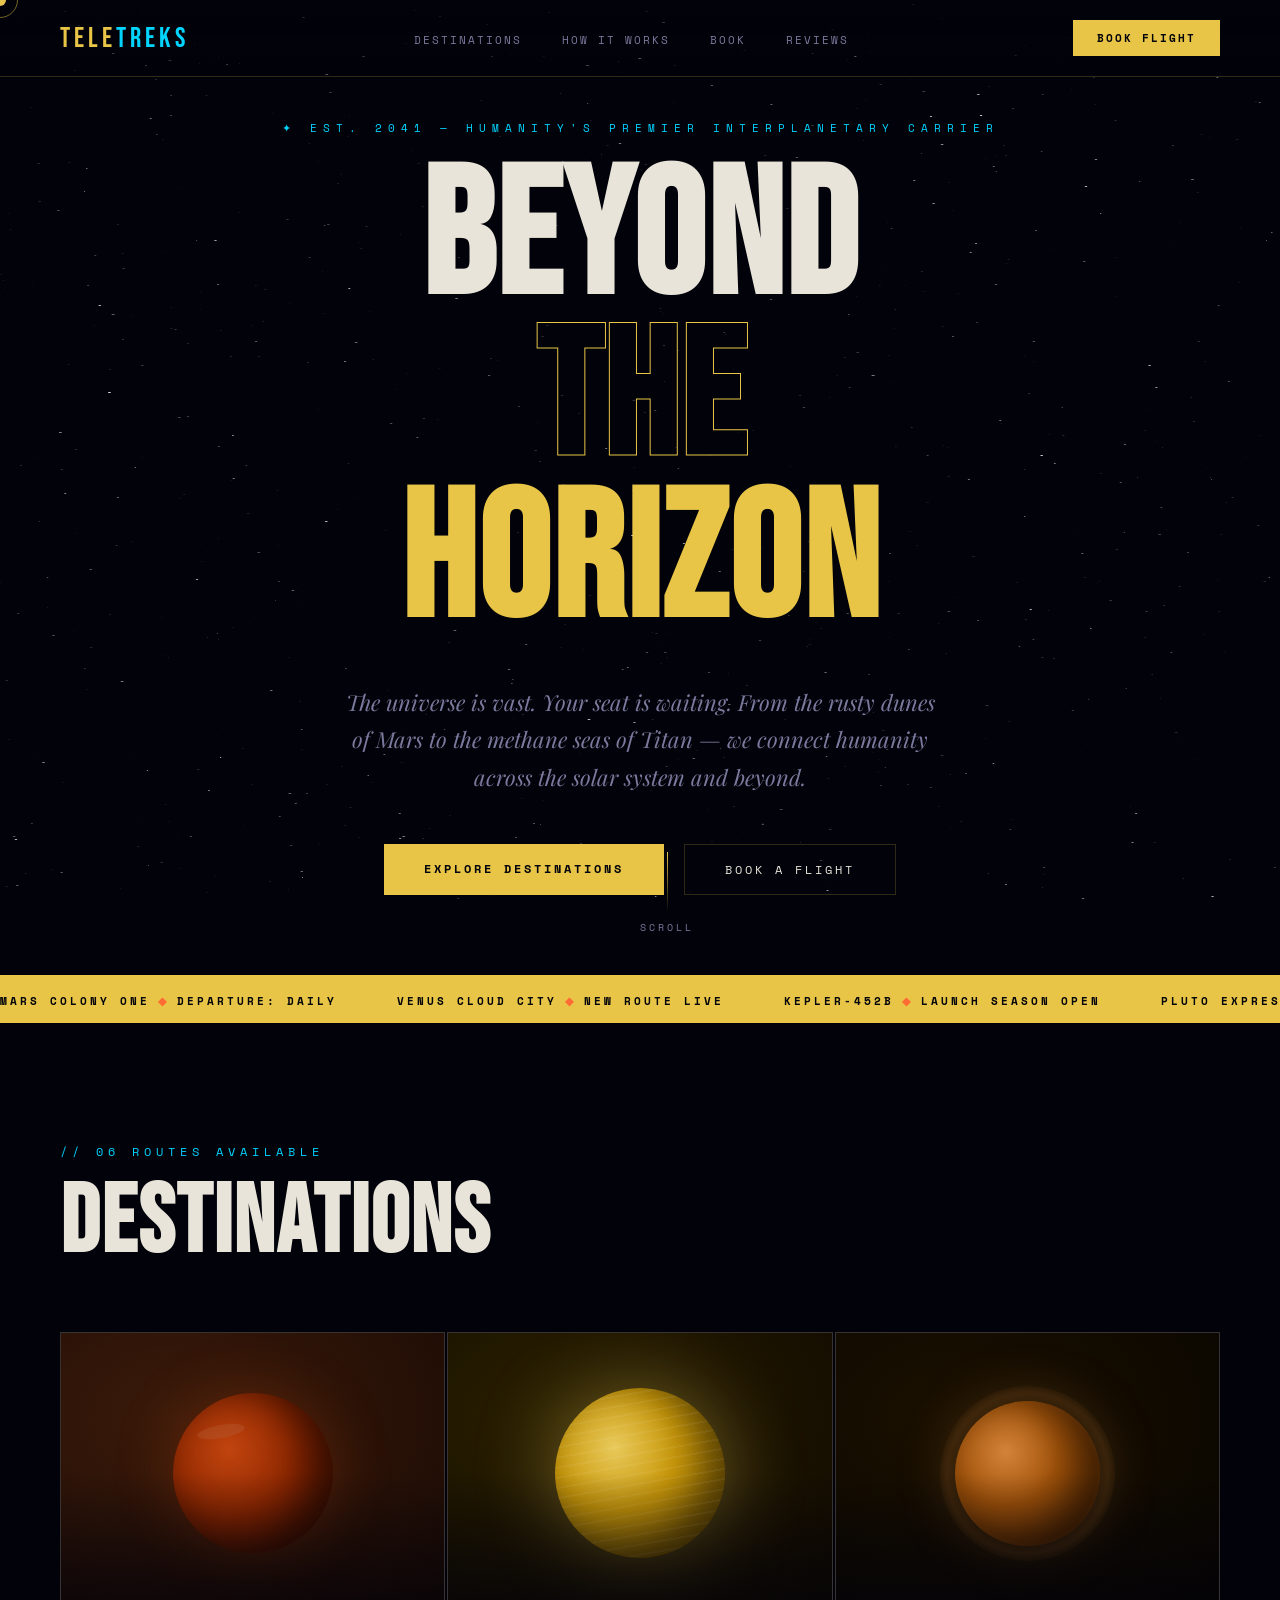
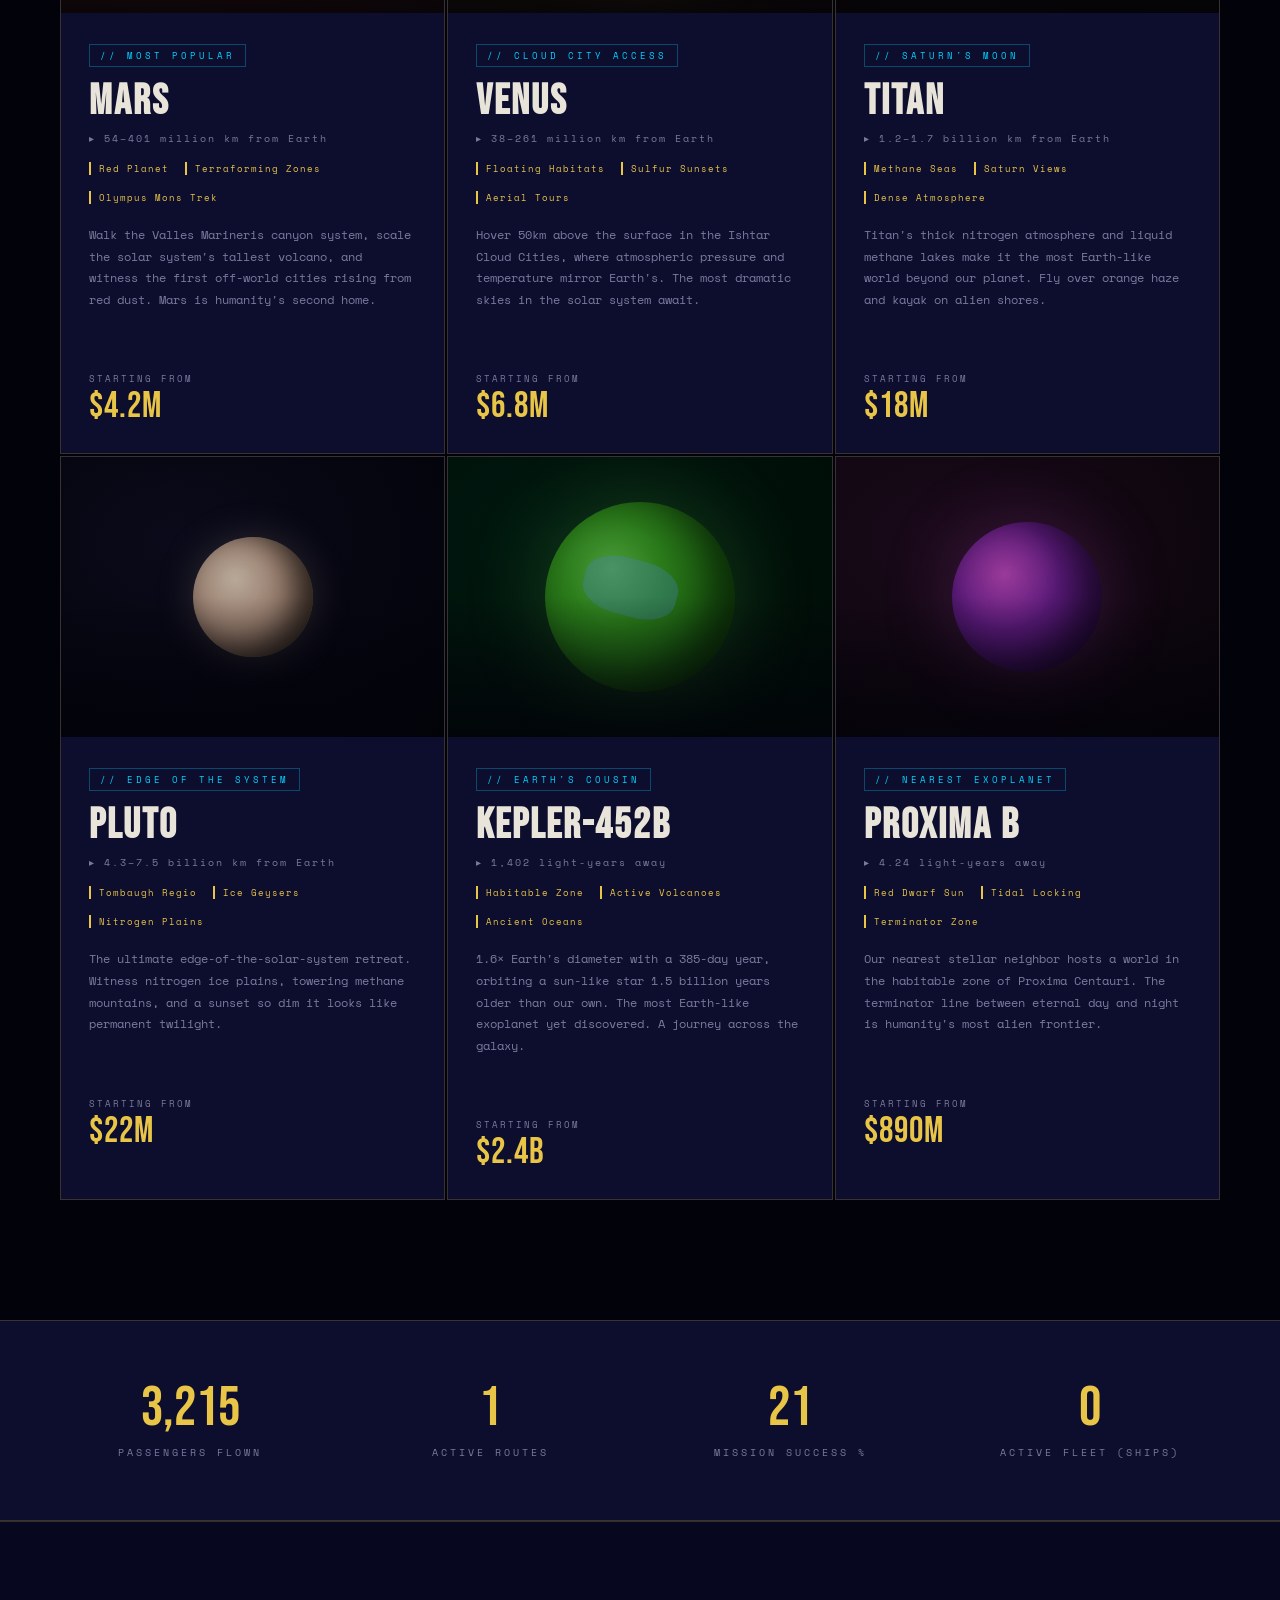
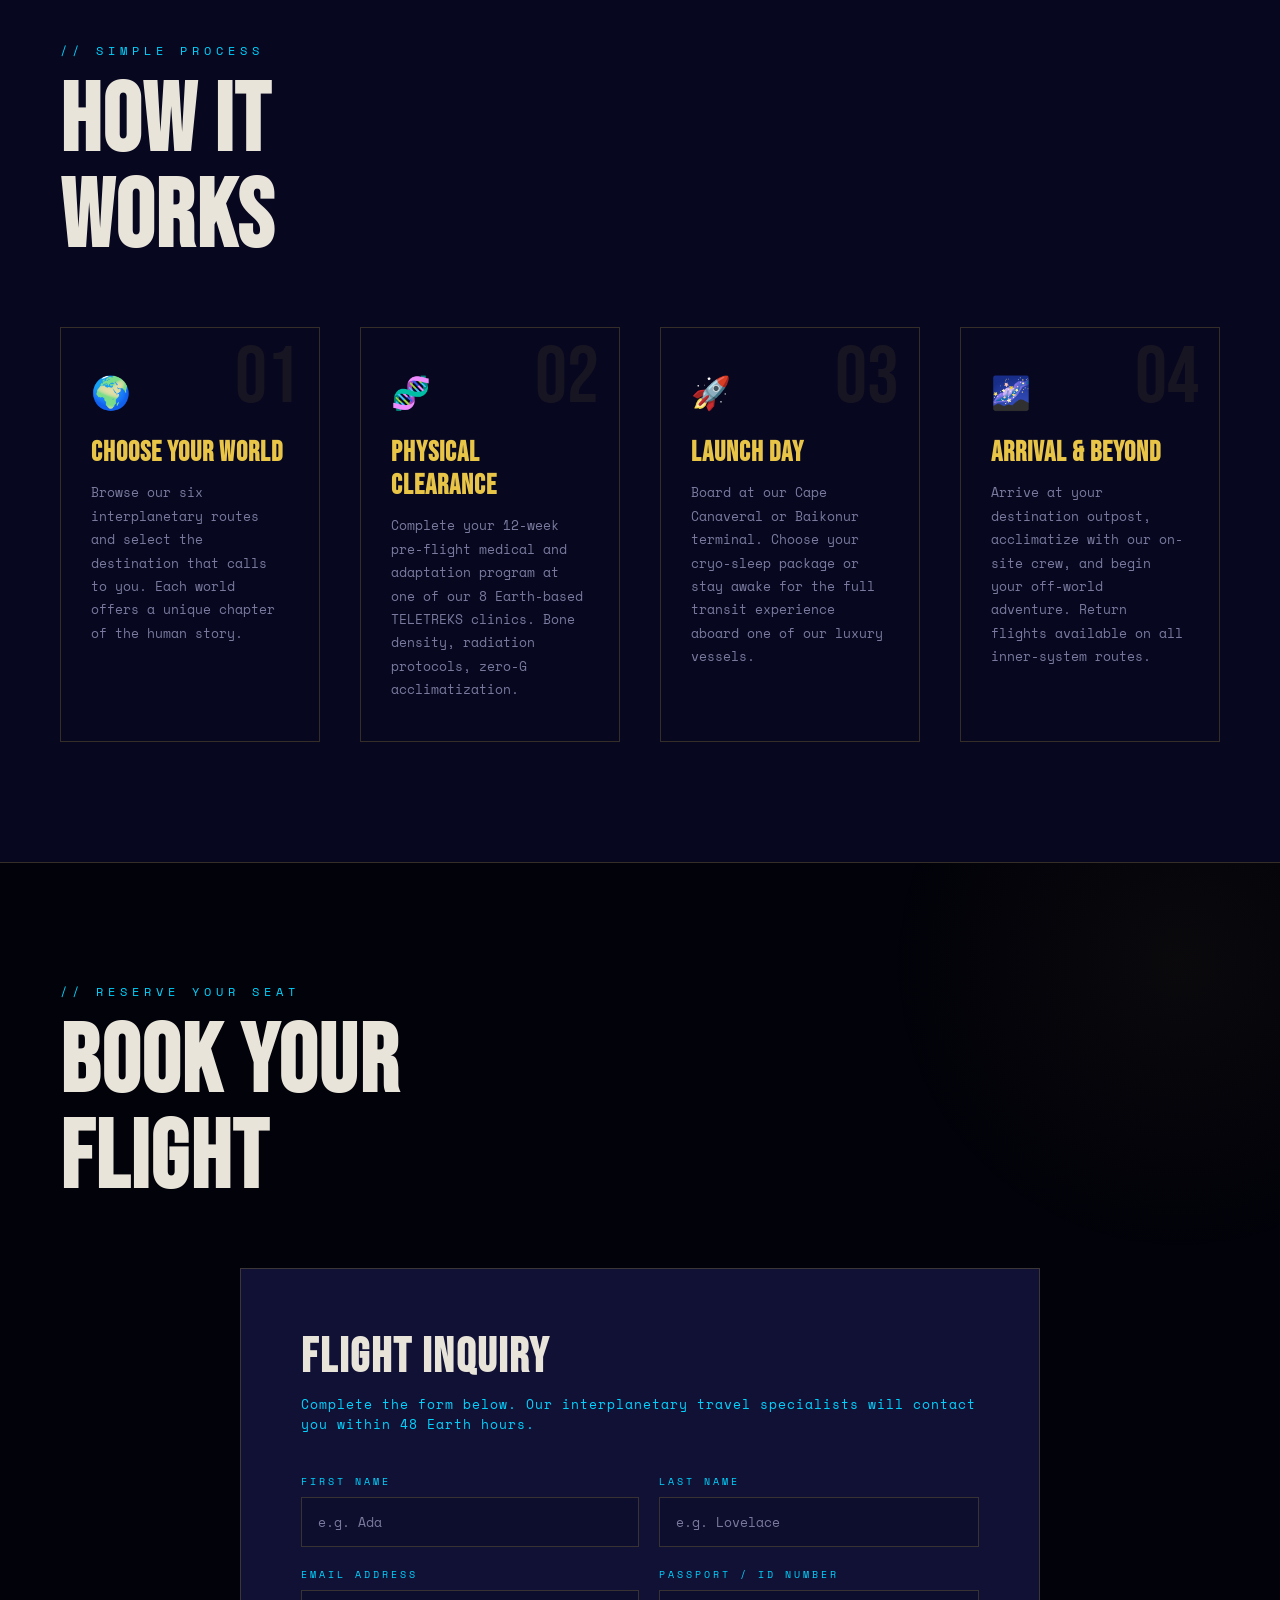
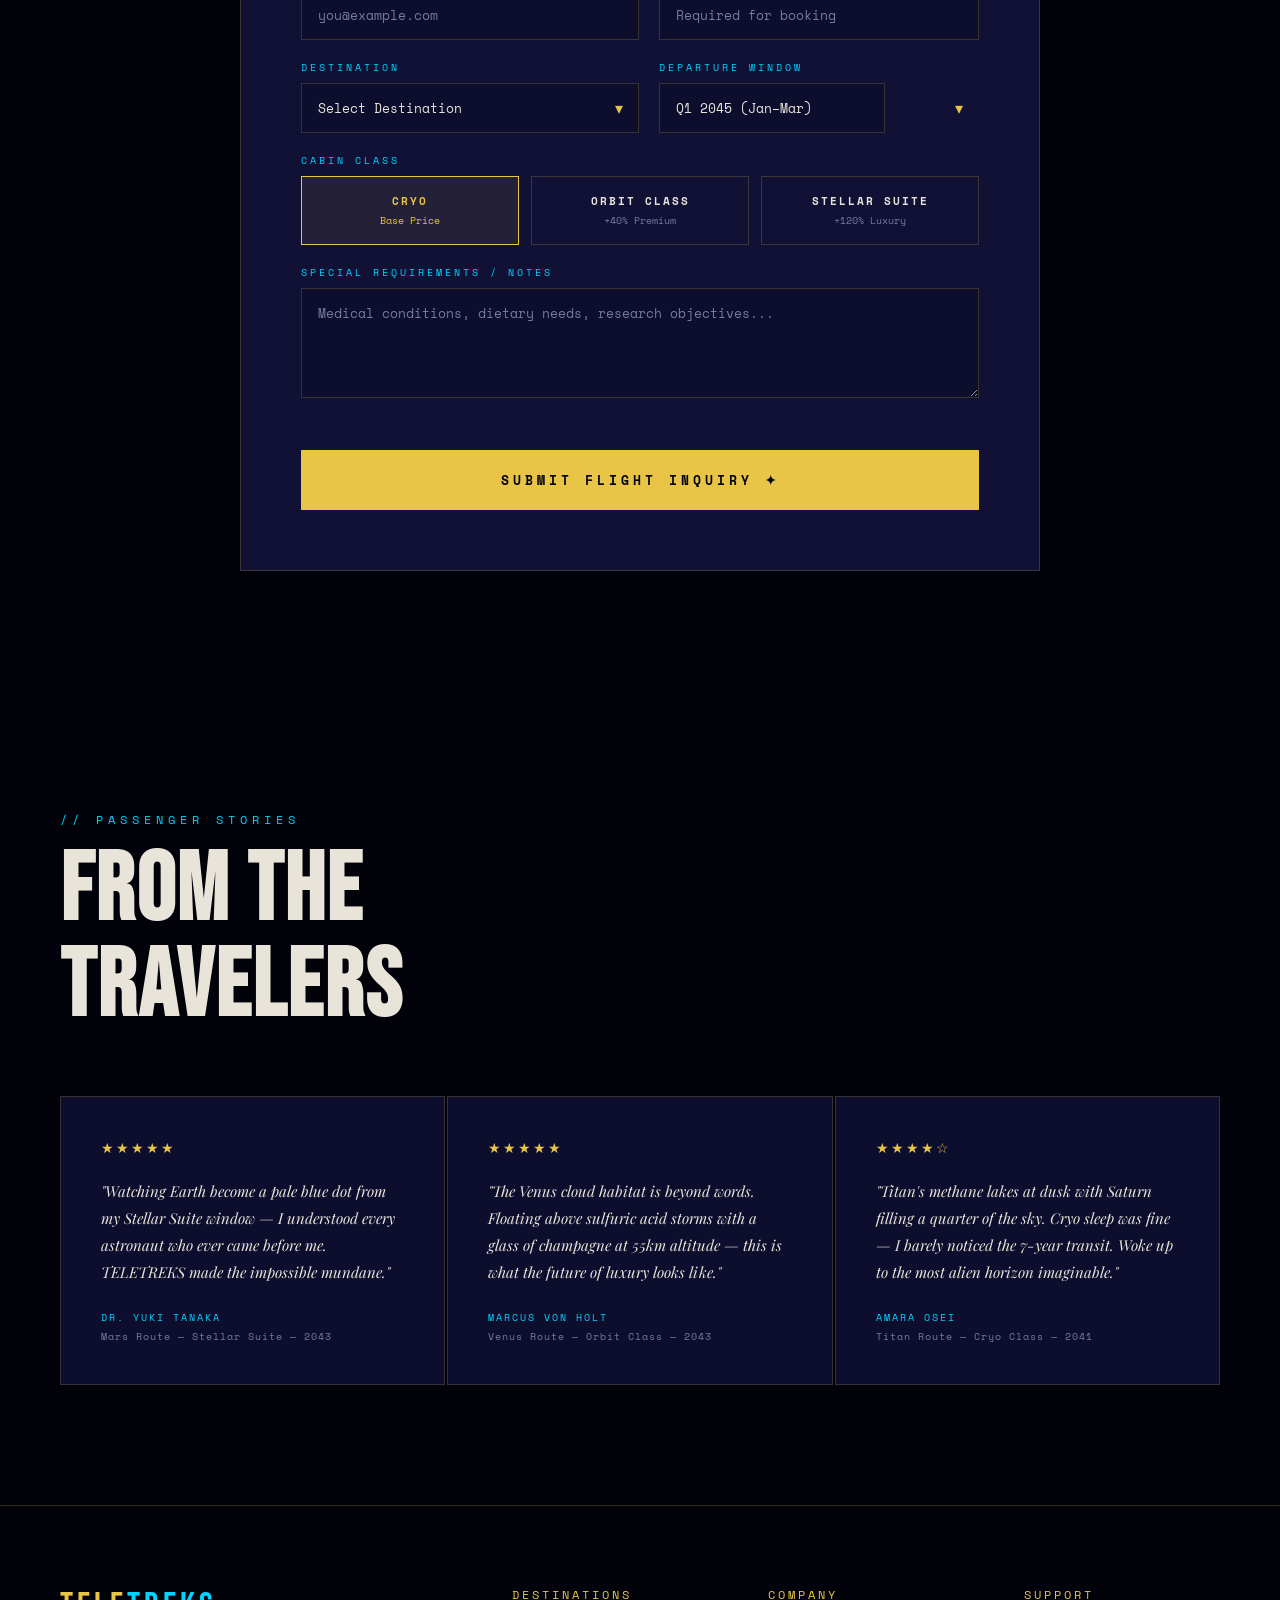
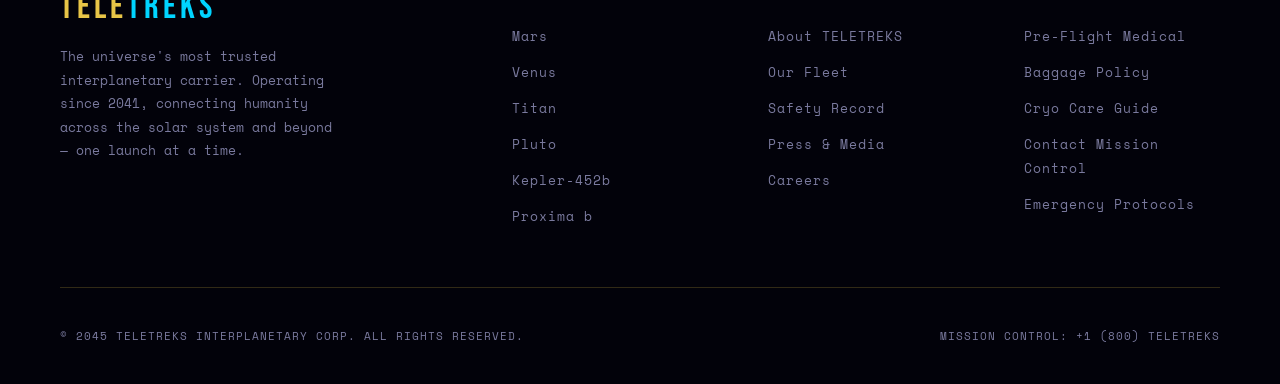
<file: docs/index.html>
<!DOCTYPE html>
<html lang="en">
<head>
<meta charset="UTF-8">
<meta name="viewport" content="width=device-width, initial-scale=1.0">
<title>TELETREKS — Interplanetary Travel</title>
<link rel="preconnect" href="https://fonts.googleapis.com">
<link href="https://fonts.googleapis.com/css2?family=Bebas+Neue&family=Space+Mono:ital,wght@0,400;0,700;1,400&family=Playfair+Display:ital,wght@0,400;1,600&display=swap" rel="stylesheet">
<link rel="stylesheet" href="css/pages.css">
</head>
<body>

<div class="cursor" id="cursor"></div>
<div class="cursor-ring" id="cursorRing"></div>

<canvas class="stars-canvas" id="starsCanvas"></canvas>

<!-- NAV -->
<nav>
  <a href="index.html" class="nav-logo">TELE<span>TREKS</span></a>
  <ul class="nav-links">
    <li><a href="#destinations">Destinations</a></li>
    <li><a href="#how">How It Works</a></li>
    <li><a href="#book">Book</a></li>
    <li><a href="#testimonials">Reviews</a></li>
  </ul>
  <button class="nav-cta" onclick="document.getElementById('book').scrollIntoView({behavior:'smooth'})">Book Flight</button>
</nav>

<!-- HERO -->
<section class="hero">
  <p class="hero-eyebrow">✦ Est. 2041 — Humanity's Premier Interplanetary Carrier</p>
  <h1 class="hero-title">
    <span class="line1">BEYOND</span>
    <span class="line2">THE</span>
    <span class="line3">HORIZON</span>
  </h1>
  <p class="hero-sub">The universe is vast. Your seat is waiting. From the rusty dunes of Mars to the methane seas of Titan — we connect humanity across the solar system and beyond.</p>
  <div class="hero-buttons">
    <a href="#destinations" class="btn-primary">Explore Destinations</a>
    <a href="#book" class="btn-outline">Book a Flight</a>
  </div>
  <div class="hero-scroll">
    <div class="scroll-line"></div>
    <span>Scroll</span>
  </div>
</section>

<!-- TICKER -->
<div class="ticker">
  <div class="ticker-inner" id="ticker">
    <span class="ticker-item">MARS COLONY ONE<span class="ticker-dot">◆</span>DEPARTURE: DAILY</span>
    <span class="ticker-item">VENUS CLOUD CITY<span class="ticker-dot">◆</span>NEW ROUTE LIVE</span>
    <span class="ticker-item">KEPLER-452B<span class="ticker-dot">◆</span>LAUNCH SEASON OPEN</span>
    <span class="ticker-item">PLUTO EXPRESS<span class="ticker-dot">◆</span>WINTER SPECIALS</span>
    <span class="ticker-item">TITAN METHANE TOURS<span class="ticker-dot">◆</span>LIMITED SEATS</span>
    <span class="ticker-item">PROXIMA CENTAURI B<span class="ticker-dot">◆</span>2047 BOOKINGS</span>
    <span class="ticker-item">MARS COLONY ONE<span class="ticker-dot">◆</span>DEPARTURE: DAILY</span>
    <span class="ticker-item">VENUS CLOUD CITY<span class="ticker-dot">◆</span>NEW ROUTE LIVE</span>
    <span class="ticker-item">KEPLER-452B<span class="ticker-dot">◆</span>LAUNCH SEASON OPEN</span>
    <span class="ticker-item">PLUTO EXPRESS<span class="ticker-dot">◆</span>WINTER SPECIALS</span>
    <span class="ticker-item">TITAN METHANE TOURS<span class="ticker-dot">◆</span>LIMITED SEATS</span>
    <span class="ticker-item">PROXIMA CENTAURI B<span class="ticker-dot">◆</span>2047 BOOKINGS</span>
  </div>
</div>

<!-- DESTINATIONS -->
<section class="section" id="destinations">
  <p class="section-label">// 06 Routes Available</p>
  <h2 class="section-title">DESTINATIONS</h2>
  <div class="destinations-grid">

    <!-- MARS -->
    <div class="dest-card mars" data-planet="Mars" data-price="$4,200,000" data-travel="6–9 months" data-class="Economy">
      <div class="dest-visual">
        <div class="planet-sphere"></div>
        <div class="dest-overlay"></div>
      </div>
      <div class="dest-content">
        <span class="dest-tag">// Most Popular</span>
        <h3 class="dest-name">Mars</h3>
        <p class="dest-distance">▸ 54–401 million km from Earth</p>
        <div class="dest-features">
          <span class="dest-feat">Red Planet</span>
          <span class="dest-feat">Terraforming Zones</span>
          <span class="dest-feat">Olympus Mons Trek</span>
        </div>
        <p class="dest-desc">Walk the Valles Marineris canyon system, scale the solar system's tallest volcano, and witness the first off-world cities rising from red dust. Mars is humanity's second home.</p>
        <div class="dest-price-row">
          <div>
            <p class="dest-price-label">Starting From</p>
            <p class="dest-price">$4.2M</p>
          </div>
          <div class="dest-actions">
            <button type="button" class="dest-guide" onclick="event.stopPropagation(); openDestGuide('mars')">Field Guide</button>
            <button class="dest-buy" onclick="event.stopPropagation(); openModal('Mars', '$4,200,000', '6–9 months', 'Valles Marineris Gateway')">Book Now</button>
          </div>
        </div>
      </div>
    </div>

    <!-- VENUS -->
    <div class="dest-card venus" data-planet="Venus" data-price="$6,800,000" data-travel="3–4 months" data-class="Economy">
      <div class="dest-visual">
        <div class="planet-sphere"></div>
        <div class="dest-overlay"></div>
      </div>
      <div class="dest-content">
        <span class="dest-tag">// Cloud City Access</span>
        <h3 class="dest-name">Venus</h3>
        <p class="dest-distance">▸ 38–261 million km from Earth</p>
        <div class="dest-features">
          <span class="dest-feat">Floating Habitats</span>
          <span class="dest-feat">Sulfur Sunsets</span>
          <span class="dest-feat">Aerial Tours</span>
        </div>
        <p class="dest-desc">Hover 50km above the surface in the Ishtar Cloud Cities, where atmospheric pressure and temperature mirror Earth's. The most dramatic skies in the solar system await.</p>
        <div class="dest-price-row">
          <div>
            <p class="dest-price-label">Starting From</p>
            <p class="dest-price">$6.8M</p>
          </div>
          <div class="dest-actions">
            <button type="button" class="dest-guide" onclick="event.stopPropagation(); openDestGuide('venus')">Field Guide</button>
            <button class="dest-buy" onclick="event.stopPropagation(); openModal('Venus', '$6,800,000', '3–4 months', 'Ishtar Cloud City Terminal')">Book Now</button>
          </div>
        </div>
      </div>
    </div>

    <!-- TITAN -->
    <div class="dest-card titan" data-planet="Titan">
      <div class="dest-visual">
        <div class="planet-sphere"></div>
        <div class="dest-overlay"></div>
      </div>
      <div class="dest-content">
        <span class="dest-tag">// Saturn's Moon</span>
        <h3 class="dest-name">Titan</h3>
        <p class="dest-distance">▸ 1.2–1.7 billion km from Earth</p>
        <div class="dest-features">
          <span class="dest-feat">Methane Seas</span>
          <span class="dest-feat">Saturn Views</span>
          <span class="dest-feat">Dense Atmosphere</span>
        </div>
        <p class="dest-desc">Titan's thick nitrogen atmosphere and liquid methane lakes make it the most Earth-like world beyond our planet. Fly over orange haze and kayak on alien shores.</p>
        <div class="dest-price-row">
          <div>
            <p class="dest-price-label">Starting From</p>
            <p class="dest-price">$18M</p>
          </div>
          <div class="dest-actions">
            <button type="button" class="dest-guide" onclick="event.stopPropagation(); openDestGuide('titan')">Field Guide</button>
            <button class="dest-buy" onclick="event.stopPropagation(); openModal('Titan', '$18,000,000', '7 years', 'Kraken Mare Station')">Book Now</button>
          </div>
        </div>
      </div>
    </div>

    <!-- PLUTO -->
    <div class="dest-card pluto" data-planet="Pluto">
      <div class="dest-visual">
        <div class="planet-sphere"></div>
        <div class="dest-overlay"></div>
      </div>
      <div class="dest-content">
        <span class="dest-tag">// Edge of the System</span>
        <h3 class="dest-name">Pluto</h3>
        <p class="dest-distance">▸ 4.3–7.5 billion km from Earth</p>
        <div class="dest-features">
          <span class="dest-feat">Tombaugh Regio</span>
          <span class="dest-feat">Ice Geysers</span>
          <span class="dest-feat">Nitrogen Plains</span>
        </div>
        <p class="dest-desc">The ultimate edge-of-the-solar-system retreat. Witness nitrogen ice plains, towering methane mountains, and a sunset so dim it looks like permanent twilight.</p>
        <div class="dest-price-row">
          <div>
            <p class="dest-price-label">Starting From</p>
            <p class="dest-price">$22M</p>
          </div>
          <div class="dest-actions">
            <button type="button" class="dest-guide" onclick="event.stopPropagation(); openDestGuide('pluto')">Field Guide</button>
            <button class="dest-buy" onclick="event.stopPropagation(); openModal('Pluto', '$22,000,000', '9–12 years', 'Sputnik Planitia Base')">Book Now</button>
          </div>
        </div>
      </div>
    </div>

    <!-- KEPLER-452b -->
    <div class="dest-card kepler" data-planet="Kepler-452b">
      <div class="dest-visual">
        <div class="planet-sphere"></div>
        <div class="dest-overlay"></div>
      </div>
      <div class="dest-content">
        <span class="dest-tag">// Earth's Cousin</span>
        <h3 class="dest-name">Kepler-452b</h3>
        <p class="dest-distance">▸ 1,402 light-years away</p>
        <div class="dest-features">
          <span class="dest-feat">Habitable Zone</span>
          <span class="dest-feat">Active Volcanoes</span>
          <span class="dest-feat">Ancient Oceans</span>
        </div>
        <p class="dest-desc">1.6× Earth's diameter with a 385-day year, orbiting a sun-like star 1.5 billion years older than our own. The most Earth-like exoplanet yet discovered. A journey across the galaxy.</p>
        <div class="dest-price-row">
          <div>
            <p class="dest-price-label">Starting From</p>
            <p class="dest-price">$2.4B</p>
          </div>
          <div class="dest-actions">
            <button type="button" class="dest-guide" onclick="event.stopPropagation(); openDestGuide('kepler')">Field Guide</button>
            <button class="dest-buy" onclick="event.stopPropagation(); openModal('Kepler-452b', '$2,400,000,000', 'Generational voyage', 'Kepler Orbital Gateway')">Book Now</button>
          </div>
        </div>
      </div>
    </div>

    <!-- PROXIMA CENTAURI b -->
    <div class="dest-card proxima" data-planet="Proxima b">
      <div class="dest-visual">
        <div class="planet-sphere"></div>
        <div class="dest-overlay"></div>
      </div>
      <div class="dest-content">
        <span class="dest-tag">// Nearest Exoplanet</span>
        <h3 class="dest-name">Proxima b</h3>
        <p class="dest-distance">▸ 4.24 light-years away</p>
        <div class="dest-features">
          <span class="dest-feat">Red Dwarf Sun</span>
          <span class="dest-feat">Tidal Locking</span>
          <span class="dest-feat">Terminator Zone</span>
        </div>
        <p class="dest-desc">Our nearest stellar neighbor hosts a world in the habitable zone of Proxima Centauri. The terminator line between eternal day and night is humanity's most alien frontier.</p>
        <div class="dest-price-row">
          <div>
            <p class="dest-price-label">Starting From</p>
            <p class="dest-price">$890M</p>
          </div>
          <div class="dest-actions">
            <button type="button" class="dest-guide" onclick="event.stopPropagation(); openDestGuide('proxima')">Field Guide</button>
            <button class="dest-buy" onclick="event.stopPropagation(); openModal('Proxima Centauri b', '$890,000,000', '~20 years (light sail)', 'Alpha Centauri Waypoint')">Book Now</button>
          </div>
        </div>
      </div>
    </div>

  </div>
</section>

<!-- STATS -->
<div class="stats-bar">
  <div>
    <div class="stat-num" data-count="14840">0</div>
    <p class="stat-label">Passengers Flown</p>
  </div>
  <div>
    <div class="stat-num" data-count="6">0</div>
    <p class="stat-label">Active Routes</p>
  </div>
  <div>
    <div class="stat-num" data-count="99">0</div>
    <p class="stat-label">Mission Success %</p>
  </div>
  <div>
    <div class="stat-num" data-count="3">0</div>
    <p class="stat-label">Active Fleet (Ships)</p>
  </div>
</div>

<!-- HOW IT WORKS -->
<section class="section how-section" id="how">
  <p class="section-label">// Simple Process</p>
  <h2 class="section-title">HOW IT<br>WORKS</h2>
  <div class="steps-grid">
    <div class="step">
      <div class="step-num">01</div>
      <div class="step-icon">🌍</div>
      <h3 class="step-title">Choose Your World</h3>
      <p class="step-desc">Browse our six interplanetary routes and select the destination that calls to you. Each world offers a unique chapter of the human story.</p>
    </div>
    <div class="step">
      <div class="step-num">02</div>
      <div class="step-icon">🧬</div>
      <h3 class="step-title">Physical Clearance</h3>
      <p class="step-desc">Complete your 12-week pre-flight medical and adaptation program at one of our 8 Earth-based TELETREKS clinics. Bone density, radiation protocols, zero-G acclimatization.</p>
    </div>
    <div class="step">
      <div class="step-num">03</div>
      <div class="step-icon">🚀</div>
      <h3 class="step-title">Launch Day</h3>
      <p class="step-desc">Board at our Cape Canaveral or Baikonur terminal. Choose your cryo-sleep package or stay awake for the full transit experience aboard one of our luxury vessels.</p>
    </div>
    <div class="step">
      <div class="step-num">04</div>
      <div class="step-icon">🌌</div>
      <h3 class="step-title">Arrival & Beyond</h3>
      <p class="step-desc">Arrive at your destination outpost, acclimatize with our on-site crew, and begin your off-world adventure. Return flights available on all inner-system routes.</p>
    </div>
  </div>
</section>

<!-- BOOKING FORM -->
<section class="section booking-section" id="book">
  <p class="section-label">// Reserve Your Seat</p>
  <h2 class="section-title">BOOK YOUR<br>FLIGHT</h2>

  <div class="booking-form">
    <h3 class="form-title">FLIGHT INQUIRY</h3>
    <p class="form-sub">Complete the form below. Our interplanetary travel specialists will contact you within 48 Earth hours.</p>

    <div class="form-grid">
      <div class="form-group">
        <label class="form-label">First Name</label>
        <input class="form-input" type="text" placeholder="e.g. Ada">
      </div>
      <div class="form-group">
        <label class="form-label">Last Name</label>
        <input class="form-input" type="text" placeholder="e.g. Lovelace">
      </div>
      <div class="form-group">
        <label class="form-label">Email Address</label>
        <input class="form-input" type="email" placeholder="you@example.com">
      </div>
      <div class="form-group">
        <label class="form-label">Passport / ID Number</label>
        <input class="form-input" type="text" placeholder="Required for booking">
      </div>
      <div class="form-group">
        <label class="form-label">Destination</label>
        <div class="form-select-wrap">
          <select class="form-select">
            <option value="">Select Destination</option>
            <option>Mars — From $4,200,000</option>
            <option>Venus (Cloud City) — From $6,800,000</option>
            <option>Titan — From $18,000,000</option>
            <option>Pluto — From $22,000,000</option>
            <option>Kepler-452b — From $2,400,000,000</option>
            <option>Proxima Centauri b — From $890,000,000</option>
          </select>
        </div>
      </div>
      <div class="form-group">
        <label class="form-label">Departure Window</label>
        <div class="form-select-wrap">
          <select class="form-select">
            <option>Q1 2045 (Jan–Mar)</option>
            <option>Q2 2045 (Apr–Jun)</option>
            <option>Q3 2045 (Jul–Sep)</option>
            <option>Q4 2045 (Oct–Dec)</option>
            <option>2046 (Flexible)</option>
            <option>2047+ (Long-haul Routes)</option>
          </select>
        </div>
      </div>
      <div class="form-group full">
        <label class="form-label">Cabin Class</label>
        <div class="cabin-options">
          <div class="cabin-opt">
            <input type="radio" name="cabin" id="eco" value="eco" checked>
            <label class="cabin-label" for="eco">
              <p class="cabin-name">Cryo</p>
              <p class="cabin-price">Base Price</p>
            </label>
          </div>
          <div class="cabin-opt">
            <input type="radio" name="cabin" id="biz" value="biz">
            <label class="cabin-label" for="biz">
              <p class="cabin-name">Orbit Class</p>
              <p class="cabin-price">+40% Premium</p>
            </label>
          </div>
          <div class="cabin-opt">
            <input type="radio" name="cabin" id="lux" value="lux">
            <label class="cabin-label" for="lux">
              <p class="cabin-name">Stellar Suite</p>
              <p class="cabin-price">+120% Luxury</p>
            </label>
          </div>
        </div>
      </div>
      <div class="form-group full">
        <label class="form-label">Special Requirements / Notes</label>
        <textarea class="form-input" rows="4" placeholder="Medical conditions, dietary needs, research objectives..." style="resize: vertical;"></textarea>
      </div>
    </div>
    <button class="form-btn" onclick="openModal('Your Destination', 'TBD', 'TBD', 'TBD')">Submit Flight Inquiry ✦</button>
  </div>
</section>

<!-- TESTIMONIALS -->
<section class="section testimonials" id="testimonials">
  <p class="section-label">// Passenger Stories</p>
  <h2 class="section-title">FROM THE<br>TRAVELERS</h2>
  <div class="testi-grid">
    <div class="testi-card">
      <div class="testi-stars">★★★★★</div>
      <p class="testi-quote">"Watching Earth become a pale blue dot from my Stellar Suite window — I understood every astronaut who ever came before me. TELETREKS made the impossible mundane."</p>
      <p class="testi-author">Dr. Yuki Tanaka</p>
      <p class="testi-dest">Mars Route — Stellar Suite — 2043</p>
    </div>
    <div class="testi-card">
      <div class="testi-stars">★★★★★</div>
      <p class="testi-quote">"The Venus cloud habitat is beyond words. Floating above sulfuric acid storms with a glass of champagne at 55km altitude — this is what the future of luxury looks like."</p>
      <p class="testi-author">Marcus Von Holt</p>
      <p class="testi-dest">Venus Route — Orbit Class — 2043</p>
    </div>
    <div class="testi-card">
      <div class="testi-stars">★★★★☆</div>
      <p class="testi-quote">"Titan's methane lakes at dusk with Saturn filling a quarter of the sky. Cryo sleep was fine — I barely noticed the 7-year transit. Woke up to the most alien horizon imaginable."</p>
      <p class="testi-author">Amara Osei</p>
      <p class="testi-dest">Titan Route — Cryo Class — 2041</p>
    </div>
  </div>
</section>

<!-- FOOTER -->
<footer>
  <div class="footer-top">
    <div>
      <a href="index.html" class="footer-logo-link"><div class="footer-logo">TELE<span>TREKS</span></div></a>
      <p class="footer-desc">The universe's most trusted interplanetary carrier. Operating since 2041, connecting humanity across the solar system and beyond — one launch at a time.</p>
    </div>
    <div>
      <p class="footer-col-title">Destinations</p>
      <ul class="footer-links">
        <li><a href="#destinations">Mars</a></li>
        <li><a href="#destinations">Venus</a></li>
        <li><a href="#destinations">Titan</a></li>
        <li><a href="#destinations">Pluto</a></li>
        <li><a href="#destinations">Kepler-452b</a></li>
        <li><a href="#destinations">Proxima b</a></li>
      </ul>
    </div>
    <div>
      <p class="footer-col-title">Company</p>
      <ul class="footer-links">
        <li><a href="about.html">About TELETREKS</a></li>
        <li><a href="fleet.html">Our Fleet</a></li>
        <li><a href="safety.html">Safety Record</a></li>
        <li><a href="press.html">Press &amp; Media</a></li>
        <li><a href="careers.html">Careers</a></li>
      </ul>
    </div>
    <div>
      <p class="footer-col-title">Support</p>
      <ul class="footer-links">
        <li><a href="preflight-medical.html">Pre-Flight Medical</a></li>
        <li><a href="baggage.html">Baggage Policy</a></li>
        <li><a href="cryo-care.html">Cryo Care Guide</a></li>
        <li><a href="contact.html">Contact Mission Control</a></li>
        <li><a href="emergency.html">Emergency Protocols</a></li>
      </ul>
    </div>
  </div>
  <div class="footer-bottom">
    <span>© 2045 TELETREKS INTERPLANETARY CORP. ALL RIGHTS RESERVED.</span>
    <span>MISSION CONTROL: +1 (800) TELETREKS</span>
  </div>
</footer>

<!-- MODAL -->
<div class="modal-overlay" id="modalOverlay">
  <div class="modal">
    <button class="modal-close" onclick="closeModal()">✕</button>
    <div class="modal-icon">🚀</div>
    <h2 class="modal-title">INQUIRY SENT</h2>
    <p class="modal-body">Your interplanetary flight inquiry has been received. Our specialists will reach out within 48 Earth hours to finalize your booking and begin pre-flight protocols.</p>
    <div class="modal-detail" id="modalDetail"></div>
    <button class="modal-confirm" onclick="closeModal()">Confirmed — Return to Site ✦</button>
  </div>
</div>

<!-- DESTINATION FIELD GUIDE -->
<div class="guide-overlay" id="guideOverlay" role="dialog" aria-modal="true" aria-labelledby="guideTitleText">
  <div class="guide-modal">
    <button type="button" class="guide-close" onclick="closeDestGuide()" aria-label="Close field guide">✕</button>
    <div class="guide-header">
      <span class="guide-icon" id="guideIcon" aria-hidden="true"></span>
      <h2 class="guide-modal-title" id="guideTitleText"></h2>
      <p class="guide-sub" id="guideSub"></p>
    </div>
    <div class="guide-scroll" id="guideScroll"></div>
  </div>
</div>

<script>
  // Custom Cursor
  const cursor = document.getElementById('cursor');
  const cursorRing = document.getElementById('cursorRing');
  document.addEventListener('mousemove', (e) => {
    cursor.style.left = e.clientX + 'px';
    cursor.style.top = e.clientY + 'px';
    setTimeout(() => {
      cursorRing.style.left = e.clientX + 'px';
      cursorRing.style.top = e.clientY + 'px';
    }, 80);
  });
  document.querySelectorAll('button, a, input, select, textarea, .dest-card').forEach(el => {
    el.addEventListener('mouseenter', () => {
      cursor.style.width = '20px';
      cursor.style.height = '20px';
      cursorRing.style.width = '50px';
      cursorRing.style.height = '50px';
    });
    el.addEventListener('mouseleave', () => {
      cursor.style.width = '12px';
      cursor.style.height = '12px';
      cursorRing.style.width = '36px';
      cursorRing.style.height = '36px';
    });
  });

  // Stars Canvas
  const canvas = document.getElementById('starsCanvas');
  const ctx = canvas.getContext('2d');
  let stars = [];

  function resizeCanvas() {
    canvas.width = window.innerWidth;
    canvas.height = document.body.scrollHeight;
    initStars();
  }

  function initStars() {
    stars = [];
    const count = Math.floor((canvas.width * canvas.height) / 3000);
    for (let i = 0; i < count; i++) {
      stars.push({
        x: Math.random() * canvas.width,
        y: Math.random() * canvas.height,
        r: Math.random() * 1.5,
        o: Math.random(),
        speed: Math.random() * 0.5 + 0.1,
        phase: Math.random() * Math.PI * 2
      });
    }
    drawStars();
  }

  function drawStars() {
    ctx.clearRect(0, 0, canvas.width, canvas.height);
    const t = Date.now() / 1000;
    stars.forEach(s => {
      const opacity = 0.3 + 0.7 * (0.5 + 0.5 * Math.sin(t * s.speed + s.phase));
      ctx.beginPath();
      ctx.arc(s.x, s.y, s.r, 0, Math.PI * 2);
      ctx.fillStyle = `rgba(255,255,255,${opacity * s.o})`;
      ctx.fill();
    });
    requestAnimationFrame(drawStars);
  }

  window.addEventListener('resize', resizeCanvas);
  resizeCanvas();

  // Counter animation
  function animateCount(el) {
    const target = parseInt(el.dataset.count);
    const suffix = el.dataset.count > 999 ? '' : '';
    let current = 0;
    const step = target / 60;
    const timer = setInterval(() => {
      current = Math.min(current + step, target);
      el.textContent = Math.floor(current).toLocaleString();
      if (current >= target) {
        el.textContent = target.toLocaleString();
        clearInterval(timer);
      }
    }, 25);
  }

  const observer = new IntersectionObserver((entries) => {
    entries.forEach(e => {
      if (e.isIntersecting) {
        animateCount(e.target);
        observer.unobserve(e.target);
      }
    });
  }, { threshold: 0.5 });
  document.querySelectorAll('[data-count]').forEach(el => observer.observe(el));

  // Modal
  function openModal(planet, price, duration, terminal) {
    closeDestGuide();
    const detail = document.getElementById('modalDetail');
    detail.innerHTML = `
      <div class="modal-row"><span class="modal-row-label">Destination</span><span class="modal-row-val">${planet}</span></div>
      <div class="modal-row"><span class="modal-row-label">Base Price</span><span class="modal-row-val">${price}</span></div>
      <div class="modal-row"><span class="modal-row-label">Transit Time</span><span class="modal-row-val">${duration}</span></div>
      <div class="modal-row"><span class="modal-row-label">Arrival Terminal</span><span class="modal-row-val">${terminal}</span></div>
      <div class="modal-row"><span class="modal-row-label">Status</span><span class="modal-row-val" style="color:var(--accent3)">Inquiry Received ✓</span></div>
    `;
    document.getElementById('modalOverlay').classList.add('active');
  }

  function closeModal() {
    document.getElementById('modalOverlay').classList.remove('active');
  }

  document.getElementById('modalOverlay').addEventListener('click', (e) => {
    if (e.target === e.currentTarget) closeModal();
  });

  // Destination field guides (creative itineraries — TELETREKS lore)
  const DEST_GUIDES = {
    mars: {
      icon: '🔴',
      title: 'Mars',
      sub: 'Field Guide // Red Dust & Rising Cities',
      lead: 'Bring lip balm and humility. Mars does not care that you flew six months to stand on her rust. She will still steal your hat in a dust devil and make you love her for it.',
      sights: [
        { t: 'Valles Marineris Rim Walk', d: 'Earth\'s Grand Canyon could nap inside this crack. Sunrise paints the walls in layers of rose and rust — the original layered latte.' },
        { t: 'Olympus Mons Base Camp', d: 'So wide you cannot see the summit curve. The "summit" is less a peak than a mood. Bragging rights included; oxygen sold separately.' },
        { t: 'Phobos & Deimos Sky Hour', d: 'Two potato moons, wrong-way orbits, weirdly fast. Catch a double moonrise from any highland ridge; bring a tripod and a poet.' },
        { t: 'Terraforming Observation Decks', d: 'Glass domes where you watch algae blooms spread like optimistic mold. Humanity\'s slowest reality show — and you are in the audience.' }
      ],
      activities: [
        { t: 'Low-G Dune Parkour', d: 'Bounce between ancient ripple marks where no wave ever touched. Instructors insist you sign the waiver in cursive, on paper, like pioneers.' },
        { t: 'Dust Storm Jazz Night', d: 'Acoustic sets inside a pressure shell while the world outside goes apricot-opaque. The band tunes by vibration through the floor.' },
        { t: 'Rover Cosplay Relay', d: 'Teams dress as famous bots (Sojourner energy welcome). Winner gets a jar of genuine Martian fines — do not open indoors.' },
        { t: 'Terraforming Volunteer Shift', d: 'Half-day in a greenhouse dome: seeding, sensors, and earnest small talk with biologists who name every plant.' }
      ],
      quote: 'TELETREKS note: If you hear tapping on the hull during a storm, it is never ghosts. It is pebbles. Usually.'
    },
    venus: {
      icon: '☁️',
      title: 'Venus',
      sub: 'Field Guide // Fifty Kilometers Above Hell',
      lead: 'You are not landing on Venus; you are befriending her from a respectful altitude. Below is pressure-cooked poetry; beside you are gardens in balloons.',
      sights: [
        { t: 'Ishtar Cloud City Spine', d: 'A ribbon of habitats along the temperate belt — sky bridges, sulfur-tinted sunbeams, and the best "we live in a poem" selfies in the system.' },
        { t: 'Lightning Salon Decks', d: 'Venus throws electrical tantrums that would humble Earth. Watch from shielded lounges with cocktails named after deities nobody remembers.' },
        { t: 'Aerial Gondola Network', d: 'Silent tethers between aerostats. Below, nothing but heat; above, a butterscotch sky that never gets old.' },
        { t: 'Acid Haze Gallery', d: 'Artists project UV-reactive murals into the clouds. The planet collaborates by erasing them weekly. Impermanence as installation art.' }
      ],
      activities: [
        { t: 'Zipline Between Aerostats', d: 'Clip in, breathe normally, scream tastefully. Wind shear is part of the percussion section.' },
        { t: 'Sulfur Sunset Watercolor Class', d: 'Pigments behave strangely in filtered light. Instructors blame "Venus optimism." Results are always orange and always honest.' },
        { t: 'Thunder Sonnet Workshop', d: 'Write fourteen lines while lightning sketches your window. Rhyme schemes optional; awe mandatory.' },
        { t: 'Cloud-Harvest Tea Ceremony', d: 'Condensate from engineered collectors, steeped while the city sways. You will swear it tastes like static and courage.' }
      ],
      quote: 'Pack layers for the same temperature always. The drama is in the view, not the thermostat.'
    },
    titan: {
      icon: '🟠',
      title: 'Titan',
      sub: 'Field Guide // Orange Haze & Methane Shores',
      lead: 'Gravity whispers, the air is thick enough to hug you back, and Saturn hangs in the sky like a ringed deity who remembered your birthday. Welcome to the solar system\'s moodiest beach town.',
      sights: [
        { t: 'Kraken Mare Glass Walk', d: 'Stroll above liquid hydrocarbon seas that would rather be lakes. Reflections are slow and oily; your footsteps sound like a secret.' },
        { t: 'Saturn Gaze Points', d: 'Rings edge-on, then wide — a celestial wink on a ninety-day rhythm. Astronomers pretend not to cry.' },
        { t: 'Dune Labyrinth of Belet', d: 'Organic sand in long, patient waves. No water carved this; time and tides of chemistry did.' },
        { t: 'Cryovolcano Lookouts', d: 'Ice and patience erupting. Think of them as planet-scale aromatherapy, minus the liability waiver for awe.' }
      ],
      activities: [
        { t: 'Methane Kayak Sprint (Guided)', d: 'Paddles designed for fluids that are not water. Splashes do not wet you; they introduce you to new adjectives.' },
        { t: 'Haze-Filtered Choir', d: 'Sing in an atmosphere that eats high frequencies. Bass carries; sopranos become philosophy.' },
        { t: 'Tholin Sand Sculpture Contest', d: 'Build castles from sticky orange chemistry. Judges award "Most Likely to Outlive Humanity."' },
        { t: 'Acoustic Geology Walk', d: 'Tap a cliff; listen to ice sing back. Every formation is a percussion instrument if you are brave enough.' }
      ],
      quote: 'If someone offers you "fresh Titan air" in a bottle, it is a souvenir. Do not huff the souvenir.'
    },
    pluto: {
      icon: '❄️',
      title: 'Pluto',
      sub: 'Field Guide // The Edge of the Sun\'s Reach',
      lead: 'The Sun is a bright coin at this distance. Days are long, nights are deeper than philosophy, and the heart on the surface is not metaphor — it is nitrogen ice with opinions.',
      sights: [
        { t: 'Sputnik Planitia Stroll', d: 'Convective cells slowly churn like a sleeping brain. You walk on something alive, just on geological time — pack patience and very warm boots.' },
        { t: 'Tombaugh Regio Panorama', d: 'Light and dark meet in a cosmic Rorschach. Everyone sees something different; Pluto does not judge.' },
        { t: 'Ice Geyser Watch (Seasonal)', d: 'When the 248-year orbit wakes the volatiles, plumes stitch the sky. Bring cocoa; forget blinking.' },
        { t: 'Charon Mutual Rise', d: 'Binary worlds doing a slow dance. You are standing on one partner watching the other blush at the horizon.' }
      ],
      activities: [
        { t: 'Nitrogen Ice Sketching', d: 'Scratch drawings that sublime away by afternoon — the original ephemeral art residency.' },
        { t: 'Dim-Sun Photography Marathon', d: 'Light arrives like a polite suggestion. Long exposures, long thoughts, long silences nobody ruins.' },
        { t: 'Letter to the Sun Workshop', d: 'Write what you would say if photons took decades to deliver mail. Tear-jerker potential: astronomical.' },
        { t: 'Twilight Yoga on the Plains', d: 'Sunrise and sunset blur together. Poses are optional; wonder is default.' }
      ],
      quote: 'Pluto is not "demoted"; it is doing its own thing at the party\'s edge. Respect the introvert planet.'
    },
    kepler: {
      icon: '🌿',
      title: 'Kepler-452b',
      sub: 'Field Guide // Earth\'s Older Cousin, 1,402 Ly Away',
      lead: 'You did not take a weekend trip; you inherited a saga. This world is roomier than Earth, older than our Sun\'s midlife crisis, and still deciding what kind of story it wants to tell.',
      sights: [
        { t: 'Orbital Blue-Green Survey', d: 'From the gateway, continents read like unfinished drafts — clouds, oceans maybe, continents maybe. Every pass updates your imagination.' },
        { t: 'Super-Earth Horizon Math', d: 'Guides explain gravity with apples, then apologize because apples are heavier here. Walking feels earnest.' },
        { t: 'Stellar Garden Observation', d: 'Parent star is Sun-like but senior: steadier burn, subtler tantrums. Sunset colors feel familiar and haunted.' },
        { t: 'Generational Archive Galleries', d: 'Shipboard museums of the voyage out — quilts, journals, games invented in transit. History written in boredom and brilliance.' }
      ],
      activities: [
        { t: 'Cousin Earth Bingo', d: 'Spot clouds, coastlines, anything that rhymes with home. Shout "Bingo" carefully; sound carries oddly in excursion pods.' },
        { t: 'Intergenerational Story Circle', d: 'Grandparents, parents, kids — swap chapters of the crossing. Someone always cries during the cryo-sleep lullabies episode.' },
        { t: 'Speculative Ecology Hike', d: 'Biologists pitch three plausible ecosystems; you vote with stickers. Science has never been this democratic or this chaotic.' },
        { t: 'Long-Orbit Journaling Retreat', d: 'One page per year of approach. By arrival, you have accidentally written a novel. Editors orbit separately.' }
      ],
      quote: 'The price tag is not for distance alone — it is for the privilege of watching your species think in centuries instead of quarters.'
    },
    proxima: {
      icon: '🌗',
      title: 'Proxima Centauri b',
      sub: 'Field Guide // Twenty Years by Sail, Forever in the Twilight',
      lead: 'Tidal locking means eternal day on one cheek and eternal night on the other. Between them: the terminator, a belt of maybe — the solar system\'s most dramatic gradient, and your new favorite hiking trail.',
      sights: [
        { t: 'Terminator Ribbon Cities', d: 'Habitats straddle dusk forever. Streetlights are a philosophy; windows face permanent sunset gradients.' },
        { t: 'Red Dwarf Zenith', d: 'Proxima hangs huge and moody. Flares happen; auroras answer. Skywatching doubles as cardio.' },
        { t: 'Subsolar Glare Fields', d: 'The day side is not "fun hot" — it is telescope hot. Tours stay at safe angles; drama is supplied by optics, not burns.' },
        { t: 'Anti-Stellar Quiet Parks', d: 'Night-side preserves where stars do not compete with a sun. Milky Way as default ceiling.' }
      ],
      activities: [
        { t: 'Twilight Ultramarathon (Segmented)', d: 'Run where the temperature is merely "challenging," not "folklore." Medals glow under red light.' },
        { t: 'One Foot in Day, One in Night Yoga', d: 'Balance poses on the literal line between worlds. Instructors say "root down" and mean it cosmically.' },
        { t: 'Flare Photography Clinic', d: 'Filters rated for stellar temper tantrums. If your camera survives, your portfolio becomes legally distinct from Earth\'s.' },
        { t: 'Red Sun Haiku Slam', d: 'Seventeen syllables about light that arrives with personality. Judges include a poet and an astrophysicist who pretend not to compete.' }
      ],
      quote: 'Nearest does not mean tame. Proxima b is a neighbor who plays loud music sometimes — pack curiosity and radiation smarts.'
    }
  };

  function renderGuideHTML(g) {
    const li = (items) => items.map(x => `<li><strong>${x.t}</strong> ${x.d}</li>`).join('');
    return `
      <p class="guide-lead">${g.lead}</p>
      <h3 class="guide-h3">Sightseeing &amp; Landmarks</h3>
      <ul class="guide-list">${li(g.sights)}</ul>
      <h3 class="guide-h3">Creative Activities</h3>
      <ul class="guide-list">${li(g.activities)}</ul>
      <p class="guide-quote">${g.quote}</p>
    `;
  }

  function openDestGuide(key) {
    closeModal();
    const g = DEST_GUIDES[key];
    if (!g) return;
    document.getElementById('guideIcon').textContent = g.icon;
    document.getElementById('guideTitleText').textContent = g.title;
    document.getElementById('guideSub').textContent = g.sub;
    document.getElementById('guideScroll').innerHTML = renderGuideHTML(g);
    document.getElementById('guideOverlay').classList.add('active');
    document.body.style.overflow = 'hidden';
    setTimeout(() => document.querySelector('.guide-close').focus(), 50);
  }

  function closeDestGuide() {
    document.getElementById('guideOverlay').classList.remove('active');
    document.body.style.overflow = '';
  }

  document.getElementById('guideOverlay').addEventListener('click', (e) => {
    if (e.target === e.currentTarget) closeDestGuide();
  });

  document.addEventListener('keydown', (e) => {
    if (e.key === 'Escape') {
      if (document.getElementById('guideOverlay').classList.contains('active')) closeDestGuide();
      else if (document.getElementById('modalOverlay').classList.contains('active')) closeModal();
    }
  });

  // Scroll reveal
  const revealObserver = new IntersectionObserver((entries) => {
    entries.forEach(e => {
      if (e.isIntersecting) {
        e.target.style.opacity = '1';
        e.target.style.transform = 'translateY(0)';
      }
    });
  }, { threshold: 0.1, rootMargin: '0px 0px -60px 0px' });

  document.querySelectorAll('.dest-card, .step, .testi-card').forEach(el => {
    el.style.opacity = '0';
    el.style.transform = 'translateY(30px)';
    el.style.transition = 'opacity 0.6s ease, transform 0.6s ease, border-color 0.3s';
    revealObserver.observe(el);
  });
</script>
</body>
</html>
</file>
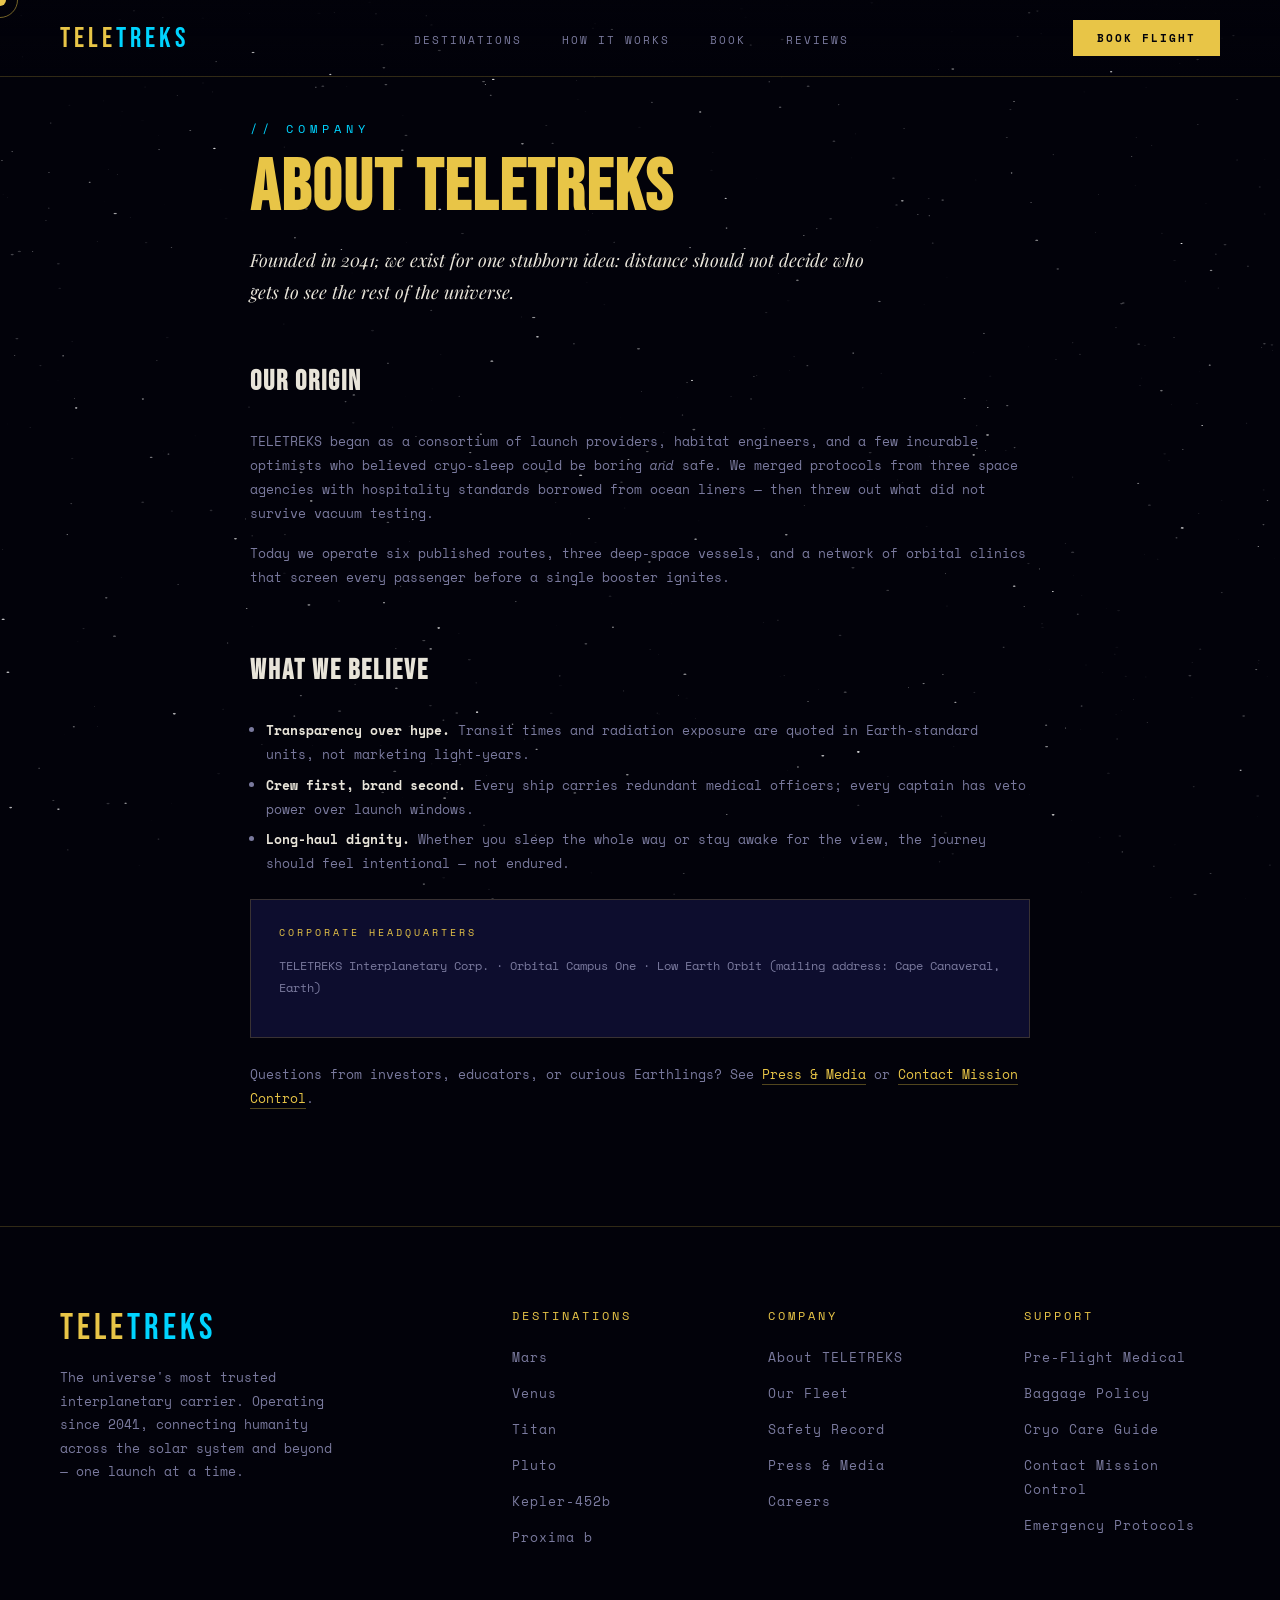
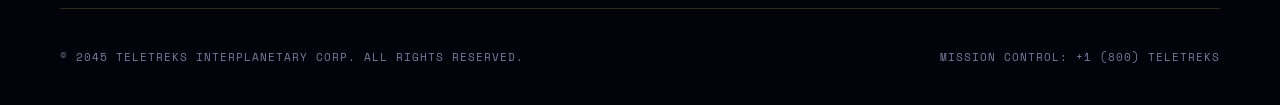
<file: docs/about.html>
<!DOCTYPE html>
<html lang="en">
<head>
<meta charset="UTF-8">
<meta name="viewport" content="width=device-width, initial-scale=1.0">
<title>About TELETREKS — Interplanetary Travel</title>
<link rel="preconnect" href="https://fonts.googleapis.com">
<link href="https://fonts.googleapis.com/css2?family=Bebas+Neue&family=Space+Mono:ital,wght@0,400;0,700;1,400&family=Playfair+Display:ital,wght@0,400;1,600&display=swap" rel="stylesheet">
<link rel="stylesheet" href="css/pages.css">
</head>
<body>

<div class="cursor" id="cursor"></div>
<div class="cursor-ring" id="cursorRing"></div>
<canvas class="stars-canvas" id="starsCanvas"></canvas>

<nav>
  <a href="index.html" class="nav-logo">TELE<span>TREKS</span></a>
  <ul class="nav-links">
    <li><a href="index.html#destinations">Destinations</a></li>
    <li><a href="index.html#how">How It Works</a></li>
    <li><a href="index.html#book">Book</a></li>
    <li><a href="index.html#testimonials">Reviews</a></li>
  </ul>
  <button type="button" class="nav-cta" onclick="location.href='index.html#book'">Book Flight</button>
</nav>

<main class="sub-main">
  <header class="sub-hero">
    <p class="section-label">// Company</p>
    <h1 class="sub-title">About TELETREKS</h1>
    <p class="sub-lead">Founded in 2041, we exist for one stubborn idea: distance should not decide who gets to see the rest of the universe.</p>
  </header>

  <article class="prose">
    <h2>Our origin</h2>
    <p>TELETREKS began as a consortium of launch providers, habitat engineers, and a few incurable optimists who believed cryo-sleep could be boring <em>and</em> safe. We merged protocols from three space agencies with hospitality standards borrowed from ocean liners — then threw out what did not survive vacuum testing.</p>
    <p>Today we operate six published routes, three deep-space vessels, and a network of orbital clinics that screen every passenger before a single booster ignites.</p>

    <h2>What we believe</h2>
    <ul>
      <li><strong>Transparency over hype.</strong> Transit times and radiation exposure are quoted in Earth-standard units, not marketing light-years.</li>
      <li><strong>Crew first, brand second.</strong> Every ship carries redundant medical officers; every captain has veto power over launch windows.</li>
      <li><strong>Long-haul dignity.</strong> Whether you sleep the whole way or stay awake for the view, the journey should feel intentional — not endured.</li>
    </ul>

    <div class="callout">
      <p class="callout-label">Corporate headquarters</p>
      <p>TELETREKS Interplanetary Corp. · Orbital Campus One · Low Earth Orbit (mailing address: Cape Canaveral, Earth)</p>
    </div>

    <p>Questions from investors, educators, or curious Earthlings? See <a href="press.html">Press &amp; Media</a> or <a href="contact.html">Contact Mission Control</a>.</p>
  </article>
</main>

<footer>
  <div class="footer-top">
    <div>
      <a href="index.html" class="footer-logo-link"><div class="footer-logo">TELE<span>TREKS</span></div></a>
      <p class="footer-desc">The universe's most trusted interplanetary carrier. Operating since 2041, connecting humanity across the solar system and beyond — one launch at a time.</p>
    </div>
    <div>
      <p class="footer-col-title">Destinations</p>
      <ul class="footer-links">
        <li><a href="index.html#destinations">Mars</a></li>
        <li><a href="index.html#destinations">Venus</a></li>
        <li><a href="index.html#destinations">Titan</a></li>
        <li><a href="index.html#destinations">Pluto</a></li>
        <li><a href="index.html#destinations">Kepler-452b</a></li>
        <li><a href="index.html#destinations">Proxima b</a></li>
      </ul>
    </div>
    <div>
      <p class="footer-col-title">Company</p>
      <ul class="footer-links">
        <li><a href="about.html">About TELETREKS</a></li>
        <li><a href="fleet.html">Our Fleet</a></li>
        <li><a href="safety.html">Safety Record</a></li>
        <li><a href="press.html">Press &amp; Media</a></li>
        <li><a href="careers.html">Careers</a></li>
      </ul>
    </div>
    <div>
      <p class="footer-col-title">Support</p>
      <ul class="footer-links">
        <li><a href="preflight-medical.html">Pre-Flight Medical</a></li>
        <li><a href="baggage.html">Baggage Policy</a></li>
        <li><a href="cryo-care.html">Cryo Care Guide</a></li>
        <li><a href="contact.html">Contact Mission Control</a></li>
        <li><a href="emergency.html">Emergency Protocols</a></li>
      </ul>
    </div>
  </div>
  <div class="footer-bottom">
    <span>© 2045 TELETREKS INTERPLANETARY CORP. ALL RIGHTS RESERVED.</span>
    <span>MISSION CONTROL: +1 (800) TELETREKS</span>
  </div>
</footer>

<script src="js/site.js"></script>
</body>
</html>
</file>
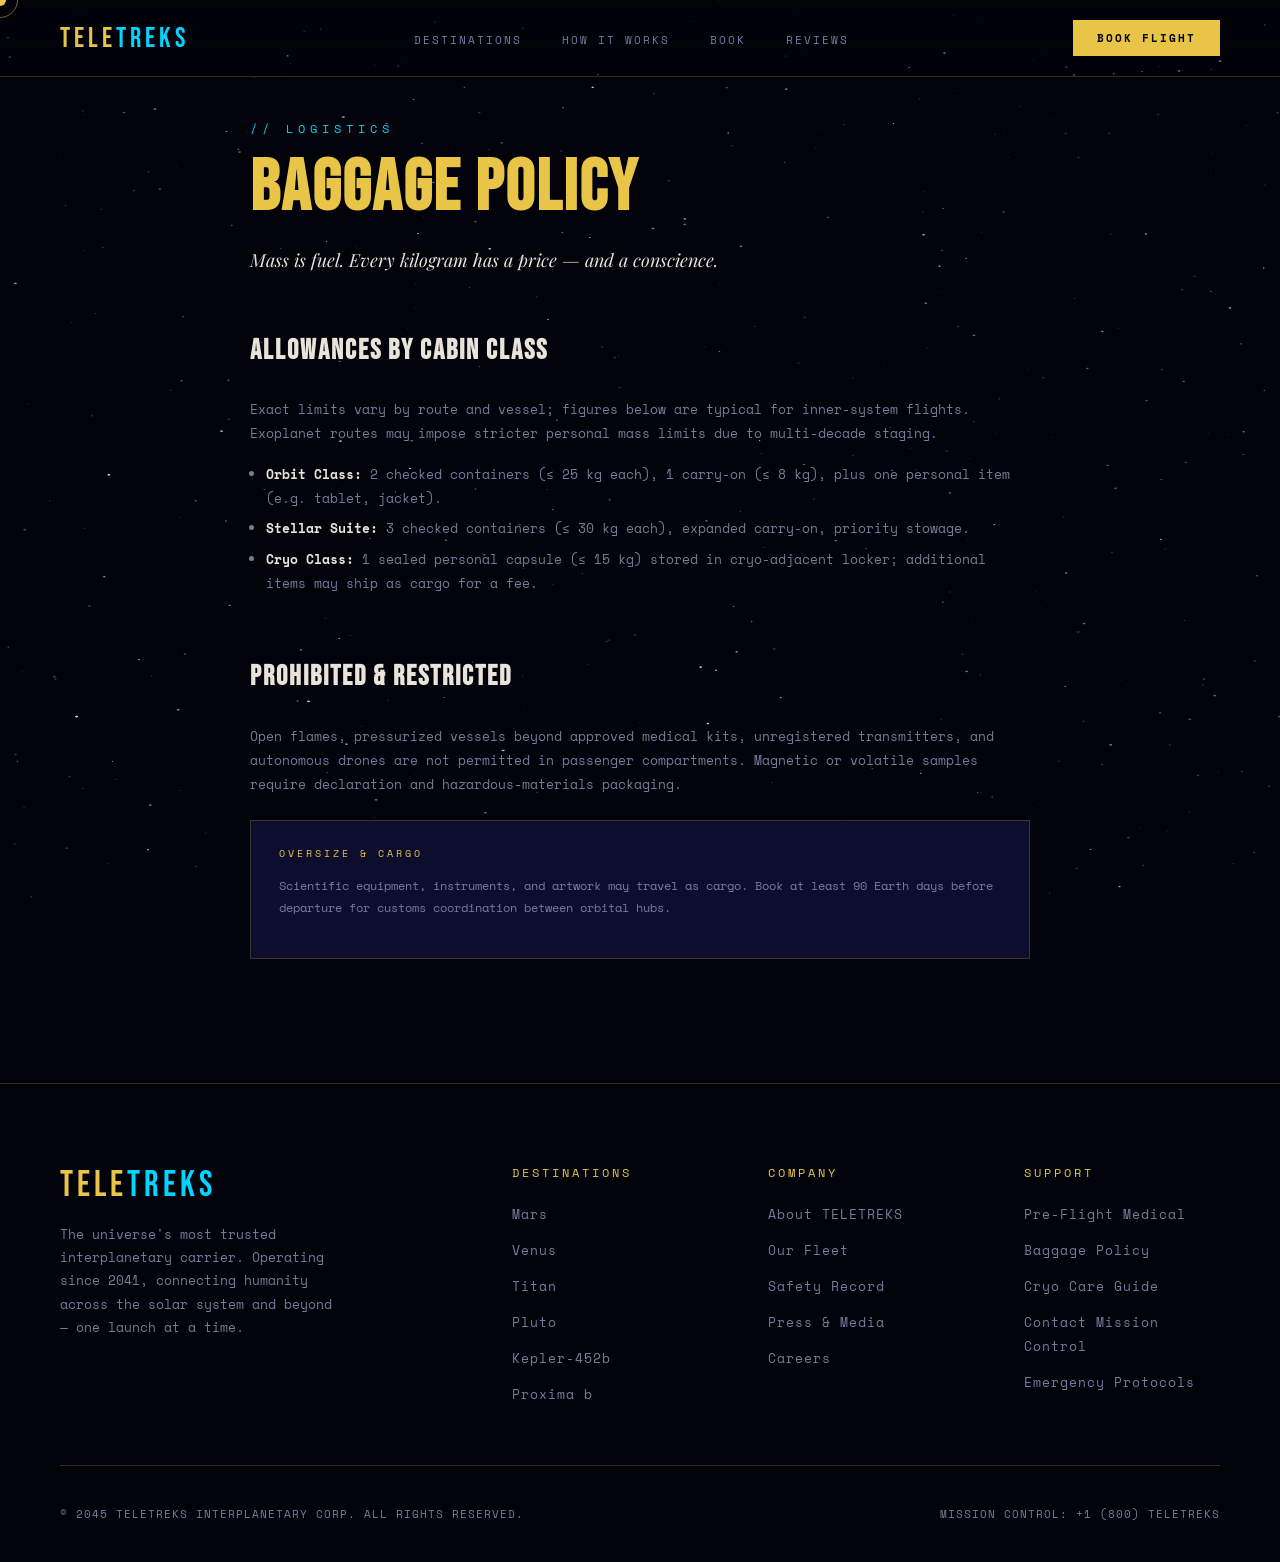
<file: docs/baggage.html>
<!DOCTYPE html>
<html lang="en">
<head>
<meta charset="UTF-8">
<meta name="viewport" content="width=device-width, initial-scale=1.0">
<title>Baggage Policy — TELETREKS</title>
<link rel="preconnect" href="https://fonts.googleapis.com">
<link href="https://fonts.googleapis.com/css2?family=Bebas+Neue&family=Space+Mono:ital,wght@0,400;0,700;1,400&family=Playfair+Display:ital,wght@0,400;1,600&display=swap" rel="stylesheet">
<link rel="stylesheet" href="css/pages.css">
</head>
<body>

<div class="cursor" id="cursor"></div>
<div class="cursor-ring" id="cursorRing"></div>
<canvas class="stars-canvas" id="starsCanvas"></canvas>

<nav>
  <a href="index.html" class="nav-logo">TELE<span>TREKS</span></a>
  <ul class="nav-links">
    <li><a href="index.html#destinations">Destinations</a></li>
    <li><a href="index.html#how">How It Works</a></li>
    <li><a href="index.html#book">Book</a></li>
    <li><a href="index.html#testimonials">Reviews</a></li>
  </ul>
  <button type="button" class="nav-cta" onclick="location.href='index.html#book'">Book Flight</button>
</nav>

<main class="sub-main">
  <header class="sub-hero">
    <p class="section-label">// Logistics</p>
    <h1 class="sub-title">Baggage Policy</h1>
    <p class="sub-lead">Mass is fuel. Every kilogram has a price — and a conscience.</p>
  </header>

  <article class="prose">
    <h2>Allowances by cabin class</h2>
    <p>Exact limits vary by route and vessel; figures below are typical for inner-system flights. Exoplanet routes may impose stricter personal mass limits due to multi-decade staging.</p>
    <ul>
      <li><strong>Orbit Class:</strong> 2 checked containers (≤ 25 kg each), 1 carry-on (≤ 8 kg), plus one personal item (e.g. tablet, jacket).</li>
      <li><strong>Stellar Suite:</strong> 3 checked containers (≤ 30 kg each), expanded carry-on, priority stowage.</li>
      <li><strong>Cryo Class:</strong> 1 sealed personal capsule (≤ 15 kg) stored in cryo-adjacent locker; additional items may ship as cargo for a fee.</li>
    </ul>

    <h2>Prohibited &amp; restricted</h2>
    <p>Open flames, pressurized vessels beyond approved medical kits, unregistered transmitters, and autonomous drones are not permitted in passenger compartments. Magnetic or volatile samples require declaration and hazardous-materials packaging.</p>

    <div class="callout">
      <p class="callout-label">Oversize &amp; cargo</p>
      <p>Scientific equipment, instruments, and artwork may travel as cargo. Book at least 90 Earth days before departure for customs coordination between orbital hubs.</p>
    </div>
  </article>
</main>

<footer>
  <div class="footer-top">
    <div>
      <a href="index.html" class="footer-logo-link"><div class="footer-logo">TELE<span>TREKS</span></div></a>
      <p class="footer-desc">The universe's most trusted interplanetary carrier. Operating since 2041, connecting humanity across the solar system and beyond — one launch at a time.</p>
    </div>
    <div>
      <p class="footer-col-title">Destinations</p>
      <ul class="footer-links">
        <li><a href="index.html#destinations">Mars</a></li>
        <li><a href="index.html#destinations">Venus</a></li>
        <li><a href="index.html#destinations">Titan</a></li>
        <li><a href="index.html#destinations">Pluto</a></li>
        <li><a href="index.html#destinations">Kepler-452b</a></li>
        <li><a href="index.html#destinations">Proxima b</a></li>
      </ul>
    </div>
    <div>
      <p class="footer-col-title">Company</p>
      <ul class="footer-links">
        <li><a href="about.html">About TELETREKS</a></li>
        <li><a href="fleet.html">Our Fleet</a></li>
        <li><a href="safety.html">Safety Record</a></li>
        <li><a href="press.html">Press &amp; Media</a></li>
        <li><a href="careers.html">Careers</a></li>
      </ul>
    </div>
    <div>
      <p class="footer-col-title">Support</p>
      <ul class="footer-links">
        <li><a href="preflight-medical.html">Pre-Flight Medical</a></li>
        <li><a href="baggage.html">Baggage Policy</a></li>
        <li><a href="cryo-care.html">Cryo Care Guide</a></li>
        <li><a href="contact.html">Contact Mission Control</a></li>
        <li><a href="emergency.html">Emergency Protocols</a></li>
      </ul>
    </div>
  </div>
  <div class="footer-bottom">
    <span>© 2045 TELETREKS INTERPLANETARY CORP. ALL RIGHTS RESERVED.</span>
    <span>MISSION CONTROL: +1 (800) TELETREKS</span>
  </div>
</footer>

<script src="js/site.js"></script>
</body>
</html>
</file>
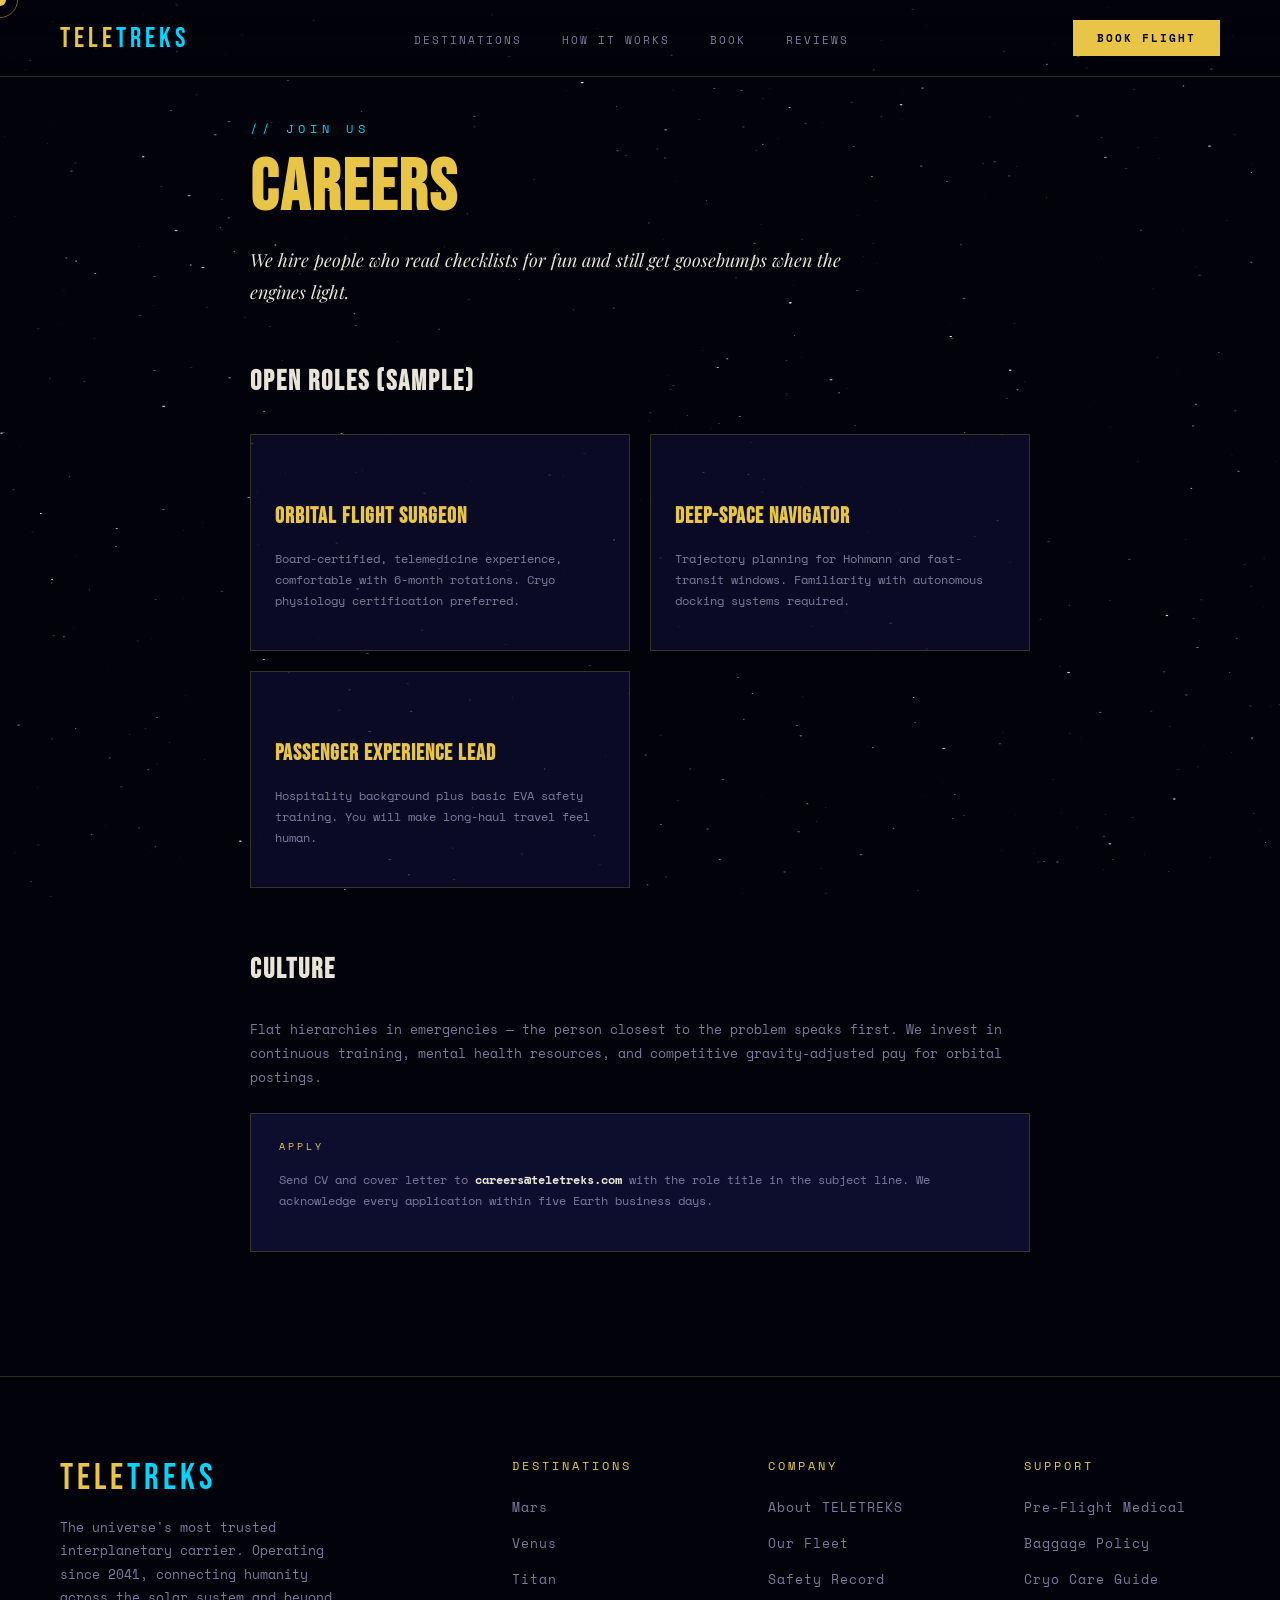
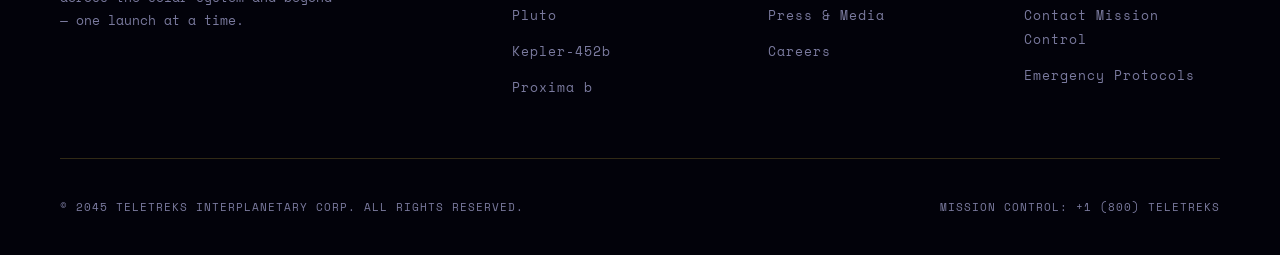
<file: docs/careers.html>
<!DOCTYPE html>
<html lang="en">
<head>
<meta charset="UTF-8">
<meta name="viewport" content="width=device-width, initial-scale=1.0">
<title>Careers — TELETREKS</title>
<link rel="preconnect" href="https://fonts.googleapis.com">
<link href="https://fonts.googleapis.com/css2?family=Bebas+Neue&family=Space+Mono:ital,wght@0,400;0,700;1,400&family=Playfair+Display:ital,wght@0,400;1,600&display=swap" rel="stylesheet">
<link rel="stylesheet" href="css/pages.css">
</head>
<body>

<div class="cursor" id="cursor"></div>
<div class="cursor-ring" id="cursorRing"></div>
<canvas class="stars-canvas" id="starsCanvas"></canvas>

<nav>
  <a href="index.html" class="nav-logo">TELE<span>TREKS</span></a>
  <ul class="nav-links">
    <li><a href="index.html#destinations">Destinations</a></li>
    <li><a href="index.html#how">How It Works</a></li>
    <li><a href="index.html#book">Book</a></li>
    <li><a href="index.html#testimonials">Reviews</a></li>
  </ul>
  <button type="button" class="nav-cta" onclick="location.href='index.html#book'">Book Flight</button>
</nav>

<main class="sub-main">
  <header class="sub-hero">
    <p class="section-label">// Join us</p>
    <h1 class="sub-title">Careers</h1>
    <p class="sub-lead">We hire people who read checklists for fun and still get goosebumps when the engines light.</p>
  </header>

  <article class="prose">
    <h2>Open roles (sample)</h2>
    <div class="card-grid">
      <div class="info-card">
        <h3>Orbital flight surgeon</h3>
        <p>Board-certified, telemedicine experience, comfortable with 6-month rotations. Cryo physiology certification preferred.</p>
      </div>
      <div class="info-card">
        <h3>Deep-space navigator</h3>
        <p>Trajectory planning for Hohmann and fast-transit windows. Familiarity with autonomous docking systems required.</p>
      </div>
      <div class="info-card">
        <h3>Passenger experience lead</h3>
        <p>Hospitality background plus basic EVA safety training. You will make long-haul travel feel human.</p>
      </div>
    </div>

    <h2>Culture</h2>
    <p>Flat hierarchies in emergencies — the person closest to the problem speaks first. We invest in continuous training, mental health resources, and competitive gravity-adjusted pay for orbital postings.</p>

    <div class="callout">
      <p class="callout-label">Apply</p>
      <p>Send CV and cover letter to <strong>careers@teletreks.com</strong> with the role title in the subject line. We acknowledge every application within five Earth business days.</p>
    </div>
  </article>
</main>

<footer>
  <div class="footer-top">
    <div>
      <a href="index.html" class="footer-logo-link"><div class="footer-logo">TELE<span>TREKS</span></div></a>
      <p class="footer-desc">The universe's most trusted interplanetary carrier. Operating since 2041, connecting humanity across the solar system and beyond — one launch at a time.</p>
    </div>
    <div>
      <p class="footer-col-title">Destinations</p>
      <ul class="footer-links">
        <li><a href="index.html#destinations">Mars</a></li>
        <li><a href="index.html#destinations">Venus</a></li>
        <li><a href="index.html#destinations">Titan</a></li>
        <li><a href="index.html#destinations">Pluto</a></li>
        <li><a href="index.html#destinations">Kepler-452b</a></li>
        <li><a href="index.html#destinations">Proxima b</a></li>
      </ul>
    </div>
    <div>
      <p class="footer-col-title">Company</p>
      <ul class="footer-links">
        <li><a href="about.html">About TELETREKS</a></li>
        <li><a href="fleet.html">Our Fleet</a></li>
        <li><a href="safety.html">Safety Record</a></li>
        <li><a href="press.html">Press &amp; Media</a></li>
        <li><a href="careers.html">Careers</a></li>
      </ul>
    </div>
    <div>
      <p class="footer-col-title">Support</p>
      <ul class="footer-links">
        <li><a href="preflight-medical.html">Pre-Flight Medical</a></li>
        <li><a href="baggage.html">Baggage Policy</a></li>
        <li><a href="cryo-care.html">Cryo Care Guide</a></li>
        <li><a href="contact.html">Contact Mission Control</a></li>
        <li><a href="emergency.html">Emergency Protocols</a></li>
      </ul>
    </div>
  </div>
  <div class="footer-bottom">
    <span>© 2045 TELETREKS INTERPLANETARY CORP. ALL RIGHTS RESERVED.</span>
    <span>MISSION CONTROL: +1 (800) TELETREKS</span>
  </div>
</footer>

<script src="js/site.js"></script>
</body>
</html>
</file>
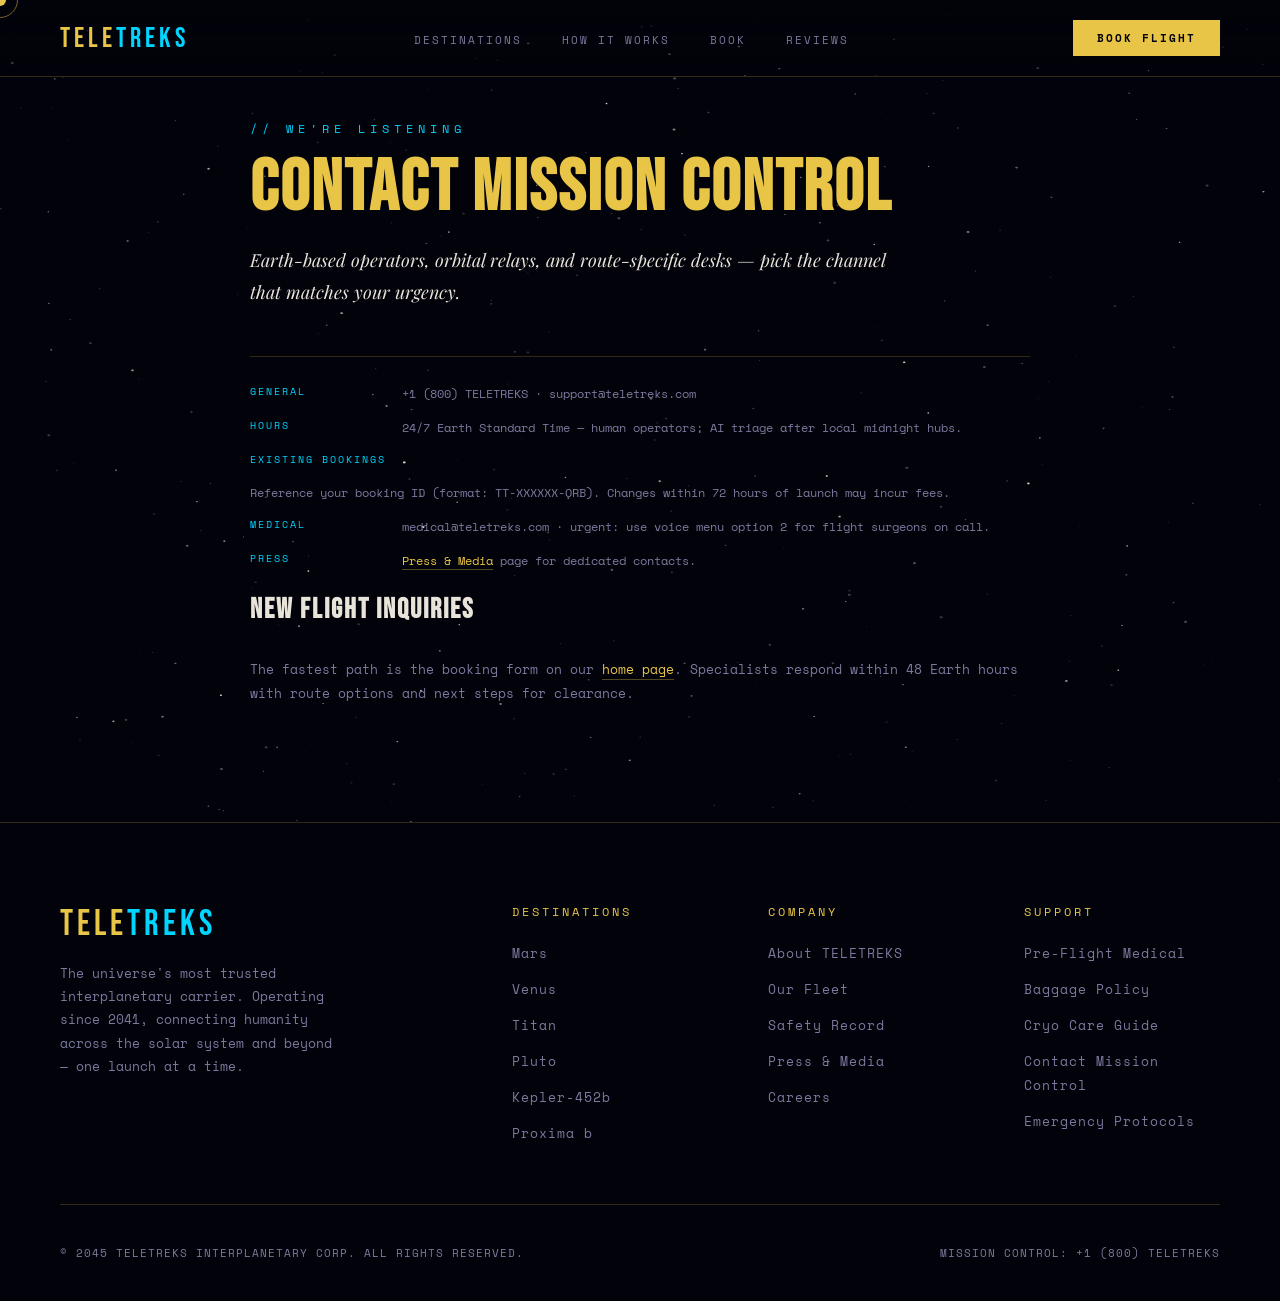
<file: docs/contact.html>
<!DOCTYPE html>
<html lang="en">
<head>
<meta charset="UTF-8">
<meta name="viewport" content="width=device-width, initial-scale=1.0">
<title>Contact Mission Control — TELETREKS</title>
<link rel="preconnect" href="https://fonts.googleapis.com">
<link href="https://fonts.googleapis.com/css2?family=Bebas+Neue&family=Space+Mono:ital,wght@0,400;0,700;1,400&family=Playfair+Display:ital,wght@0,400;1,600&display=swap" rel="stylesheet">
<link rel="stylesheet" href="css/pages.css">
</head>
<body>

<div class="cursor" id="cursor"></div>
<div class="cursor-ring" id="cursorRing"></div>
<canvas class="stars-canvas" id="starsCanvas"></canvas>

<nav>
  <a href="index.html" class="nav-logo">TELE<span>TREKS</span></a>
  <ul class="nav-links">
    <li><a href="index.html#destinations">Destinations</a></li>
    <li><a href="index.html#how">How It Works</a></li>
    <li><a href="index.html#book">Book</a></li>
    <li><a href="index.html#testimonials">Reviews</a></li>
  </ul>
  <button type="button" class="nav-cta" onclick="location.href='index.html#book'">Book Flight</button>
</nav>

<main class="sub-main">
  <header class="sub-hero">
    <p class="section-label">// We're listening</p>
    <h1 class="sub-title">Contact Mission Control</h1>
    <p class="sub-lead">Earth-based operators, orbital relays, and route-specific desks — pick the channel that matches your urgency.</p>
  </header>

  <article class="prose">
    <div class="contact-block">
      <dl>
        <div class="contact-row">
          <dt>General</dt>
          <dd>+1 (800) TELETREKS · support@teletreks.com</dd>
        </div>
        <div class="contact-row">
          <dt>Hours</dt>
          <dd>24/7 Earth Standard Time — human operators; AI triage after local midnight hubs.</dd>
        </div>
        <div class="contact-row">
          <dt>Existing bookings</dt>
          <dd>Reference your booking ID (format: TT-XXXXXX-ORB). Changes within 72 hours of launch may incur fees.</dd>
        </div>
        <div class="contact-row">
          <dt>Medical</dt>
          <dd>medical@teletreks.com · urgent: use voice menu option 2 for flight surgeons on call.</dd>
        </div>
        <div class="contact-row">
          <dt>Press</dt>
          <dd><a href="press.html">Press &amp; Media</a> page for dedicated contacts.</dd>
        </div>
      </dl>
    </div>

    <h2>New flight inquiries</h2>
    <p>The fastest path is the booking form on our <a href="index.html#book">home page</a>. Specialists respond within 48 Earth hours with route options and next steps for clearance.</p>
  </article>
</main>

<footer>
  <div class="footer-top">
    <div>
      <a href="index.html" class="footer-logo-link"><div class="footer-logo">TELE<span>TREKS</span></div></a>
      <p class="footer-desc">The universe's most trusted interplanetary carrier. Operating since 2041, connecting humanity across the solar system and beyond — one launch at a time.</p>
    </div>
    <div>
      <p class="footer-col-title">Destinations</p>
      <ul class="footer-links">
        <li><a href="index.html#destinations">Mars</a></li>
        <li><a href="index.html#destinations">Venus</a></li>
        <li><a href="index.html#destinations">Titan</a></li>
        <li><a href="index.html#destinations">Pluto</a></li>
        <li><a href="index.html#destinations">Kepler-452b</a></li>
        <li><a href="index.html#destinations">Proxima b</a></li>
      </ul>
    </div>
    <div>
      <p class="footer-col-title">Company</p>
      <ul class="footer-links">
        <li><a href="about.html">About TELETREKS</a></li>
        <li><a href="fleet.html">Our Fleet</a></li>
        <li><a href="safety.html">Safety Record</a></li>
        <li><a href="press.html">Press &amp; Media</a></li>
        <li><a href="careers.html">Careers</a></li>
      </ul>
    </div>
    <div>
      <p class="footer-col-title">Support</p>
      <ul class="footer-links">
        <li><a href="preflight-medical.html">Pre-Flight Medical</a></li>
        <li><a href="baggage.html">Baggage Policy</a></li>
        <li><a href="cryo-care.html">Cryo Care Guide</a></li>
        <li><a href="contact.html">Contact Mission Control</a></li>
        <li><a href="emergency.html">Emergency Protocols</a></li>
      </ul>
    </div>
  </div>
  <div class="footer-bottom">
    <span>© 2045 TELETREKS INTERPLANETARY CORP. ALL RIGHTS RESERVED.</span>
    <span>MISSION CONTROL: +1 (800) TELETREKS</span>
  </div>
</footer>

<script src="js/site.js"></script>
</body>
</html>
</file>
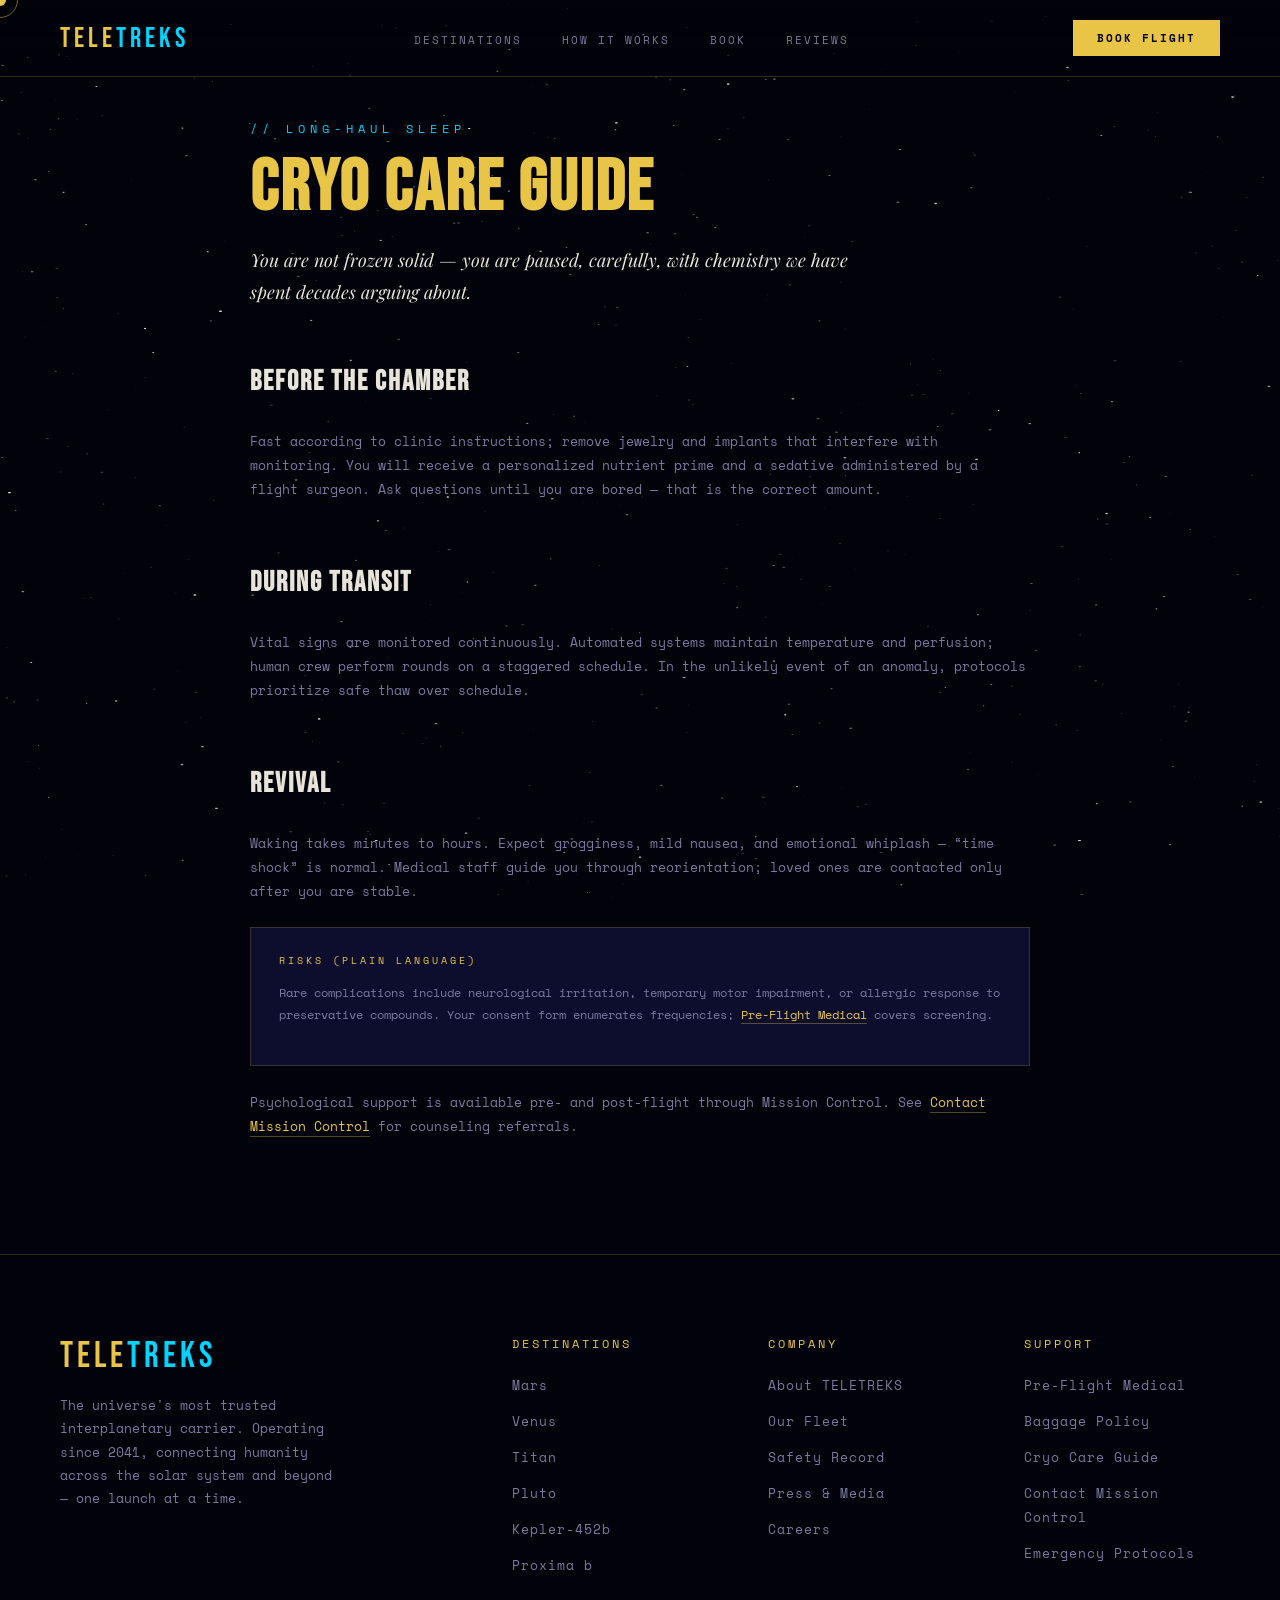
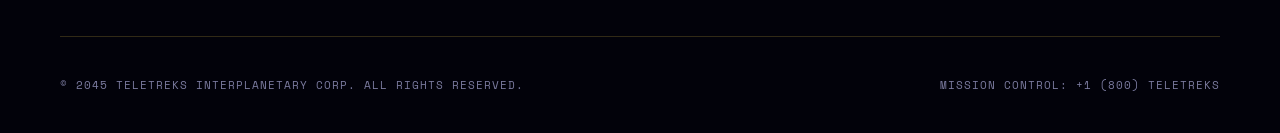
<file: docs/cryo-care.html>
<!DOCTYPE html>
<html lang="en">
<head>
<meta charset="UTF-8">
<meta name="viewport" content="width=device-width, initial-scale=1.0">
<title>Cryo Care Guide — TELETREKS</title>
<link rel="preconnect" href="https://fonts.googleapis.com">
<link href="https://fonts.googleapis.com/css2?family=Bebas+Neue&family=Space+Mono:ital,wght@0,400;0,700;1,400&family=Playfair+Display:ital,wght@0,400;1,600&display=swap" rel="stylesheet">
<link rel="stylesheet" href="css/pages.css">
</head>
<body>

<div class="cursor" id="cursor"></div>
<div class="cursor-ring" id="cursorRing"></div>
<canvas class="stars-canvas" id="starsCanvas"></canvas>

<nav>
  <a href="index.html" class="nav-logo">TELE<span>TREKS</span></a>
  <ul class="nav-links">
    <li><a href="index.html#destinations">Destinations</a></li>
    <li><a href="index.html#how">How It Works</a></li>
    <li><a href="index.html#book">Book</a></li>
    <li><a href="index.html#testimonials">Reviews</a></li>
  </ul>
  <button type="button" class="nav-cta" onclick="location.href='index.html#book'">Book Flight</button>
</nav>

<main class="sub-main">
  <header class="sub-hero">
    <p class="section-label">// Long-haul sleep</p>
    <h1 class="sub-title">Cryo Care Guide</h1>
    <p class="sub-lead">You are not frozen solid — you are paused, carefully, with chemistry we have spent decades arguing about.</p>
  </header>

  <article class="prose">
    <h2>Before the chamber</h2>
    <p>Fast according to clinic instructions; remove jewelry and implants that interfere with monitoring. You will receive a personalized nutrient prime and a sedative administered by a flight surgeon. Ask questions until you are bored — that is the correct amount.</p>

    <h2>During transit</h2>
    <p>Vital signs are monitored continuously. Automated systems maintain temperature and perfusion; human crew perform rounds on a staggered schedule. In the unlikely event of an anomaly, protocols prioritize safe thaw over schedule.</p>

    <h2>Revival</h2>
    <p>Waking takes minutes to hours. Expect grogginess, mild nausea, and emotional whiplash — “time shock” is normal. Medical staff guide you through reorientation; loved ones are contacted only after you are stable.</p>

    <div class="callout">
      <p class="callout-label">Risks (plain language)</p>
      <p>Rare complications include neurological irritation, temporary motor impairment, or allergic response to preservative compounds. Your consent form enumerates frequencies; <a href="preflight-medical.html">Pre-Flight Medical</a> covers screening.</p>
    </div>

    <p>Psychological support is available pre- and post-flight through Mission Control. See <a href="contact.html">Contact Mission Control</a> for counseling referrals.</p>
  </article>
</main>

<footer>
  <div class="footer-top">
    <div>
      <a href="index.html" class="footer-logo-link"><div class="footer-logo">TELE<span>TREKS</span></div></a>
      <p class="footer-desc">The universe's most trusted interplanetary carrier. Operating since 2041, connecting humanity across the solar system and beyond — one launch at a time.</p>
    </div>
    <div>
      <p class="footer-col-title">Destinations</p>
      <ul class="footer-links">
        <li><a href="index.html#destinations">Mars</a></li>
        <li><a href="index.html#destinations">Venus</a></li>
        <li><a href="index.html#destinations">Titan</a></li>
        <li><a href="index.html#destinations">Pluto</a></li>
        <li><a href="index.html#destinations">Kepler-452b</a></li>
        <li><a href="index.html#destinations">Proxima b</a></li>
      </ul>
    </div>
    <div>
      <p class="footer-col-title">Company</p>
      <ul class="footer-links">
        <li><a href="about.html">About TELETREKS</a></li>
        <li><a href="fleet.html">Our Fleet</a></li>
        <li><a href="safety.html">Safety Record</a></li>
        <li><a href="press.html">Press &amp; Media</a></li>
        <li><a href="careers.html">Careers</a></li>
      </ul>
    </div>
    <div>
      <p class="footer-col-title">Support</p>
      <ul class="footer-links">
        <li><a href="preflight-medical.html">Pre-Flight Medical</a></li>
        <li><a href="baggage.html">Baggage Policy</a></li>
        <li><a href="cryo-care.html">Cryo Care Guide</a></li>
        <li><a href="contact.html">Contact Mission Control</a></li>
        <li><a href="emergency.html">Emergency Protocols</a></li>
      </ul>
    </div>
  </div>
  <div class="footer-bottom">
    <span>© 2045 TELETREKS INTERPLANETARY CORP. ALL RIGHTS RESERVED.</span>
    <span>MISSION CONTROL: +1 (800) TELETREKS</span>
  </div>
</footer>

<script src="js/site.js"></script>
</body>
</html>
</file>
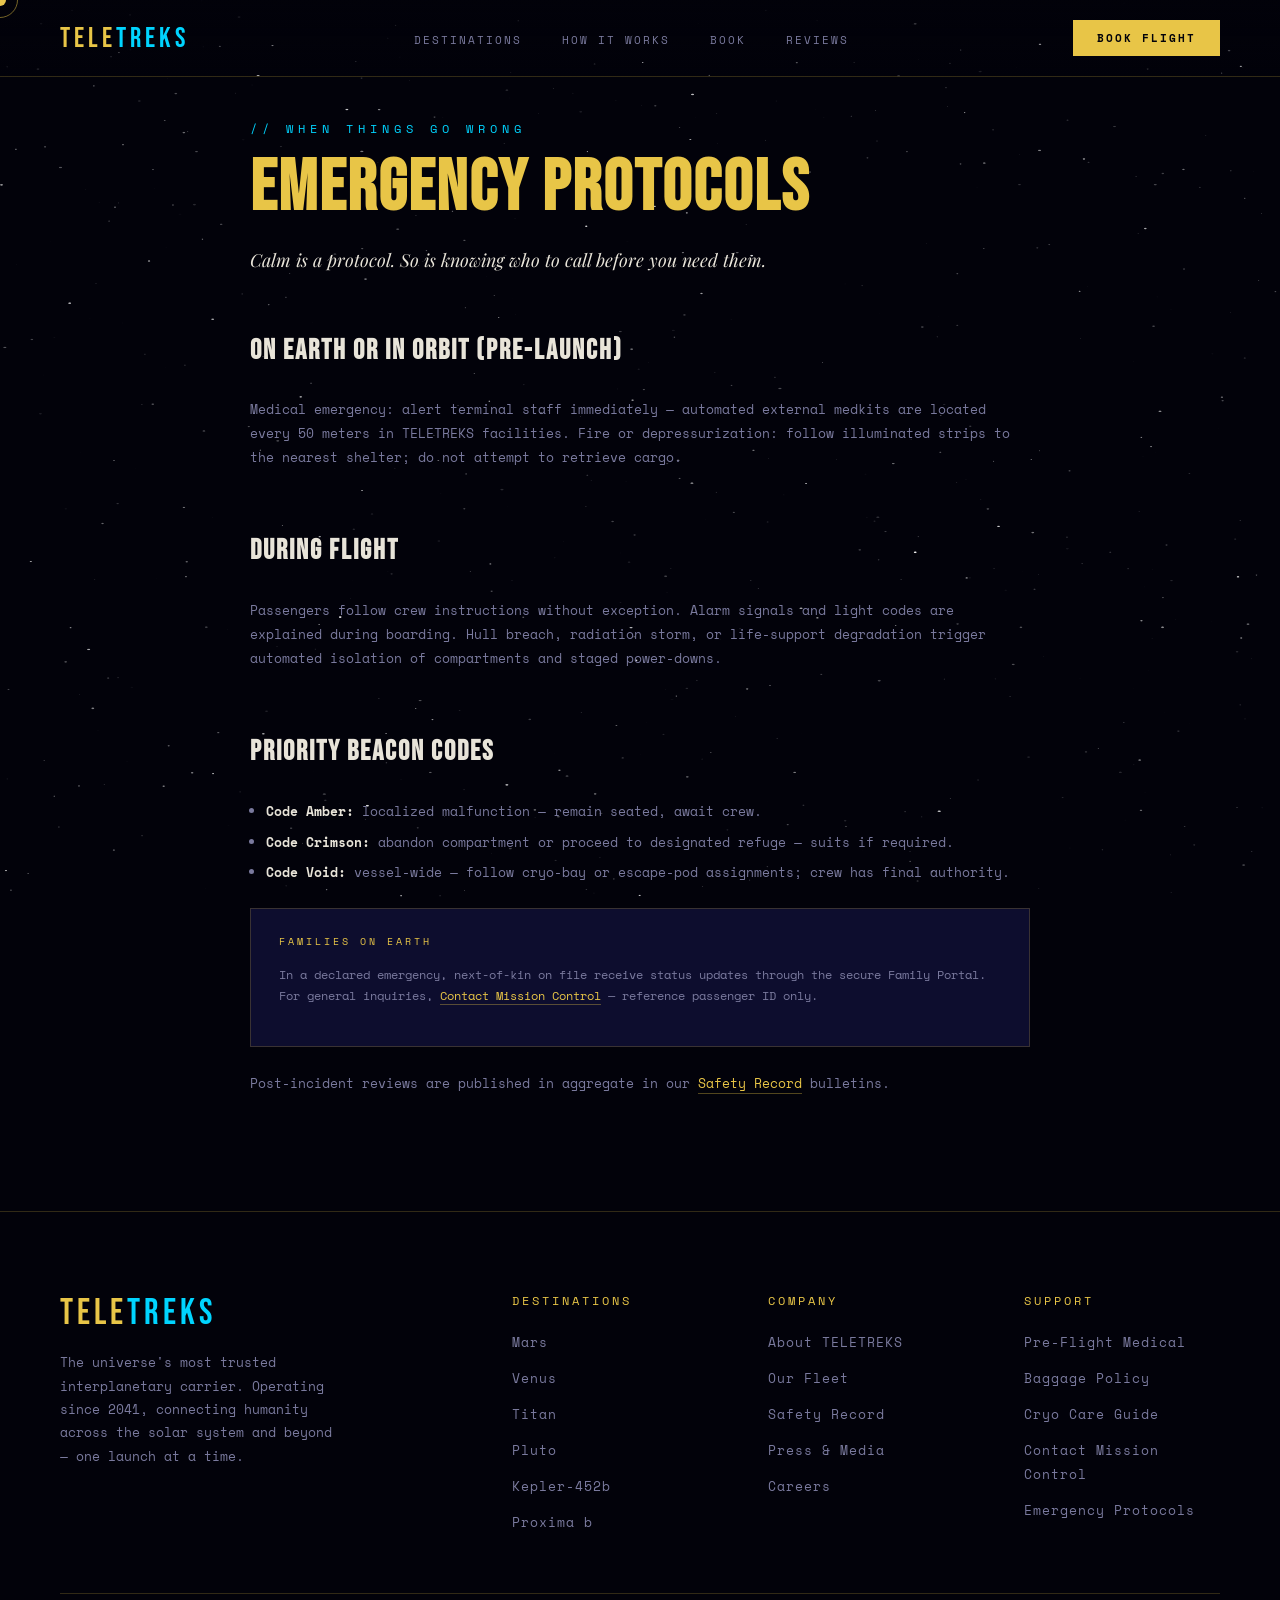
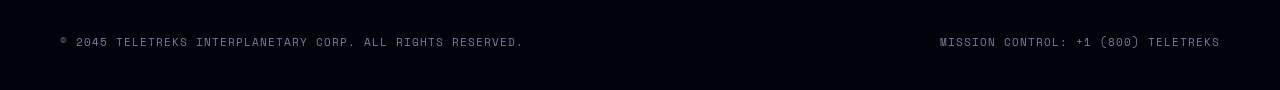
<file: docs/emergency.html>
<!DOCTYPE html>
<html lang="en">
<head>
<meta charset="UTF-8">
<meta name="viewport" content="width=device-width, initial-scale=1.0">
<title>Emergency Protocols — TELETREKS</title>
<link rel="preconnect" href="https://fonts.googleapis.com">
<link href="https://fonts.googleapis.com/css2?family=Bebas+Neue&family=Space+Mono:ital,wght@0,400;0,700;1,400&family=Playfair+Display:ital,wght@0,400;1,600&display=swap" rel="stylesheet">
<link rel="stylesheet" href="css/pages.css">
</head>
<body>

<div class="cursor" id="cursor"></div>
<div class="cursor-ring" id="cursorRing"></div>
<canvas class="stars-canvas" id="starsCanvas"></canvas>

<nav>
  <a href="index.html" class="nav-logo">TELE<span>TREKS</span></a>
  <ul class="nav-links">
    <li><a href="index.html#destinations">Destinations</a></li>
    <li><a href="index.html#how">How It Works</a></li>
    <li><a href="index.html#book">Book</a></li>
    <li><a href="index.html#testimonials">Reviews</a></li>
  </ul>
  <button type="button" class="nav-cta" onclick="location.href='index.html#book'">Book Flight</button>
</nav>

<main class="sub-main">
  <header class="sub-hero">
    <p class="section-label">// When things go wrong</p>
    <h1 class="sub-title">Emergency Protocols</h1>
    <p class="sub-lead">Calm is a protocol. So is knowing who to call before you need them.</p>
  </header>

  <article class="prose">
    <h2>On Earth or in orbit (pre-launch)</h2>
    <p>Medical emergency: alert terminal staff immediately — automated external medkits are located every 50 meters in TELETREKS facilities. Fire or depressurization: follow illuminated strips to the nearest shelter; do not attempt to retrieve cargo.</p>

    <h2>During flight</h2>
    <p>Passengers follow crew instructions without exception. Alarm signals and light codes are explained during boarding. Hull breach, radiation storm, or life-support degradation trigger automated isolation of compartments and staged power-downs.</p>

    <h2>Priority beacon codes</h2>
    <ul>
      <li><strong>Code Amber:</strong> localized malfunction — remain seated, await crew.</li>
      <li><strong>Code Crimson:</strong> abandon compartment or proceed to designated refuge — suits if required.</li>
      <li><strong>Code Void:</strong> vessel-wide — follow cryo-bay or escape-pod assignments; crew has final authority.</li>
    </ul>

    <div class="callout">
      <p class="callout-label">Families on Earth</p>
      <p>In a declared emergency, next-of-kin on file receive status updates through the secure Family Portal. For general inquiries, <a href="contact.html">Contact Mission Control</a> — reference passenger ID only.</p>
    </div>

    <p>Post-incident reviews are published in aggregate in our <a href="safety.html">Safety Record</a> bulletins.</p>
  </article>
</main>

<footer>
  <div class="footer-top">
    <div>
      <a href="index.html" class="footer-logo-link"><div class="footer-logo">TELE<span>TREKS</span></div></a>
      <p class="footer-desc">The universe's most trusted interplanetary carrier. Operating since 2041, connecting humanity across the solar system and beyond — one launch at a time.</p>
    </div>
    <div>
      <p class="footer-col-title">Destinations</p>
      <ul class="footer-links">
        <li><a href="index.html#destinations">Mars</a></li>
        <li><a href="index.html#destinations">Venus</a></li>
        <li><a href="index.html#destinations">Titan</a></li>
        <li><a href="index.html#destinations">Pluto</a></li>
        <li><a href="index.html#destinations">Kepler-452b</a></li>
        <li><a href="index.html#destinations">Proxima b</a></li>
      </ul>
    </div>
    <div>
      <p class="footer-col-title">Company</p>
      <ul class="footer-links">
        <li><a href="about.html">About TELETREKS</a></li>
        <li><a href="fleet.html">Our Fleet</a></li>
        <li><a href="safety.html">Safety Record</a></li>
        <li><a href="press.html">Press &amp; Media</a></li>
        <li><a href="careers.html">Careers</a></li>
      </ul>
    </div>
    <div>
      <p class="footer-col-title">Support</p>
      <ul class="footer-links">
        <li><a href="preflight-medical.html">Pre-Flight Medical</a></li>
        <li><a href="baggage.html">Baggage Policy</a></li>
        <li><a href="cryo-care.html">Cryo Care Guide</a></li>
        <li><a href="contact.html">Contact Mission Control</a></li>
        <li><a href="emergency.html">Emergency Protocols</a></li>
      </ul>
    </div>
  </div>
  <div class="footer-bottom">
    <span>© 2045 TELETREKS INTERPLANETARY CORP. ALL RIGHTS RESERVED.</span>
    <span>MISSION CONTROL: +1 (800) TELETREKS</span>
  </div>
</footer>

<script src="js/site.js"></script>
</body>
</html>
</file>
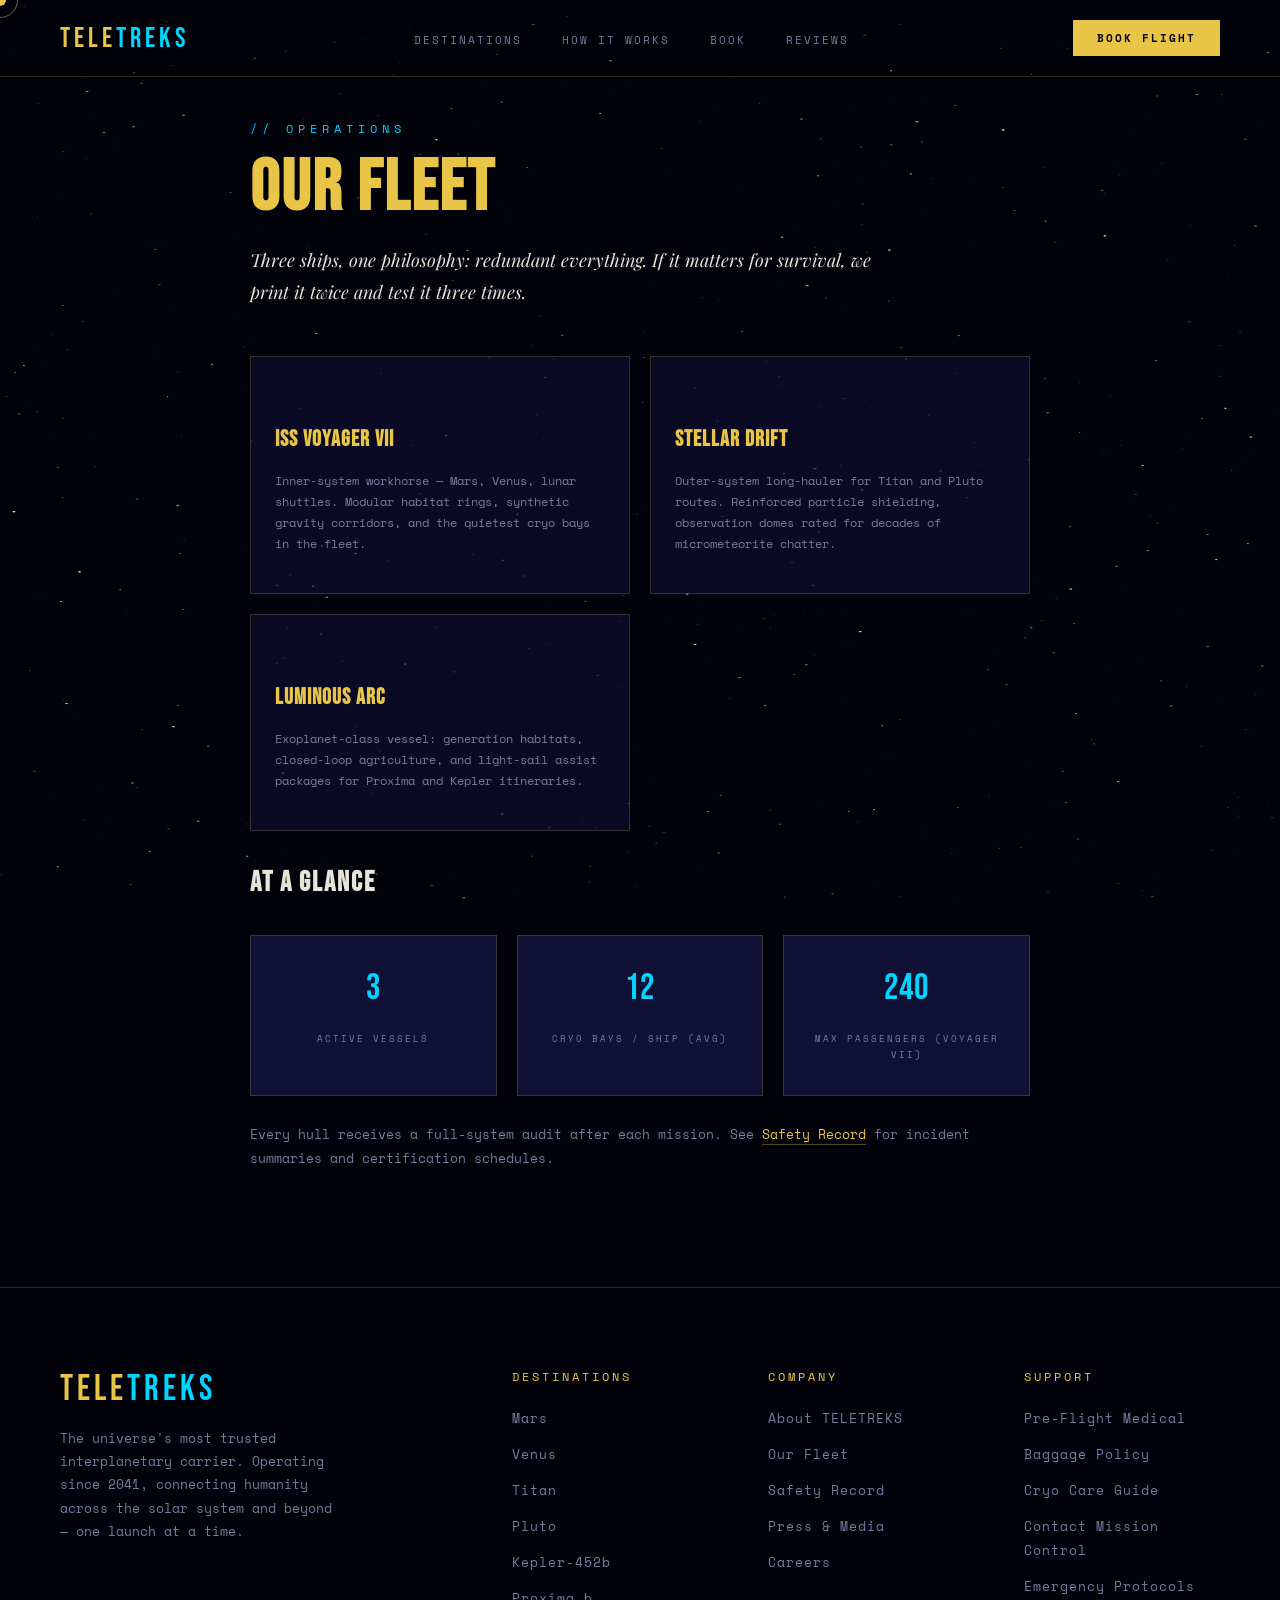
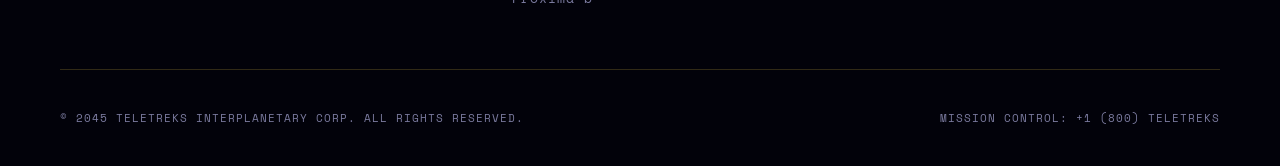
<file: docs/fleet.html>
<!DOCTYPE html>
<html lang="en">
<head>
<meta charset="UTF-8">
<meta name="viewport" content="width=device-width, initial-scale=1.0">
<title>Our Fleet — TELETREKS</title>
<link rel="preconnect" href="https://fonts.googleapis.com">
<link href="https://fonts.googleapis.com/css2?family=Bebas+Neue&family=Space+Mono:ital,wght@0,400;0,700;1,400&family=Playfair+Display:ital,wght@0,400;1,600&display=swap" rel="stylesheet">
<link rel="stylesheet" href="css/pages.css">
</head>
<body>

<div class="cursor" id="cursor"></div>
<div class="cursor-ring" id="cursorRing"></div>
<canvas class="stars-canvas" id="starsCanvas"></canvas>

<nav>
  <a href="index.html" class="nav-logo">TELE<span>TREKS</span></a>
  <ul class="nav-links">
    <li><a href="index.html#destinations">Destinations</a></li>
    <li><a href="index.html#how">How It Works</a></li>
    <li><a href="index.html#book">Book</a></li>
    <li><a href="index.html#testimonials">Reviews</a></li>
  </ul>
  <button type="button" class="nav-cta" onclick="location.href='index.html#book'">Book Flight</button>
</nav>

<main class="sub-main">
  <header class="sub-hero">
    <p class="section-label">// Operations</p>
    <h1 class="sub-title">Our Fleet</h1>
    <p class="sub-lead">Three ships, one philosophy: redundant everything. If it matters for survival, we print it twice and test it three times.</p>
  </header>

  <article class="prose">
    <div class="card-grid">
      <div class="info-card">
        <h3>ISS Voyager VII</h3>
        <p>Inner-system workhorse — Mars, Venus, lunar shuttles. Modular habitat rings, synthetic gravity corridors, and the quietest cryo bays in the fleet.</p>
      </div>
      <div class="info-card">
        <h3>Stellar Drift</h3>
        <p>Outer-system long-hauler for Titan and Pluto routes. Reinforced particle shielding, observation domes rated for decades of micrometeorite chatter.</p>
      </div>
      <div class="info-card">
        <h3>Luminous Arc</h3>
        <p>Exoplanet-class vessel: generation habitats, closed-loop agriculture, and light-sail assist packages for Proxima and Kepler itineraries.</p>
      </div>
    </div>

    <h2>At a glance</h2>
    <div class="stat-grid">
      <div class="stat-box">
        <div class="stat-num">3</div>
        <p class="stat-label">Active vessels</p>
      </div>
      <div class="stat-box">
        <div class="stat-num">12</div>
        <p class="stat-label">Cryo bays / ship (avg)</p>
      </div>
      <div class="stat-box">
        <div class="stat-num">240</div>
        <p class="stat-label">Max passengers (Voyager VII)</p>
      </div>
    </div>

    <p>Every hull receives a full-system audit after each mission. See <a href="safety.html">Safety Record</a> for incident summaries and certification schedules.</p>
  </article>
</main>

<footer>
  <div class="footer-top">
    <div>
      <a href="index.html" class="footer-logo-link"><div class="footer-logo">TELE<span>TREKS</span></div></a>
      <p class="footer-desc">The universe's most trusted interplanetary carrier. Operating since 2041, connecting humanity across the solar system and beyond — one launch at a time.</p>
    </div>
    <div>
      <p class="footer-col-title">Destinations</p>
      <ul class="footer-links">
        <li><a href="index.html#destinations">Mars</a></li>
        <li><a href="index.html#destinations">Venus</a></li>
        <li><a href="index.html#destinations">Titan</a></li>
        <li><a href="index.html#destinations">Pluto</a></li>
        <li><a href="index.html#destinations">Kepler-452b</a></li>
        <li><a href="index.html#destinations">Proxima b</a></li>
      </ul>
    </div>
    <div>
      <p class="footer-col-title">Company</p>
      <ul class="footer-links">
        <li><a href="about.html">About TELETREKS</a></li>
        <li><a href="fleet.html">Our Fleet</a></li>
        <li><a href="safety.html">Safety Record</a></li>
        <li><a href="press.html">Press &amp; Media</a></li>
        <li><a href="careers.html">Careers</a></li>
      </ul>
    </div>
    <div>
      <p class="footer-col-title">Support</p>
      <ul class="footer-links">
        <li><a href="preflight-medical.html">Pre-Flight Medical</a></li>
        <li><a href="baggage.html">Baggage Policy</a></li>
        <li><a href="cryo-care.html">Cryo Care Guide</a></li>
        <li><a href="contact.html">Contact Mission Control</a></li>
        <li><a href="emergency.html">Emergency Protocols</a></li>
      </ul>
    </div>
  </div>
  <div class="footer-bottom">
    <span>© 2045 TELETREKS INTERPLANETARY CORP. ALL RIGHTS RESERVED.</span>
    <span>MISSION CONTROL: +1 (800) TELETREKS</span>
  </div>
</footer>

<script src="js/site.js"></script>
</body>
</html>
</file>
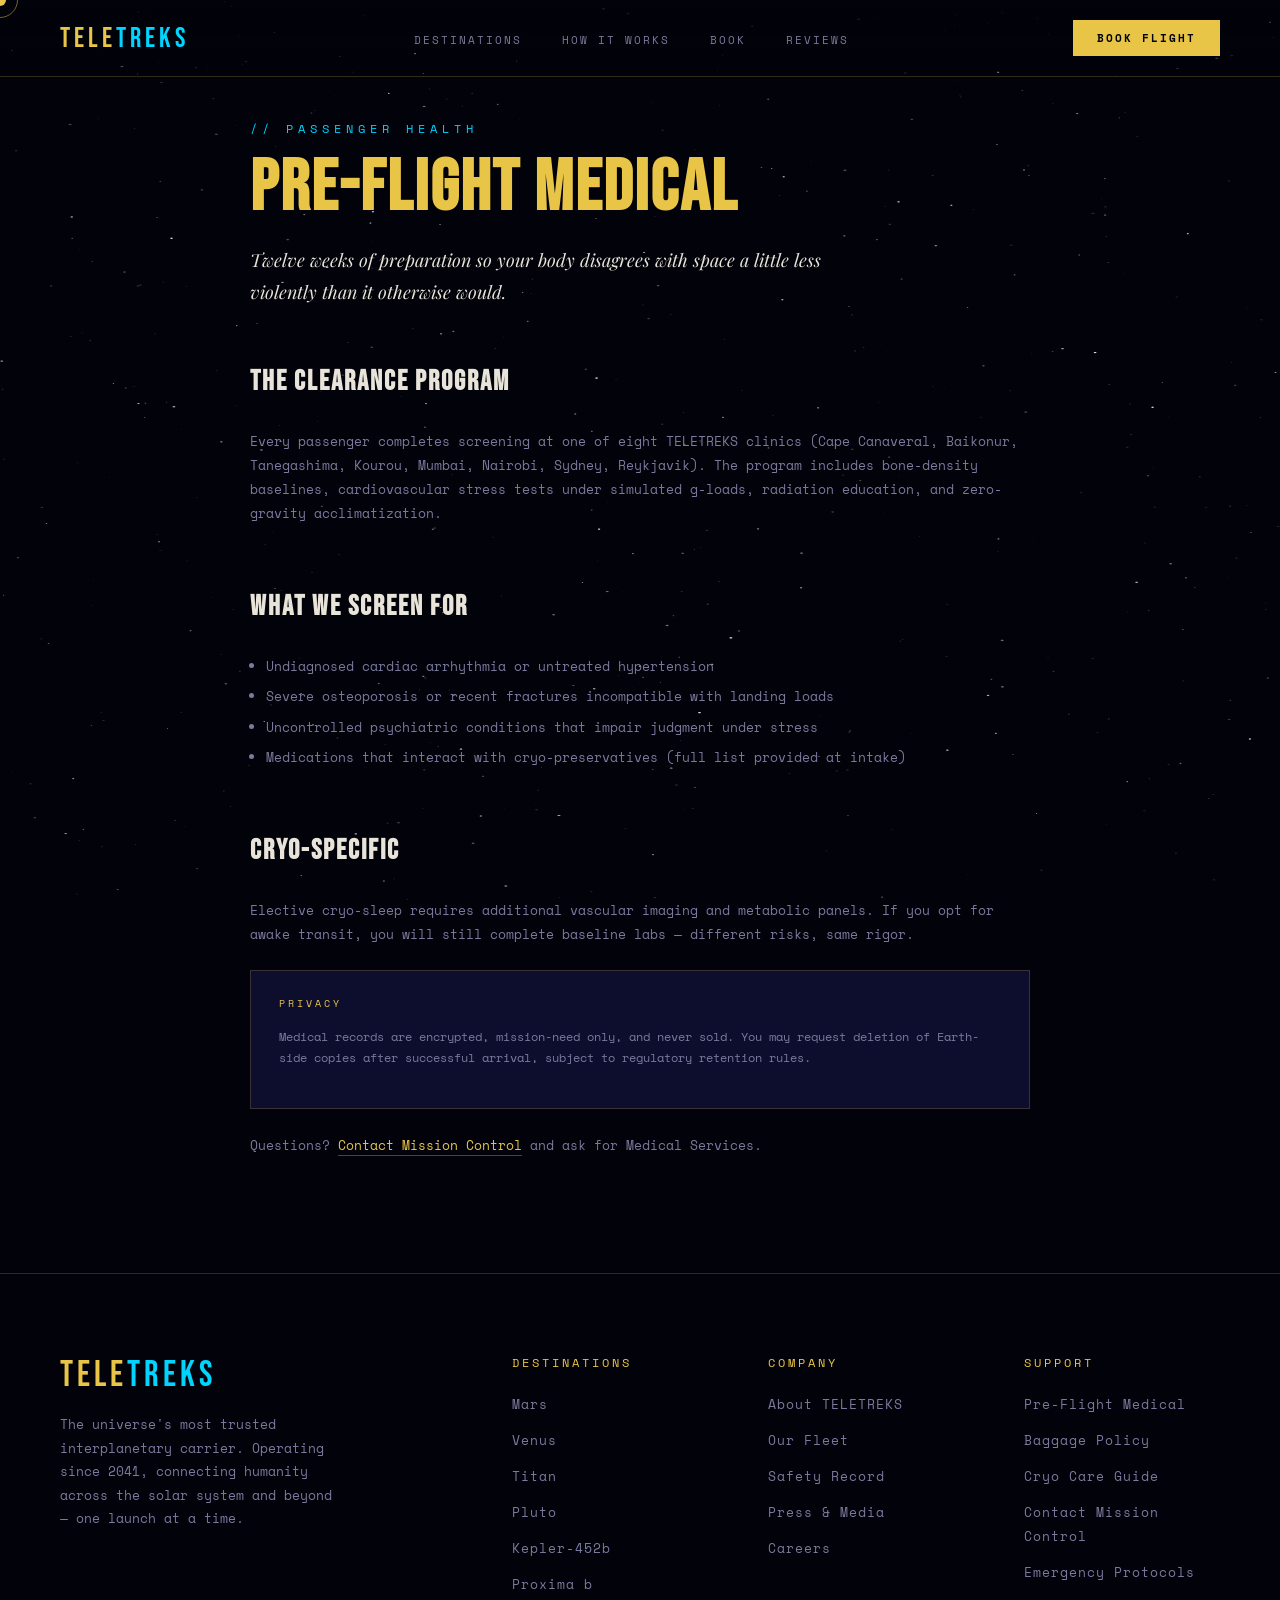
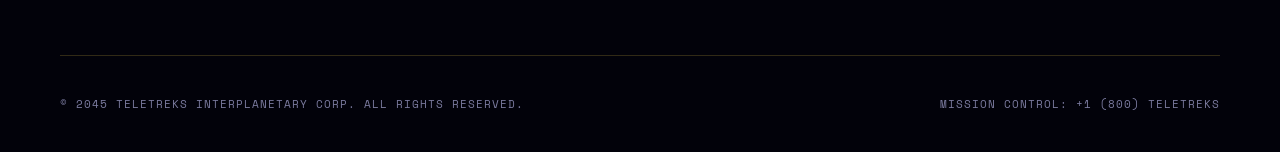
<file: docs/preflight-medical.html>
<!DOCTYPE html>
<html lang="en">
<head>
<meta charset="UTF-8">
<meta name="viewport" content="width=device-width, initial-scale=1.0">
<title>Pre-Flight Medical — TELETREKS</title>
<link rel="preconnect" href="https://fonts.googleapis.com">
<link href="https://fonts.googleapis.com/css2?family=Bebas+Neue&family=Space+Mono:ital,wght@0,400;0,700;1,400&family=Playfair+Display:ital,wght@0,400;1,600&display=swap" rel="stylesheet">
<link rel="stylesheet" href="css/pages.css">
</head>
<body>

<div class="cursor" id="cursor"></div>
<div class="cursor-ring" id="cursorRing"></div>
<canvas class="stars-canvas" id="starsCanvas"></canvas>

<nav>
  <a href="index.html" class="nav-logo">TELE<span>TREKS</span></a>
  <ul class="nav-links">
    <li><a href="index.html#destinations">Destinations</a></li>
    <li><a href="index.html#how">How It Works</a></li>
    <li><a href="index.html#book">Book</a></li>
    <li><a href="index.html#testimonials">Reviews</a></li>
  </ul>
  <button type="button" class="nav-cta" onclick="location.href='index.html#book'">Book Flight</button>
</nav>

<main class="sub-main">
  <header class="sub-hero">
    <p class="section-label">// Passenger health</p>
    <h1 class="sub-title">Pre-Flight Medical</h1>
    <p class="sub-lead">Twelve weeks of preparation so your body disagrees with space a little less violently than it otherwise would.</p>
  </header>

  <article class="prose">
    <h2>The clearance program</h2>
    <p>Every passenger completes screening at one of eight TELETREKS clinics (Cape Canaveral, Baikonur, Tanegashima, Kourou, Mumbai, Nairobi, Sydney, Reykjavik). The program includes bone-density baselines, cardiovascular stress tests under simulated g-loads, radiation education, and zero-gravity acclimatization.</p>

    <h2>What we screen for</h2>
    <ul>
      <li>Undiagnosed cardiac arrhythmia or untreated hypertension</li>
      <li>Severe osteoporosis or recent fractures incompatible with landing loads</li>
      <li>Uncontrolled psychiatric conditions that impair judgment under stress</li>
      <li>Medications that interact with cryo-preservatives (full list provided at intake)</li>
    </ul>

    <h2>Cryo-specific</h2>
    <p>Elective cryo-sleep requires additional vascular imaging and metabolic panels. If you opt for awake transit, you will still complete baseline labs — different risks, same rigor.</p>

    <div class="callout">
      <p class="callout-label">Privacy</p>
      <p>Medical records are encrypted, mission-need only, and never sold. You may request deletion of Earth-side copies after successful arrival, subject to regulatory retention rules.</p>
    </div>

    <p>Questions? <a href="contact.html">Contact Mission Control</a> and ask for Medical Services.</p>
  </article>
</main>

<footer>
  <div class="footer-top">
    <div>
      <a href="index.html" class="footer-logo-link"><div class="footer-logo">TELE<span>TREKS</span></div></a>
      <p class="footer-desc">The universe's most trusted interplanetary carrier. Operating since 2041, connecting humanity across the solar system and beyond — one launch at a time.</p>
    </div>
    <div>
      <p class="footer-col-title">Destinations</p>
      <ul class="footer-links">
        <li><a href="index.html#destinations">Mars</a></li>
        <li><a href="index.html#destinations">Venus</a></li>
        <li><a href="index.html#destinations">Titan</a></li>
        <li><a href="index.html#destinations">Pluto</a></li>
        <li><a href="index.html#destinations">Kepler-452b</a></li>
        <li><a href="index.html#destinations">Proxima b</a></li>
      </ul>
    </div>
    <div>
      <p class="footer-col-title">Company</p>
      <ul class="footer-links">
        <li><a href="about.html">About TELETREKS</a></li>
        <li><a href="fleet.html">Our Fleet</a></li>
        <li><a href="safety.html">Safety Record</a></li>
        <li><a href="press.html">Press &amp; Media</a></li>
        <li><a href="careers.html">Careers</a></li>
      </ul>
    </div>
    <div>
      <p class="footer-col-title">Support</p>
      <ul class="footer-links">
        <li><a href="preflight-medical.html">Pre-Flight Medical</a></li>
        <li><a href="baggage.html">Baggage Policy</a></li>
        <li><a href="cryo-care.html">Cryo Care Guide</a></li>
        <li><a href="contact.html">Contact Mission Control</a></li>
        <li><a href="emergency.html">Emergency Protocols</a></li>
      </ul>
    </div>
  </div>
  <div class="footer-bottom">
    <span>© 2045 TELETREKS INTERPLANETARY CORP. ALL RIGHTS RESERVED.</span>
    <span>MISSION CONTROL: +1 (800) TELETREKS</span>
  </div>
</footer>

<script src="js/site.js"></script>
</body>
</html>
</file>
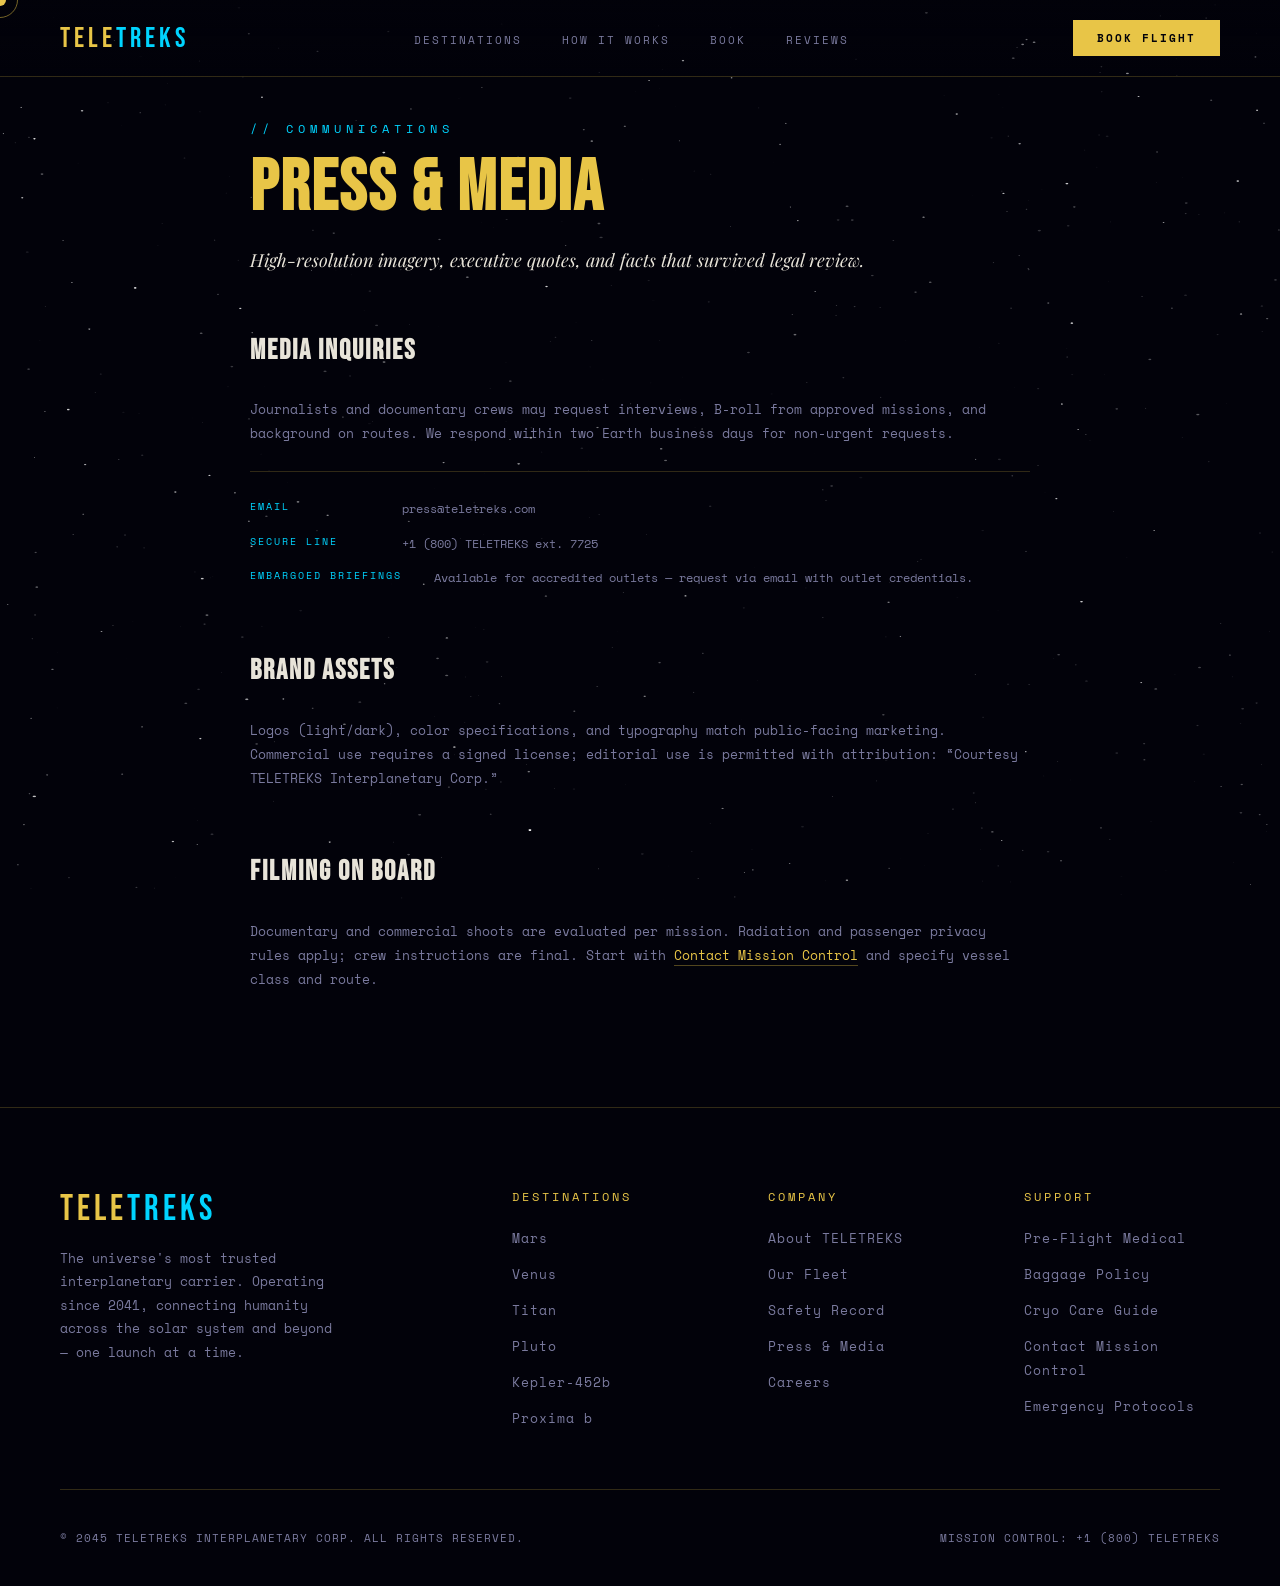
<file: docs/press.html>
<!DOCTYPE html>
<html lang="en">
<head>
<meta charset="UTF-8">
<meta name="viewport" content="width=device-width, initial-scale=1.0">
<title>Press &amp; Media — TELETREKS</title>
<link rel="preconnect" href="https://fonts.googleapis.com">
<link href="https://fonts.googleapis.com/css2?family=Bebas+Neue&family=Space+Mono:ital,wght@0,400;0,700;1,400&family=Playfair+Display:ital,wght@0,400;1,600&display=swap" rel="stylesheet">
<link rel="stylesheet" href="css/pages.css">
</head>
<body>

<div class="cursor" id="cursor"></div>
<div class="cursor-ring" id="cursorRing"></div>
<canvas class="stars-canvas" id="starsCanvas"></canvas>

<nav>
  <a href="index.html" class="nav-logo">TELE<span>TREKS</span></a>
  <ul class="nav-links">
    <li><a href="index.html#destinations">Destinations</a></li>
    <li><a href="index.html#how">How It Works</a></li>
    <li><a href="index.html#book">Book</a></li>
    <li><a href="index.html#testimonials">Reviews</a></li>
  </ul>
  <button type="button" class="nav-cta" onclick="location.href='index.html#book'">Book Flight</button>
</nav>

<main class="sub-main">
  <header class="sub-hero">
    <p class="section-label">// Communications</p>
    <h1 class="sub-title">Press &amp; Media</h1>
    <p class="sub-lead">High-resolution imagery, executive quotes, and facts that survived legal review.</p>
  </header>

  <article class="prose">
    <h2>Media inquiries</h2>
    <p>Journalists and documentary crews may request interviews, B-roll from approved missions, and background on routes. We respond within two Earth business days for non-urgent requests.</p>

    <div class="contact-block">
      <dl>
        <div class="contact-row">
          <dt>Email</dt>
          <dd>press@teletreks.com</dd>
        </div>
        <div class="contact-row">
          <dt>Secure line</dt>
          <dd>+1 (800) TELETREKS ext. 7725</dd>
        </div>
        <div class="contact-row">
          <dt>Embargoed briefings</dt>
          <dd>Available for accredited outlets — request via email with outlet credentials.</dd>
        </div>
      </dl>
    </div>

    <h2>Brand assets</h2>
    <p>Logos (light/dark), color specifications, and typography match public-facing marketing. Commercial use requires a signed license; editorial use is permitted with attribution: “Courtesy TELETREKS Interplanetary Corp.”</p>

    <h2>Filming on board</h2>
    <p>Documentary and commercial shoots are evaluated per mission. Radiation and passenger privacy rules apply; crew instructions are final. Start with <a href="contact.html">Contact Mission Control</a> and specify vessel class and route.</p>
  </article>
</main>

<footer>
  <div class="footer-top">
    <div>
      <a href="index.html" class="footer-logo-link"><div class="footer-logo">TELE<span>TREKS</span></div></a>
      <p class="footer-desc">The universe's most trusted interplanetary carrier. Operating since 2041, connecting humanity across the solar system and beyond — one launch at a time.</p>
    </div>
    <div>
      <p class="footer-col-title">Destinations</p>
      <ul class="footer-links">
        <li><a href="index.html#destinations">Mars</a></li>
        <li><a href="index.html#destinations">Venus</a></li>
        <li><a href="index.html#destinations">Titan</a></li>
        <li><a href="index.html#destinations">Pluto</a></li>
        <li><a href="index.html#destinations">Kepler-452b</a></li>
        <li><a href="index.html#destinations">Proxima b</a></li>
      </ul>
    </div>
    <div>
      <p class="footer-col-title">Company</p>
      <ul class="footer-links">
        <li><a href="about.html">About TELETREKS</a></li>
        <li><a href="fleet.html">Our Fleet</a></li>
        <li><a href="safety.html">Safety Record</a></li>
        <li><a href="press.html">Press &amp; Media</a></li>
        <li><a href="careers.html">Careers</a></li>
      </ul>
    </div>
    <div>
      <p class="footer-col-title">Support</p>
      <ul class="footer-links">
        <li><a href="preflight-medical.html">Pre-Flight Medical</a></li>
        <li><a href="baggage.html">Baggage Policy</a></li>
        <li><a href="cryo-care.html">Cryo Care Guide</a></li>
        <li><a href="contact.html">Contact Mission Control</a></li>
        <li><a href="emergency.html">Emergency Protocols</a></li>
      </ul>
    </div>
  </div>
  <div class="footer-bottom">
    <span>© 2045 TELETREKS INTERPLANETARY CORP. ALL RIGHTS RESERVED.</span>
    <span>MISSION CONTROL: +1 (800) TELETREKS</span>
  </div>
</footer>

<script src="js/site.js"></script>
</body>
</html>
</file>
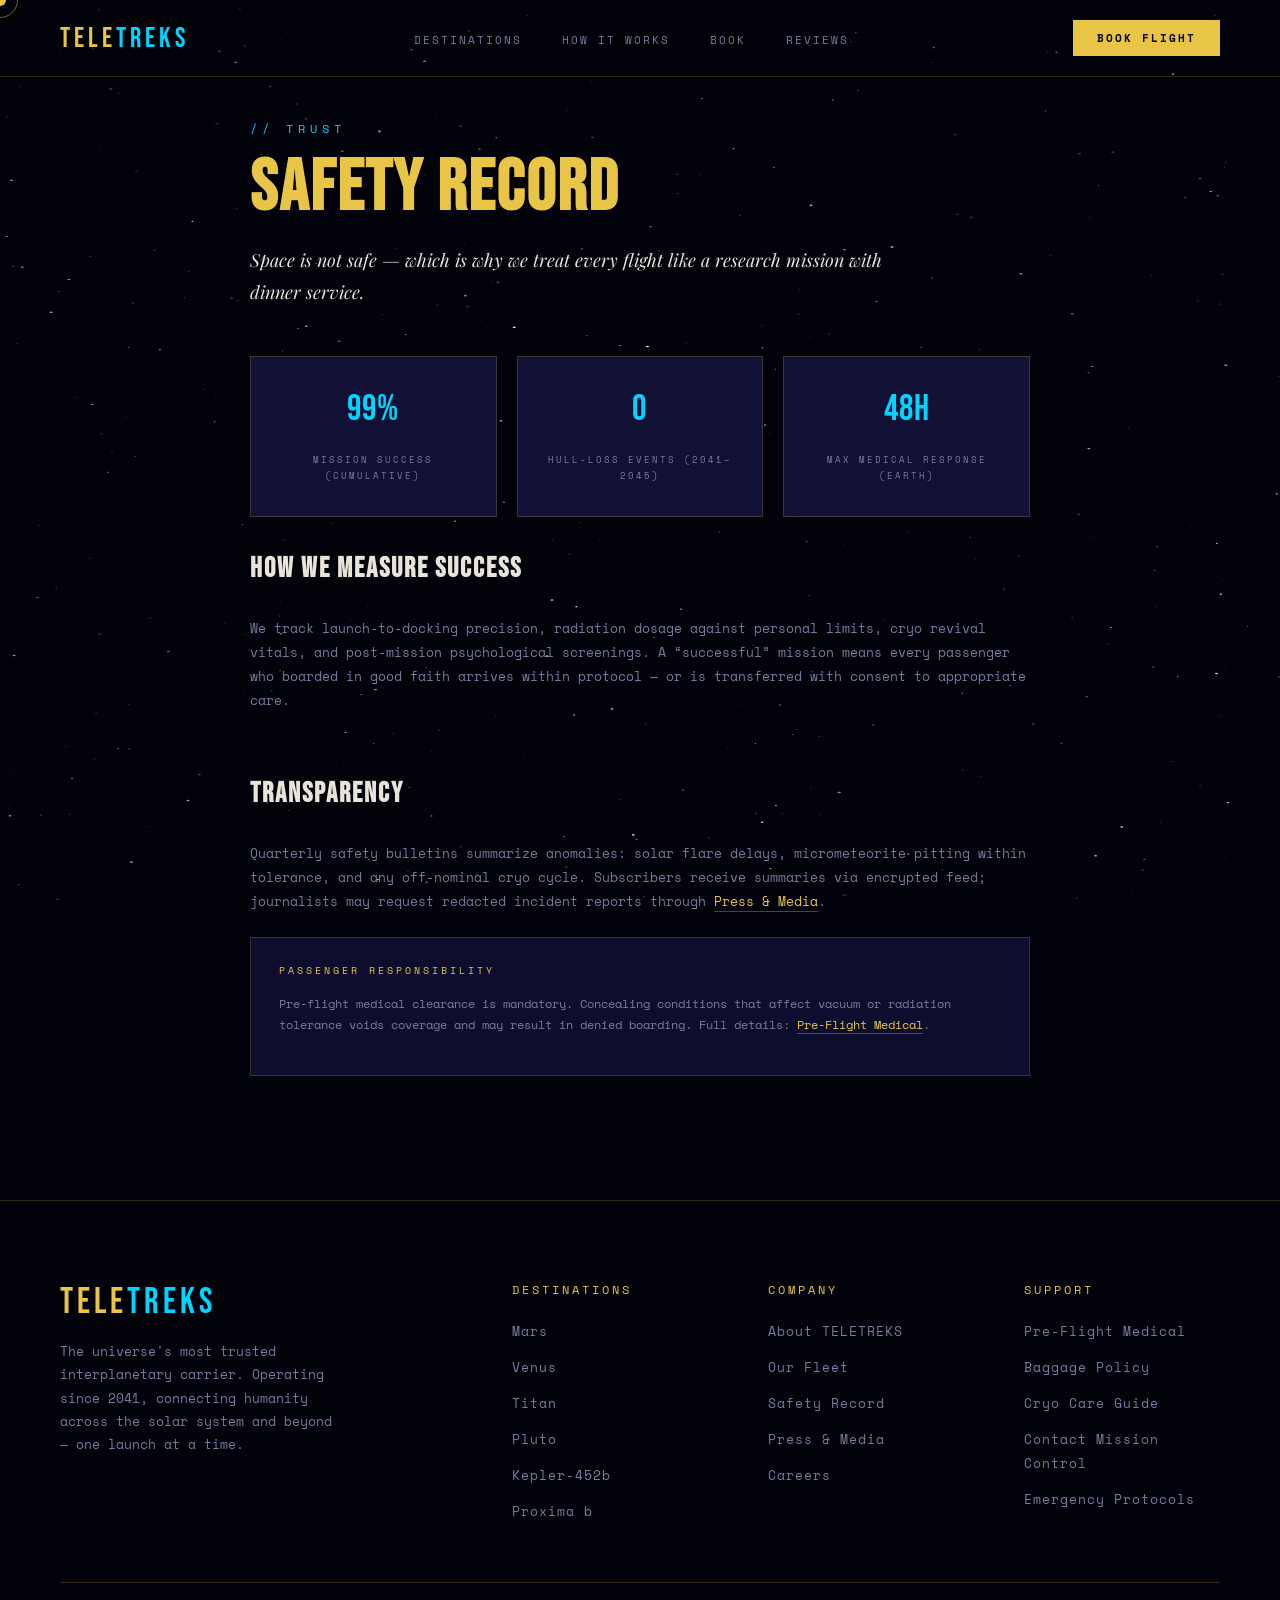
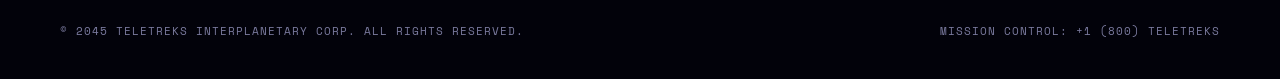
<file: docs/safety.html>
<!DOCTYPE html>
<html lang="en">
<head>
<meta charset="UTF-8">
<meta name="viewport" content="width=device-width, initial-scale=1.0">
<title>Safety Record — TELETREKS</title>
<link rel="preconnect" href="https://fonts.googleapis.com">
<link href="https://fonts.googleapis.com/css2?family=Bebas+Neue&family=Space+Mono:ital,wght@0,400;0,700;1,400&family=Playfair+Display:ital,wght@0,400;1,600&display=swap" rel="stylesheet">
<link rel="stylesheet" href="css/pages.css">
</head>
<body>

<div class="cursor" id="cursor"></div>
<div class="cursor-ring" id="cursorRing"></div>
<canvas class="stars-canvas" id="starsCanvas"></canvas>

<nav>
  <a href="index.html" class="nav-logo">TELE<span>TREKS</span></a>
  <ul class="nav-links">
    <li><a href="index.html#destinations">Destinations</a></li>
    <li><a href="index.html#how">How It Works</a></li>
    <li><a href="index.html#book">Book</a></li>
    <li><a href="index.html#testimonials">Reviews</a></li>
  </ul>
  <button type="button" class="nav-cta" onclick="location.href='index.html#book'">Book Flight</button>
</nav>

<main class="sub-main">
  <header class="sub-hero">
    <p class="section-label">// Trust</p>
    <h1 class="sub-title">Safety Record</h1>
    <p class="sub-lead">Space is not safe — which is why we treat every flight like a research mission with dinner service.</p>
  </header>

  <article class="prose">
    <div class="stat-grid">
      <div class="stat-box">
        <div class="stat-num">99%</div>
        <p class="stat-label">Mission success (cumulative)</p>
      </div>
      <div class="stat-box">
        <div class="stat-num">0</div>
        <p class="stat-label">Hull-loss events (2041–2045)</p>
      </div>
      <div class="stat-box">
        <div class="stat-num">48h</div>
        <p class="stat-label">Max medical response (Earth)</p>
      </div>
    </div>

    <h2>How we measure success</h2>
    <p>We track launch-to-docking precision, radiation dosage against personal limits, cryo revival vitals, and post-mission psychological screenings. A “successful” mission means every passenger who boarded in good faith arrives within protocol — or is transferred with consent to appropriate care.</p>

    <h2>Transparency</h2>
    <p>Quarterly safety bulletins summarize anomalies: solar flare delays, micrometeorite pitting within tolerance, and any off-nominal cryo cycle. Subscribers receive summaries via encrypted feed; journalists may request redacted incident reports through <a href="press.html">Press &amp; Media</a>.</p>

    <div class="callout">
      <p class="callout-label">Passenger responsibility</p>
      <p>Pre-flight medical clearance is mandatory. Concealing conditions that affect vacuum or radiation tolerance voids coverage and may result in denied boarding. Full details: <a href="preflight-medical.html">Pre-Flight Medical</a>.</p>
    </div>
  </article>
</main>

<footer>
  <div class="footer-top">
    <div>
      <a href="index.html" class="footer-logo-link"><div class="footer-logo">TELE<span>TREKS</span></div></a>
      <p class="footer-desc">The universe's most trusted interplanetary carrier. Operating since 2041, connecting humanity across the solar system and beyond — one launch at a time.</p>
    </div>
    <div>
      <p class="footer-col-title">Destinations</p>
      <ul class="footer-links">
        <li><a href="index.html#destinations">Mars</a></li>
        <li><a href="index.html#destinations">Venus</a></li>
        <li><a href="index.html#destinations">Titan</a></li>
        <li><a href="index.html#destinations">Pluto</a></li>
        <li><a href="index.html#destinations">Kepler-452b</a></li>
        <li><a href="index.html#destinations">Proxima b</a></li>
      </ul>
    </div>
    <div>
      <p class="footer-col-title">Company</p>
      <ul class="footer-links">
        <li><a href="about.html">About TELETREKS</a></li>
        <li><a href="fleet.html">Our Fleet</a></li>
        <li><a href="safety.html">Safety Record</a></li>
        <li><a href="press.html">Press &amp; Media</a></li>
        <li><a href="careers.html">Careers</a></li>
      </ul>
    </div>
    <div>
      <p class="footer-col-title">Support</p>
      <ul class="footer-links">
        <li><a href="preflight-medical.html">Pre-Flight Medical</a></li>
        <li><a href="baggage.html">Baggage Policy</a></li>
        <li><a href="cryo-care.html">Cryo Care Guide</a></li>
        <li><a href="contact.html">Contact Mission Control</a></li>
        <li><a href="emergency.html">Emergency Protocols</a></li>
      </ul>
    </div>
  </div>
  <div class="footer-bottom">
    <span>© 2045 TELETREKS INTERPLANETARY CORP. ALL RIGHTS RESERVED.</span>
    <span>MISSION CONTROL: +1 (800) TELETREKS</span>
  </div>
</footer>

<script src="js/site.js"></script>
</body>
</html>
</file>
<file: docs/css/pages.css>
:root {
  --void: #02020a;
  --deep: #070720;
  --surface: #0d0d2e;
  --panel: #111136;
  --accent: #e8c547;
  --accent2: #ff6b35;
  --accent3: #00d4ff;
  --text: #e8e4d9;
  --muted: #7a7a9e;
  --border: rgba(232,197,71,0.2);
}

* { margin: 0; padding: 0; box-sizing: border-box; }

html { scroll-behavior: smooth; }

body {
  background: var(--void);
  color: var(--text);
  font-family: 'Space Mono', monospace;
  overflow-x: hidden;
  cursor: none;
}

/* Custom cursor */
.cursor {
  position: fixed;
  width: 12px; height: 12px;
  background: var(--accent);
  border-radius: 50%;
  pointer-events: none;
  z-index: 9999;
  transform: translate(-50%, -50%);
  transition: transform 0.1s, width 0.2s, height 0.2s, background 0.2s;
  mix-blend-mode: screen;
}
.cursor-ring {
  position: fixed;
  width: 36px; height: 36px;
  border: 1px solid var(--accent);
  border-radius: 50%;
  pointer-events: none;
  z-index: 9998;
  transform: translate(-50%, -50%);
  transition: transform 0.15s ease-out, width 0.2s, height 0.2s, opacity 0.2s;
  opacity: 0.5;
}

/* Stars background */
.stars-canvas {
  position: fixed;
  top: 0; left: 0;
  width: 100%; height: 100%;
  pointer-events: none;
  z-index: 0;
}

/* NAV */
nav {
  position: fixed;
  top: 0; left: 0; right: 0;
  z-index: 100;
  display: flex;
  align-items: center;
  justify-content: space-between;
  padding: 20px 60px;
  background: linear-gradient(to bottom, rgba(2,2,10,0.95), transparent);
  border-bottom: 1px solid var(--border);
}

.nav-logo {
  font-family: 'Bebas Neue', sans-serif;
  font-size: 28px;
  letter-spacing: 4px;
  color: var(--accent);
  text-decoration: none;
}
.nav-logo span { color: var(--accent3); }

.nav-links {
  display: flex;
  gap: 40px;
  list-style: none;
}
.nav-links a {
  color: var(--muted);
  text-decoration: none;
  font-size: 11px;
  letter-spacing: 2px;
  text-transform: uppercase;
  transition: color 0.3s;
}
.nav-links a:hover { color: var(--accent); }

.nav-cta {
  background: var(--accent);
  color: var(--void);
  padding: 10px 24px;
  font-family: 'Space Mono', monospace;
  font-size: 11px;
  letter-spacing: 2px;
  text-transform: uppercase;
  border: none;
  cursor: none;
  transition: background 0.2s, transform 0.2s;
  font-weight: 700;
}
.nav-cta:hover { background: var(--accent2); transform: translateY(-1px); }

/* HERO */
.hero {
  position: relative;
  min-height: 100vh;
  display: flex;
  flex-direction: column;
  align-items: center;
  justify-content: center;
  text-align: center;
  padding: 120px 40px 80px;
  z-index: 1;
  overflow: hidden;
}

.hero-eyebrow {
  font-size: 11px;
  letter-spacing: 6px;
  color: var(--accent3);
  text-transform: uppercase;
  margin-bottom: 24px;
  opacity: 0;
  animation: fadeUp 0.8s 0.3s forwards;
}

.hero-title {
  font-family: 'Bebas Neue', sans-serif;
  font-size: clamp(72px, 14vw, 180px);
  line-height: 0.9;
  letter-spacing: 2px;
  margin-bottom: 8px;
  opacity: 0;
  animation: fadeUp 0.8s 0.5s forwards;
}

.hero-title .line1 { color: var(--text); display: block; }
.hero-title .line2 { 
  color: transparent;
  -webkit-text-stroke: 1px var(--accent);
  display: block; 
}
.hero-title .line3 { color: var(--accent); display: block; }

.hero-sub {
  font-family: 'Playfair Display', serif;
  font-style: italic;
  font-size: clamp(16px, 2vw, 22px);
  color: var(--muted);
  max-width: 600px;
  margin: 32px auto 48px;
  line-height: 1.7;
  opacity: 0;
  animation: fadeUp 0.8s 0.7s forwards;
}

.hero-buttons {
  display: flex;
  gap: 20px;
  justify-content: center;
  flex-wrap: wrap;
  opacity: 0;
  animation: fadeUp 0.8s 0.9s forwards;
}

.btn-primary {
  background: var(--accent);
  color: var(--void);
  padding: 16px 40px;
  font-family: 'Space Mono', monospace;
  font-size: 12px;
  font-weight: 700;
  letter-spacing: 3px;
  text-transform: uppercase;
  border: none;
  cursor: none;
  transition: all 0.2s;
  text-decoration: none;
}
.btn-primary:hover { background: var(--accent2); transform: translateY(-2px); box-shadow: 0 8px 30px rgba(232,197,71,0.3); }

.btn-outline {
  background: transparent;
  color: var(--text);
  padding: 16px 40px;
  font-family: 'Space Mono', monospace;
  font-size: 12px;
  letter-spacing: 3px;
  text-transform: uppercase;
  border: 1px solid var(--border);
  cursor: none;
  transition: all 0.2s;
  text-decoration: none;
}
.btn-outline:hover { border-color: var(--accent); color: var(--accent); transform: translateY(-2px); }

.hero-scroll {
  position: absolute;
  bottom: 40px;
  left: 50%;
  transform: translateX(-50%);
  display: flex;
  flex-direction: column;
  align-items: center;
  gap: 8px;
  color: var(--muted);
  font-size: 10px;
  letter-spacing: 3px;
  text-transform: uppercase;
  animation: fadeUp 0.8s 1.2s forwards;
  opacity: 0;
}

.scroll-line {
  width: 1px;
  height: 60px;
  background: linear-gradient(to bottom, var(--accent), transparent);
  animation: scrollPulse 2s infinite;
}

/* TICKER */
.ticker {
  position: relative;
  z-index: 2;
  background: var(--accent);
  padding: 12px 0;
  overflow: hidden;
  white-space: nowrap;
}
.ticker-inner {
  display: inline-flex;
  gap: 60px;
  animation: ticker 30s linear infinite;
}
.ticker-item {
  font-size: 11px;
  font-weight: 700;
  letter-spacing: 3px;
  text-transform: uppercase;
  color: var(--void);
  flex-shrink: 0;
}
.ticker-dot { color: var(--accent2); margin: 0 8px; }

/* DESTINATIONS */
.section {
  position: relative;
  z-index: 1;
  padding: 120px 60px;
}

.section-label {
  font-size: 12px;
  letter-spacing: 5px;
  color: var(--accent3);
  text-transform: uppercase;
  margin-bottom: 16px;
}

.section-title {
  font-family: 'Bebas Neue', sans-serif;
  font-size: clamp(48px, 8vw, 96px);
  line-height: 1;
  letter-spacing: 2px;
  margin-bottom: 60px;
}

.destinations-grid {
  display: grid;
  grid-template-columns: repeat(auto-fill, minmax(360px, 1fr));
  gap: 2px;
}

.dest-card {
  position: relative;
  overflow: hidden;
  background: var(--surface);
  border: 1px solid var(--border);
  cursor: none;
  transition: transform 0.4s cubic-bezier(0.23, 1, 0.32, 1);
}
.dest-card:hover { transform: translateY(-6px); z-index: 2; }
.dest-card:hover .dest-overlay { opacity: 1; }
.dest-card:hover .dest-visual { transform: scale(1.05); }
.dest-card:hover .dest-buy { transform: translateY(0); opacity: 1; }

.dest-visual {
  height: 280px;
  display: flex;
  align-items: center;
  justify-content: center;
  transition: transform 0.6s cubic-bezier(0.23, 1, 0.32, 1);
  position: relative;
  overflow: hidden;
}

.planet-sphere {
  border-radius: 50%;
  position: relative;
  box-shadow: inset -20px -10px 40px rgba(0,0,0,0.5);
  animation: float 6s ease-in-out infinite;
}

/* Mars */
.mars .dest-visual { background: radial-gradient(ellipse at 30% 30%, #3a1a0a 0%, #1a0a04 100%); }
.mars .planet-sphere {
  width: 160px; height: 160px;
  background: radial-gradient(circle at 35% 35%, #c1440e, #8b2500 50%, #5a1500);
  box-shadow: inset -20px -10px 40px rgba(0,0,0,0.6), 0 0 60px rgba(193,68,14,0.3);
}
.mars .planet-sphere::after {
  content: '';
  position: absolute;
  top: 20%; left: 15%;
  width: 30%; height: 8%;
  background: rgba(180,90,50,0.4);
  border-radius: 50%;
  transform: rotate(-10deg);
}

/* Venus */
.venus .dest-visual { background: radial-gradient(ellipse at 30% 30%, #2a2000 0%, #0f0800 100%); }
.venus .planet-sphere {
  width: 170px; height: 170px;
  background: radial-gradient(circle at 35% 35%, #e8c95a, #c9980a 40%, #8a6200);
  box-shadow: inset -20px -10px 40px rgba(0,0,0,0.5), 0 0 80px rgba(232,201,90,0.4);
}
.venus .planet-sphere::before {
  content: '';
  position: absolute;
  inset: 0;
  border-radius: 50%;
  background: repeating-linear-gradient(170deg, transparent, transparent 8px, rgba(255,255,255,0.05) 8px, rgba(255,255,255,0.05) 10px);
}

/* Pluto */
.pluto .dest-visual { background: radial-gradient(ellipse at 30% 30%, #0a0a1a 0%, #020208 100%); }
.pluto .planet-sphere {
  width: 120px; height: 120px;
  background: radial-gradient(circle at 35% 35%, #b8a898, #9a8070 40%, #6a5040);
  box-shadow: inset -15px -8px 30px rgba(0,0,0,0.7), 0 0 40px rgba(184,168,152,0.2);
}

/* Kepler-452b */
.kepler .dest-visual { background: radial-gradient(ellipse at 30% 30%, #001a10 0%, #000a05 100%); }
.kepler .planet-sphere {
  width: 190px; height: 190px;
  background: radial-gradient(circle at 35% 35%, #4a9a3a, #2a7a1a 30%, #1a5a10 60%, #0a3a08);
  box-shadow: inset -20px -10px 40px rgba(0,0,0,0.5), 0 0 80px rgba(74,154,58,0.3);
}
.kepler .planet-sphere::before {
  content: '';
  position: absolute;
  top: 30%; left: 20%;
  width: 50%; height: 30%;
  background: rgba(70,130,200,0.3);
  border-radius: 40%;
  transform: rotate(15deg);
}

/* Proxima Centauri b */
.proxima .dest-visual { background: radial-gradient(ellipse at 30% 30%, #1a0a1a 0%, #080408 100%); }
.proxima .planet-sphere {
  width: 150px; height: 150px;
  background: radial-gradient(circle at 35% 35%, #9a3a9a, #5a1a7a 40%, #2a0a4a);
  box-shadow: inset -20px -10px 40px rgba(0,0,0,0.6), 0 0 70px rgba(154,58,154,0.3);
}

/* Titan */
.titan .dest-visual { background: radial-gradient(ellipse at 30% 30%, #1a1000 0%, #080500 100%); }
.titan .planet-sphere {
  width: 145px; height: 145px;
  background: radial-gradient(circle at 35% 35%, #d4843a, #a4540a 40%, #743400);
  box-shadow: inset -20px -10px 40px rgba(0,0,0,0.6), 0 0 60px rgba(212,132,58,0.3);
}
.titan .planet-sphere::after {
  content: '';
  position: absolute;
  inset: -15px;
  border-radius: 50%;
  background: radial-gradient(circle, transparent 55%, rgba(180,110,40,0.15) 65%, transparent 75%);
}

.dest-overlay {
  position: absolute;
  inset: 0;
  background: linear-gradient(to top, var(--void) 0%, transparent 50%);
  opacity: 0.7;
  transition: opacity 0.4s;
}

.dest-content {
  padding: 28px;
  position: relative;
}

.dest-tag {
  display: inline-block;
  font-size: 9px;
  letter-spacing: 3px;
  text-transform: uppercase;
  color: var(--accent3);
  border: 1px solid rgba(0,212,255,0.3);
  padding: 4px 10px;
  margin-bottom: 14px;
}

.dest-name {
  font-family: 'Bebas Neue', sans-serif;
  font-size: 42px;
  letter-spacing: 2px;
  line-height: 1;
  margin-bottom: 8px;
}

.dest-distance {
  font-size: 10px;
  color: var(--muted);
  letter-spacing: 2px;
  margin-bottom: 16px;
}

.dest-desc {
  font-size: 12px;
  color: var(--muted);
  line-height: 1.8;
  margin-bottom: 24px;
}

.dest-price-row {
  display: flex;
  align-items: flex-end;
  justify-content: space-between;
  gap: 16px;
}

.dest-price-label {
  font-size: 9px;
  letter-spacing: 2px;
  color: var(--muted);
  text-transform: uppercase;
  margin-bottom: 4px;
}

.dest-price {
  font-family: 'Bebas Neue', sans-serif;
  font-size: 36px;
  color: var(--accent);
  letter-spacing: 1px;
  line-height: 1;
}

.dest-buy {
  background: var(--accent);
  color: var(--void);
  padding: 14px 24px;
  font-size: 11px;
  font-weight: 700;
  letter-spacing: 2px;
  text-transform: uppercase;
  border: none;
  cursor: none;
  transform: translateY(4px);
  opacity: 0;
  transition: all 0.3s cubic-bezier(0.23, 1, 0.32, 1);
  white-space: nowrap;
  width: 150px;
}
.dest-buy:hover { background: var(--accent2); }

.dest-actions {
  display: flex;
  flex-direction: column;
  align-items: flex-end;
  gap: 10px;
}

.dest-guide {
  background: transparent;
  color: var(--accent3);
  border: 1px solid rgba(0,212,255,0.45);
  padding: 12px 22px;
  font-family: 'Space Mono', monospace;
  font-size: 10px;
  font-weight: 700;
  letter-spacing: 2px;
  text-transform: uppercase;
  cursor: none;
  transform: translateY(4px);
  opacity: 0;
  transition: all 0.3s cubic-bezier(0.23, 1, 0.32, 1);
  white-space: nowrap;
  width: 150px;
}
.dest-guide:hover {
  background: rgba(0,212,255,0.08);
  border-color: var(--accent3);
  color: var(--text);
}
.dest-card:hover .dest-guide { transform: translateY(0); opacity: 1; }

.dest-features {
  display: flex;
  gap: 16px;
  flex-wrap: wrap;
  margin-bottom: 20px;
}
.dest-feat {
  font-size: 9px;
  letter-spacing: 1px;
  color: var(--accent);
  border-left: 2px solid var(--accent);
  padding-left: 8px;
}

/* HOW IT WORKS */
.how-section {
  background: var(--deep);
  border-top: 1px solid var(--border);
  border-bottom: 1px solid var(--border);
}

.steps-grid {
  display: grid;
  grid-template-columns: repeat(auto-fit, minmax(220px, 1fr));
  gap: 40px;
  margin-top: 60px;
}

.step {
  position: relative;
  padding: 40px 30px;
  border: 1px solid var(--border);
  transition: border-color 0.3s, transform 0.3s;
}
.step:hover { border-color: var(--accent); transform: translateY(-4px); }

.step-num {
  font-family: 'Bebas Neue', sans-serif;
  font-size: 80px;
  color: rgba(232,197,71,0.08);
  line-height: 1;
  position: absolute;
  top: 10px; right: 20px;
}

.step-icon {
  font-size: 32px;
  margin-bottom: 20px;
}

.step-title {
  font-family: 'Bebas Neue', sans-serif;
  font-size: 28px;
  letter-spacing: 1px;
  margin-bottom: 12px;
  color: var(--accent);
}

.step-desc {
  font-size: 13px;
  color: var(--muted);
  line-height: 1.8;
}

/* BOOKING FORM */
.booking-section {
  position: relative;
  overflow: hidden;
}

.booking-section::before {
  content: '';
  position: absolute;
  top: -200px; right: -200px;
  width: 600px; height: 600px;
  background: radial-gradient(circle, rgba(232,197,71,0.04) 0%, transparent 70%);
  pointer-events: none;
}

.booking-form {
  background: var(--panel);
  border: 1px solid var(--border);
  padding: 60px;
  max-width: 800px;
  margin: 60px auto 0;
}

.form-title {
  font-family: 'Bebas Neue', sans-serif;
  font-size: 48px;
  letter-spacing: 2px;
  margin-bottom: 8px;
}

.form-sub {
  font-size: 13px;
  color: var(--accent3);
  margin-bottom: 40px;
  letter-spacing: 1px;
}

.form-grid {
  display: grid;
  grid-template-columns: 1fr 1fr;
  gap: 20px;
  margin-bottom: 20px;
}

.form-group {
  display: flex;
  flex-direction: column;
  gap: 8px;
}

.form-group.full { grid-column: 1 / -1; }

.form-label {
  font-size: 10px;
  letter-spacing: 3px;
  text-transform: uppercase;
  color: var(--accent3);
}

.form-input, .form-select {
  background: var(--surface);
  border: 1px solid var(--border);
  color: var(--text);
  padding: 14px 16px;
  font-family: 'Space Mono', monospace;
  font-size: 13px;
  outline: none;
  transition: border-color 0.2s;
  cursor: none;
  appearance: none;
  -webkit-appearance: none;
}
.form-input:focus, .form-select:focus { border-color: var(--accent); }
.form-input::placeholder { color: var(--muted); }

.form-select-wrap {
  position: relative;
}
.form-select-wrap::after {
  content: '▾';
  position: absolute;
  right: 16px;
  top: 50%;
  transform: translateY(-50%);
  color: var(--accent);
  pointer-events: none;
}

.cabin-options {
  display: grid;
  grid-template-columns: repeat(3, 1fr);
  gap: 12px;
}

.cabin-opt {
  position: relative;
}
.cabin-opt input[type="radio"] {
  position: absolute;
  opacity: 0;
  pointer-events: none;
}
.cabin-label {
  display: block;
  padding: 16px;
  border: 1px solid var(--border);
  text-align: center;
  cursor: none;
  transition: all 0.2s;
}
.cabin-opt input:checked + .cabin-label {
  border-color: var(--accent);
  background: rgba(232,197,71,0.08);
  color: var(--accent);
}
.cabin-label:hover { border-color: var(--muted); }
.cabin-name {
  font-size: 11px;
  font-weight: 700;
  letter-spacing: 2px;
  text-transform: uppercase;
}
.cabin-price {
  font-size: 10px;
  color: var(--muted);
  margin-top: 4px;
}
.cabin-opt input:checked + .cabin-label .cabin-price { color: var(--accent); }

.form-btn {
  width: 100%;
  background: var(--accent);
  color: var(--void);
  padding: 20px;
  font-family: 'Space Mono', monospace;
  font-size: 13px;
  font-weight: 700;
  letter-spacing: 4px;
  text-transform: uppercase;
  border: none;
  cursor: none;
  margin-top: 32px;
  transition: all 0.2s;
}
.form-btn:hover { background: var(--accent2); transform: translateY(-2px); box-shadow: 0 8px 40px rgba(232,197,71,0.25); }

/* STATS BAR */
.stats-bar {
  background: var(--surface);
  border-top: 1px solid var(--border);
  border-bottom: 1px solid var(--border);
  padding: 60px;
  display: grid;
  grid-template-columns: repeat(4, 1fr);
  gap: 40px;
  text-align: center;
}

.stats-bar .stat-num {
  font-family: 'Bebas Neue', sans-serif;
  font-size: 56px;
  color: var(--accent);
  line-height: 1;
}
.stats-bar .stat-label {
  font-size: 10px;
  letter-spacing: 3px;
  color: var(--muted);
  text-transform: uppercase;
  margin-top: 8px;
}

/* TESTIMONIALS */
.testimonials {
  position: relative;
  overflow: hidden;
}

.testi-grid {
  display: grid;
  grid-template-columns: repeat(auto-fit, minmax(300px, 1fr));
  gap: 2px;
  margin-top: 60px;
}

.testi-card {
  background: var(--surface);
  border: 1px solid var(--border);
  padding: 40px;
  transition: border-color 0.3s;
}
.testi-card:hover { border-color: var(--accent); }

.testi-stars {
  color: var(--accent);
  font-size: 14px;
  letter-spacing: 2px;
  margin-bottom: 20px;
}

.testi-quote {
  font-family: 'Playfair Display', serif;
  font-style: italic;
  font-size: 15px;
  line-height: 1.8;
  color: var(--text);
  margin-bottom: 24px;
}

.testi-author {
  font-size: 10px;
  letter-spacing: 2px;
  color: var(--accent3);
  text-transform: uppercase;
}

.testi-dest {
  font-size: 10px;
  color: var(--muted);
  margin-top: 4px;
  letter-spacing: 1px;
}

/* FOOTER */
footer {
  position: relative;
  z-index: 1;
  background: var(--void);
  border-top: 1px solid var(--border);
  padding: 80px 60px 40px;
}

.footer-top {
  display: grid;
  grid-template-columns: 2fr 1fr 1fr 1fr;
  gap: 60px;
  margin-bottom: 60px;
}

.footer-logo-link {
  text-decoration: none;
  display: inline-block;
}
.footer-logo {
  font-family: 'Bebas Neue', sans-serif;
  font-size: 36px;
  letter-spacing: 4px;
  color: var(--accent);
  margin-bottom: 16px;
}
.footer-logo span { color: var(--accent3); }

.footer-desc {
  font-size: 13px;
  color: var(--muted);
  line-height: 1.8;
  max-width: 280px;
}

.footer-col-title {
  font-size: 12px;
  letter-spacing: 3px;
  text-transform: uppercase;
  color: var(--accent);
  margin-bottom: 20px;
}

.footer-links {
  list-style: none;
  display: flex;
  flex-direction: column;
  gap: 12px;
}
.footer-links a {
  font-size: 13px;
  color: var(--muted);
  text-decoration: none;
  transition: color 0.2s;
  letter-spacing: 1px;
}
.footer-links a:hover { color: var(--text); }

.footer-bottom {
  display: flex;
  align-items: center;
  justify-content: space-between;
  padding-top: 40px;
  border-top: 1px solid var(--border);
  font-size: 11px;
  color: var(--muted);
  letter-spacing: 1px;
  flex-wrap: wrap;
  gap: 16px;
}

/* MODAL */
.modal-overlay {
  position: fixed;
  inset: 0;
  background: rgba(2,2,10,0.95);
  z-index: 1000;
  display: flex;
  align-items: center;
  justify-content: center;
  opacity: 0;
  pointer-events: none;
  transition: opacity 0.3s;
  backdrop-filter: blur(8px);
}
.modal-overlay.active { opacity: 1; pointer-events: all; }

.modal {
  background: var(--panel);
  border: 1px solid var(--border);
  padding: 60px;
  max-width: 560px;
  width: 90%;
  text-align: center;
  transform: translateY(20px);
  transition: transform 0.3s;
  position: relative;
}
.modal-overlay.active .modal { transform: translateY(0); }

.modal-close {
  position: absolute;
  top: 20px; right: 24px;
  background: none;
  border: none;
  color: var(--muted);
  font-size: 20px;
  cursor: none;
  transition: color 0.2s;
  font-family: 'Space Mono', monospace;
}
.modal-close:hover { color: var(--accent); }

.modal-icon { font-size: 60px; margin-bottom: 24px; }

.modal-title {
  font-family: 'Bebas Neue', sans-serif;
  font-size: 48px;
  letter-spacing: 2px;
  color: var(--accent);
  margin-bottom: 12px;
}

.modal-body {
  font-size: 13px;
  color: var(--muted);
  line-height: 1.8;
  margin-bottom: 32px;
}

.modal-detail {
  background: var(--surface);
  border: 1px solid var(--border);
  padding: 20px;
  margin-bottom: 32px;
  text-align: left;
}

.modal-row {
  display: flex;
  justify-content: space-between;
  font-size: 12px;
  padding: 8px 0;
  border-bottom: 1px solid var(--border);
}
.modal-row:last-child { border-bottom: none; }
.modal-row-label { color: var(--muted); letter-spacing: 1px; }
.modal-row-val { color: var(--text); }

.modal-confirm {
  width: 100%;
  background: var(--accent);
  color: var(--void);
  padding: 18px;
  font-family: 'Space Mono', monospace;
  font-size: 12px;
  font-weight: 700;
  letter-spacing: 3px;
  text-transform: uppercase;
  border: none;
  cursor: none;
  transition: all 0.2s;
}
.modal-confirm:hover { background: var(--accent2); }

/* DESTINATION FIELD GUIDE POPUP */
.guide-overlay {
  position: fixed;
  inset: 0;
  background: rgba(2,2,10,0.92);
  z-index: 1001;
  display: flex;
  align-items: center;
  justify-content: center;
  padding: 24px;
  opacity: 0;
  pointer-events: none;
  transition: opacity 0.3s;
  backdrop-filter: blur(10px);
}
.guide-overlay.active { opacity: 1; pointer-events: all; }

.guide-modal {
  background: var(--panel);
  border: 1px solid var(--border);
  max-width: 720px;
  width: 100%;
  max-height: min(85vh, 900px);
  display: flex;
  flex-direction: column;
  transform: translateY(16px);
  transition: transform 0.35s cubic-bezier(0.23, 1, 0.32, 1);
  position: relative;
  text-align: left;
}
.guide-overlay.active .guide-modal { transform: translateY(0); }

.guide-header {
  padding: 28px 28px 0 56px;
  flex-shrink: 0;
  border-bottom: 1px solid var(--border);
  padding-bottom: 20px;
}
.guide-icon {
  font-size: 42px;
  display: block;
  margin-bottom: 8px;
  line-height: 1;
}
.guide-modal-title {
  font-family: 'Bebas Neue', sans-serif;
  font-size: clamp(36px, 6vw, 52px);
  letter-spacing: 2px;
  color: var(--accent);
  line-height: 1.05;
}
.guide-sub {
  font-size: 11px;
  letter-spacing: 3px;
  text-transform: uppercase;
  color: var(--accent3);
  margin-top: 8px;
}

.guide-scroll {
  overflow-y: auto;
  padding: 24px 28px 32px 56px;
  flex: 1;
  min-height: 0;
}
.guide-scroll::-webkit-scrollbar { width: 6px; }
.guide-scroll::-webkit-scrollbar-thumb {
  background: rgba(232,197,71,0.25);
  border-radius: 3px;
}

.guide-lead {
  font-family: 'Playfair Display', serif;
  font-style: italic;
  font-size: 15px;
  color: var(--muted);
  line-height: 1.75;
  margin-bottom: 28px;
  padding-bottom: 24px;
  border-bottom: 1px solid var(--border);
}

.guide-h3 {
  font-family: 'Bebas Neue', sans-serif;
  font-size: 22px;
  letter-spacing: 2px;
  color: var(--text);
  margin-bottom: 14px;
  margin-top: 8px;
}
.guide-h3:first-of-type { margin-top: 0; }

.guide-list {
  list-style: none;
  margin-bottom: 28px;
  padding: 0;
}
.guide-list li {
  font-size: 12px;
  color: var(--muted);
  line-height: 1.75;
  padding: 10px 0 10px 20px;
  border-left: 2px solid rgba(232,197,71,0.35);
  margin-bottom: 6px;
}
.guide-list li strong {
  color: var(--text);
  font-weight: 700;
}

.guide-quote {
  font-size: 12px;
  font-style: italic;
  color: var(--accent3);
  line-height: 1.7;
  padding: 16px 20px;
  background: var(--surface);
  border: 1px solid var(--border);
  margin-top: 8px;
}

.guide-close {
  position: absolute;
  top: 20px;
  right: 20px;
  background: none;
  border: none;
  color: var(--muted);
  font-size: 20px;
  cursor: none;
  transition: color 0.2s;
  font-family: 'Space Mono', monospace;
  z-index: 2;
}
.guide-close:hover { color: var(--accent); }

@media (max-width: 768px) {
  .guide-header { padding: 24px 48px 16px 24px; }
  .guide-scroll { padding: 20px 24px 28px; }
}

/* ANIMATIONS */
@keyframes fadeUp {
  from { opacity: 0; transform: translateY(30px); }
  to { opacity: 1; transform: translateY(0); }
}

@keyframes float {
  0%, 100% { transform: translateY(0px); }
  50% { transform: translateY(-12px); }
}

@keyframes ticker {
  from { transform: translateX(0); }
  to { transform: translateX(-50%); }
}

@keyframes scrollPulse {
  0%, 100% { opacity: 1; }
  50% { opacity: 0.2; }
}

@keyframes twinkle {
  0%, 100% { opacity: 1; }
  50% { opacity: 0.3; }
}

/* RESPONSIVE */
@media (max-width: 768px) {
  nav { padding: 16px 24px; }
  .nav-links { display: none; }
  .section { padding: 80px 24px; }
  .booking-form { padding: 32px 24px; }
  .form-grid { grid-template-columns: 1fr; }
  .cabin-options { grid-template-columns: 1fr; }
  .stats-bar { grid-template-columns: repeat(2, 1fr); padding: 40px 24px; }
  .footer-top { grid-template-columns: 1fr 1fr; }
  .modal { padding: 40px 24px; }
}

/* --- Interior / subpages (shared with index.html via this file) --- */
.sub-main {
  position: relative;
  z-index: 1;
  padding: 120px 60px 100px;
  max-width: 900px;
  margin: 0 auto;
}

.sub-hero {
  margin-bottom: 48px;
}

.sub-title {
  font-family: 'Bebas Neue', sans-serif;
  font-size: clamp(40px, 8vw, 72px);
  line-height: 1;
  letter-spacing: 2px;
  color: var(--accent);
  margin-bottom: 20px;
}

.sub-lead {
  font-family: 'Playfair Display', serif;
  font-style: italic;
  font-size: clamp(15px, 2vw, 18px);
  color: var(--text);
  line-height: 1.75;
  max-width: 640px;
}

.prose {
  font-size: 13px;
  color: var(--muted);
  line-height: 1.85;
}

.prose p { margin-bottom: 1.25em; }
.prose h2 {
  font-family: 'Bebas Neue', sans-serif;
  font-size: 28px;
  letter-spacing: 2px;
  color: var(--text);
  margin: 2em 0 0.75em;
}
.prose h2:first-of-type { margin-top: 0; }
.prose h3 {
  font-size: 11px;
  letter-spacing: 3px;
  text-transform: uppercase;
  color: var(--accent3);
  margin: 1.75em 0 0.75em;
}
.prose ul, .prose ol {
  margin: 0 0 1.25em 1.2em;
}
.prose li { margin-bottom: 0.5em; }
.prose strong { color: var(--text); font-weight: 700; }
.prose a {
  color: var(--accent);
  text-decoration: none;
  border-bottom: 1px solid rgba(232,197,71,0.35);
  transition: color 0.2s, border-color 0.2s;
}
.prose a:hover { color: var(--accent2); border-color: var(--accent2); }

.callout {
  background: var(--surface);
  border: 1px solid var(--border);
  padding: 24px 28px;
  margin: 2em 0;
  font-size: 12px;
  color: var(--muted);
  line-height: 1.8;
}
.callout-label {
  font-size: 10px;
  letter-spacing: 3px;
  text-transform: uppercase;
  color: var(--accent);
  margin-bottom: 12px;
}

.stat-grid {
  display: grid;
  grid-template-columns: repeat(auto-fit, minmax(140px, 1fr));
  gap: 20px;
  margin: 2em 0;
}
.stat-box {
  background: var(--panel);
  border: 1px solid var(--border);
  padding: 20px;
  text-align: center;
}
.stat-box .stat-num {
  font-family: 'Bebas Neue', sans-serif;
  font-size: 36px;
  color: var(--accent3);
  letter-spacing: 1px;
}
.stat-box .stat-label {
  font-size: 9px;
  letter-spacing: 2px;
  text-transform: uppercase;
  color: var(--muted);
  margin-top: 8px;
}

.card-grid {
  display: grid;
  grid-template-columns: repeat(auto-fill, minmax(260px, 1fr));
  gap: 20px;
  margin: 2em 0;
}
.info-card {
  border: 1px solid var(--border);
  padding: 24px;
  background: rgba(17,17,54,0.6);
  transition: border-color 0.3s;
}
.info-card:hover { border-color: rgba(232,197,71,0.45); }
.info-card h3 {
  font-family: 'Bebas Neue', sans-serif;
  font-size: 22px;
  letter-spacing: 1px;
  color: var(--accent);
  margin-bottom: 10px;
}
.info-card p {
  font-size: 12px;
  color: var(--muted);
  line-height: 1.75;
}

.contact-block {
  margin-top: 2em;
  padding-top: 2em;
  border-top: 1px solid var(--border);
}
.contact-row {
  display: flex;
  flex-wrap: wrap;
  gap: 12px 32px;
  margin-bottom: 12px;
  font-size: 12px;
}
.contact-row dt {
  color: var(--accent3);
  letter-spacing: 2px;
  text-transform: uppercase;
  font-size: 10px;
  min-width: 120px;
}
.contact-row dd { color: var(--muted); }

@media (max-width: 1024px) {
  .footer-top {
    grid-template-columns: 1fr 1fr;
  }
}

@media (max-width: 768px) {
  .sub-main { padding: 100px 24px 80px; }
}

@media (max-width: 520px) {
  .footer-top { grid-template-columns: 1fr; }
  .footer-bottom { flex-direction: column; align-items: flex-start; }
}
</file>
